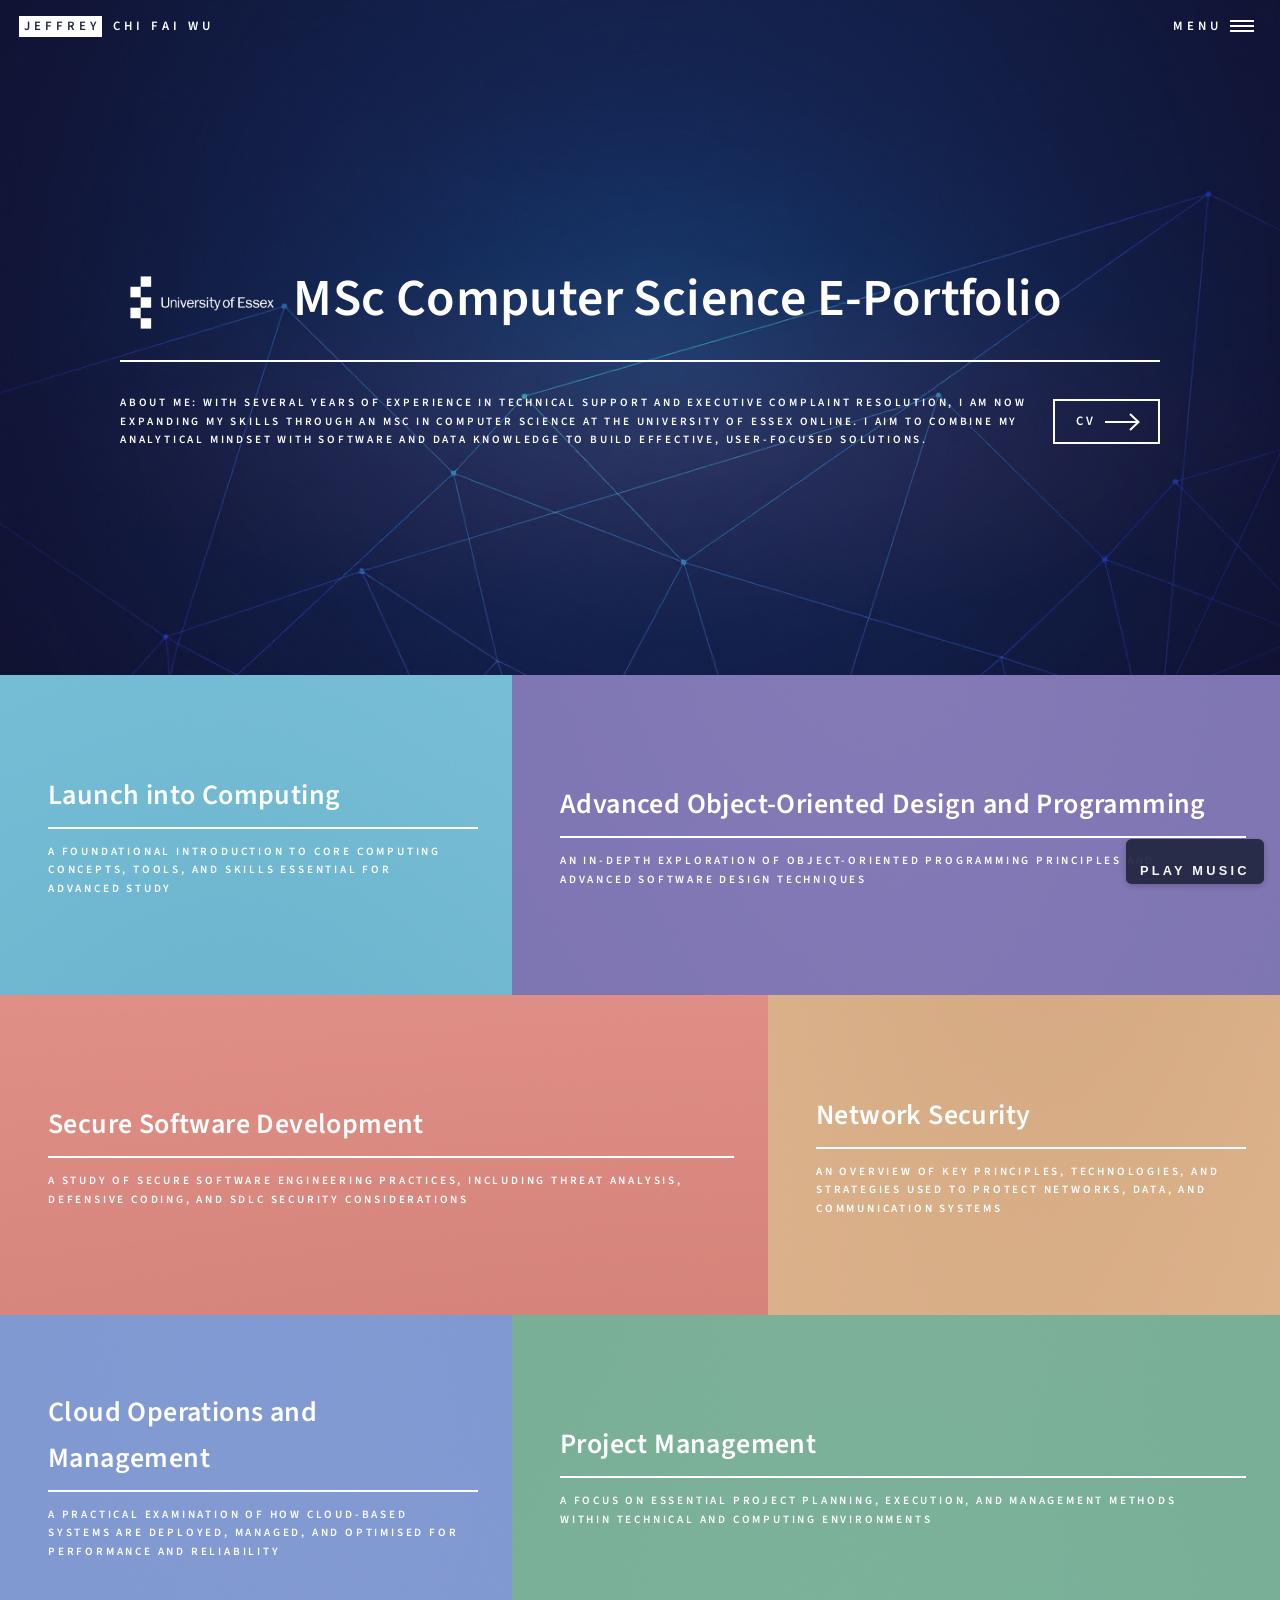
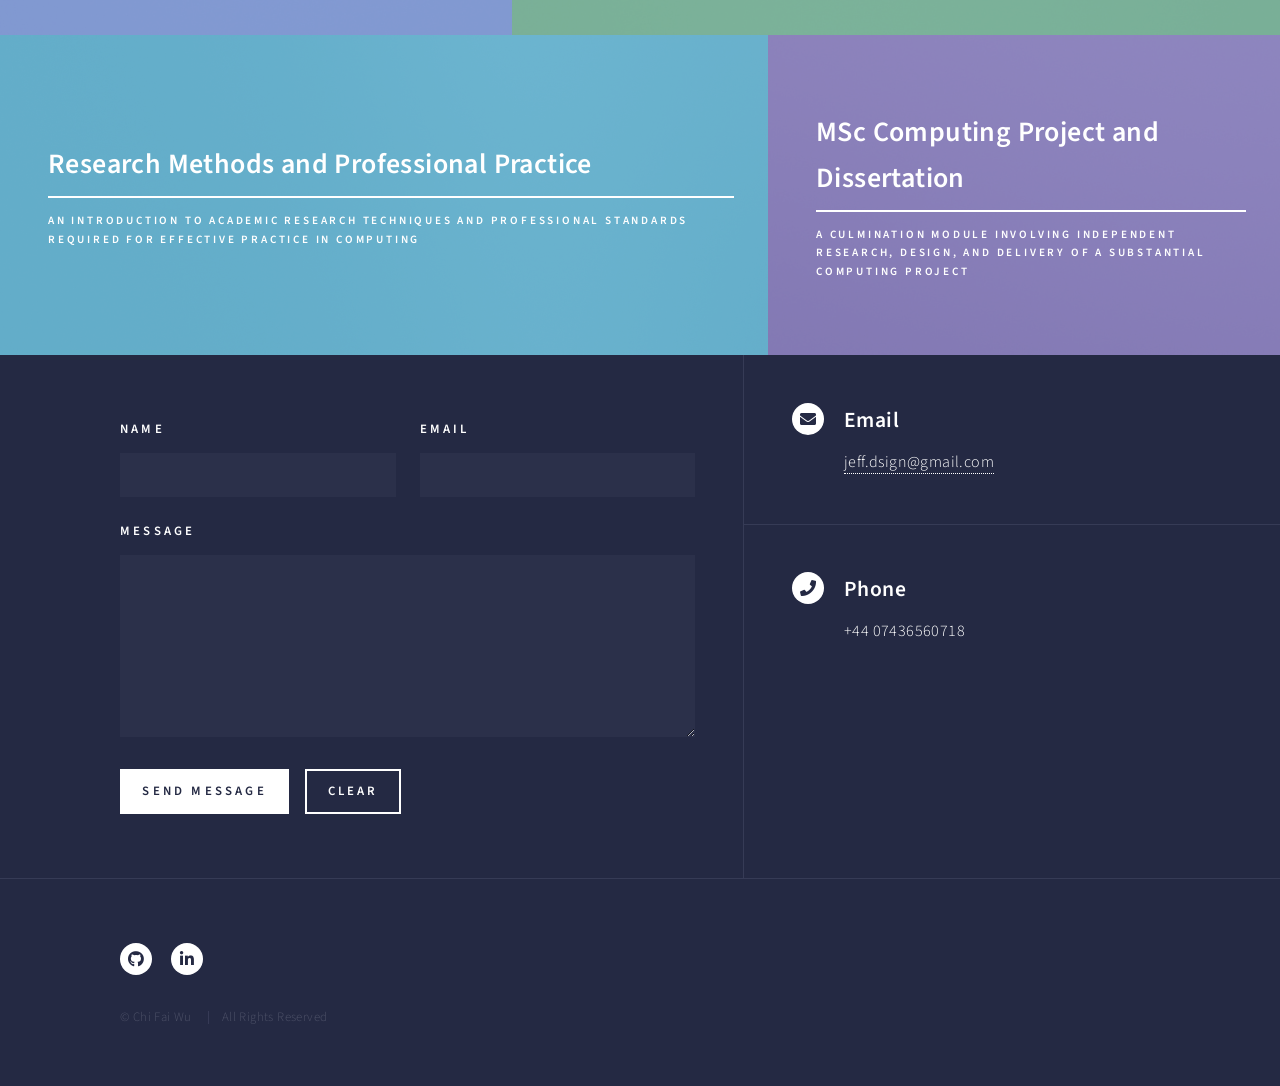
<file: index.html>
<!DOCTYPE HTML>
<!--
	Forty by HTML5 UP
	html5up.net | @ajlkn
	Free for personal and commercial use under the CCA 3.0 license (html5up.net/license)
-->
<html>

<head>
	<title>Chi Fai Wu (Jeffrey)</title>
	<meta charset="utf-8" />
	<meta name="viewport" content="width=device-width, initial-scale=1, user-scalable=no" />
	<link rel="stylesheet" href="assets/css/main.css" />
	<noscript>
		<link rel="stylesheet" href="assets/css/noscript.css" />
	</noscript>
</head>

<body class="is-preload">

	<!-- Wrapper -->
	<div id="wrapper">

		<!-- Header -->
		<header id="header" class="alt">
			<a href="index.html" class="logo"><strong>Jeffrey</strong> <span>Chi Fai Wu</span></a>
			<nav>
				<a href="#menu">Menu</a>
			</nav>
		</header>

		<!-- Menu -->
		<nav id="menu">
			<ul class="links">
				<li><a href="index.html">Home</a></li>
				<li><a href="oop_landing.html">OOP Units</a></li>
				<li><a href="cloud_landing.html">Cloud Units</a></li>

			</ul>

		</nav>

		<!-- Banner -->
		<section id="banner" class="major">
			<div class="inner">
				<header class="major">
					<h1><img src="images/essex-logo.png" alt="University of Essex" class="essex-logo" />MSc Computer
						Science E-Portfolio</h1>
				</header>
				<div class="content">
					<p>About me: With several years of experience in technical support and executive complaint
						resolution, I am now expanding my skills through an MSc in Computer Science at the University of
						Essex Online. I aim to combine my analytical mindset with software and data knowledge to build
						effective, user-focused solutions.</p>
					<ul class="actions">
						<li><a href="https://www.linkedin.com/in/jeffrey-wu-profile" class="button next" target="_blank"
								rel="noopener noreferrer">CV</a></li>
					</ul>
				</div>
			</div>
		</section>

		<!-- Main -->
		<div id="main">

			<!-- One -->
			<section id="one" class="tiles">
				<article>
					<span class="image">
						<img src="images/pic01.jpg" alt="" />
					</span>
					<header class="major">
						<h3>Launch into Computing</h3>
						<p>A foundational introduction to core computing concepts, tools, and skills essential for
							advanced study</p>
					</header>
				</article>
				<article>
					<span class="image">
						<img src="images/pic02.jpg" alt="" />
					</span>
					<header class="major">
						<h3><a href="oop_landing.html" class="link">Advanced Object-Oriented Design and Programming</a>
						</h3>
						<p>An in-depth exploration of object-oriented programming principles and advanced software
							design techniques</p>
					</header>
				</article>
				<article>
					<span class="image">
						<img src="images/pic03.jpg" alt="" />
					</span>
					<header class="major">
						<h3>Secure Software Development</h3>
						<p>A study of secure software engineering practices, including threat analysis, defensive
							coding, and SDLC security considerations</p>
					</header>
				</article>
				<article>
					<span class="image">
						<img src="images/pic04.jpg" alt="" />
					</span>
					<header class="major">
						<h3>Network Security</h3>
						<p>An overview of key principles, technologies, and strategies used to protect networks, data,
							and communication systems</p>
					</header>
				</article>
				<article>
					<span class="image">
						<img src="images/pic05.jpg" alt="" />
					</span>
					<header class="major">
						<h3><a href="cloud_landing.html" class="link">Cloud Operations and Management</a>
						</h3>
						<p>A practical examination of how cloud-based systems are deployed, managed, and optimised for
							performance and reliability</p>
					</header>
				</article>
				<article>
					<span class="image">
						<img src="images/pic06.jpg" alt="" />
					</span>
					<header class="major">
						<h3>Project Management</h3>
						<p>A focus on essential project planning, execution, and management methods within technical and
							computing environments</p>
					</header>
				</article>
				<article>
					<span class="image">
						<img src="images/pic07.jpg" alt="" />
					</span>
					<header class="major">
						<h3>Research Methods and Professional Practice</h3>
						<p>An introduction to academic research techniques and professional standards required for
							effective practice in computing</p>
					</header>
				</article>
				<article>
					<span class="image">
						<img src="images/pic08.jpg" alt="" />
					</span>
					<header class="major">
						<h3>MSc Computing Project and Dissertation</h3>
						<p>A culmination module involving independent research, design, and delivery of a substantial
							computing project</p>
					</header>
				</article>
			</section>


		</div>

		<!-- Contact -->
		<section id="contact">
			<div class="inner">
				<section>
					<form method="post" action="#">
						<div class="fields">
							<div class="field half">
								<label for="name">Name</label>
								<input type="text" name="name" id="name" />
							</div>
							<div class="field half">
								<label for="email">Email</label>
								<input type="text" name="email" id="email" />
							</div>
							<div class="field">
								<label for="message">Message</label>
								<textarea name="message" id="message" rows="6"></textarea>
							</div>
						</div>
						<ul class="actions">
							<li><input type="submit" value="Send Message" class="primary" /></li>
							<li><input type="reset" value="Clear" /></li>
						</ul>
					</form>
				</section>
				<section class="split">
					<section>
						<div class="contact-method">
							<span class="icon solid alt fa-envelope"></span>
							<h3>Email</h3>
							<a href="#">jeff.dsign@gmail.com</a>
						</div>
					</section>
					<section>
						<div class="contact-method">
							<span class="icon solid alt fa-phone"></span>
							<h3>Phone</h3>
							<span>+44 07436560718</span>
						</div>
					</section>

				</section>
			</div>
		</section>

		<!-- Footer -->
		<footer id="footer">
			<div class="inner">
				<ul class="icons">

					<li><a href="https://github.com/jeffreywu2025/" class="icon brands alt fa-github"><span
								class="label">GitHub</span></a></li>
					<li><a href="https://www.linkedin.com/in/jeffrey-wu-profile"
							class="icon brands alt fa-linkedin-in"><span class="label">LinkedIn</span></a></li>
				</ul>
				<ul class="copyright">
					<li>&copy; Chi Fai Wu</li>
					<li>All Rights Reserved </li>
				</ul>
			</div>
		</footer>

	</div>

	<!-- Scripts -->
	<script src="assets/js/jquery.min.js"></script>
	<script src="assets/js/jquery.scrolly.min.js"></script>
	<script src="assets/js/jquery.scrollex.min.js"></script>
	<script src="assets/js/browser.min.js"></script>
	<script src="assets/js/breakpoints.min.js"></script>
	<script src="assets/js/util.js"></script>
	<script src="assets/js/main.js"></script>

	<!-- Background audio: face-the-future.mp3 (in `audios/`) -->
	<audio id="bg-audio" src="audios/face-the-future.mp3" loop preload="none"></audio>

	<!-- Small floating play/pause control for background audio -->
	<button id="audio-toggle" aria-pressed="false" title="Play / Pause background music"
		style="position:fixed;right:1rem;bottom:1rem;z-index:9999;background:#242943;color:#fff;border:0;padding:0.6rem 0.9rem;border-radius:0.35rem;box-shadow:0 2px 6px rgba(0,0,0,0.2);opacity:0.95;">Play
		music</button>

	<script>
		(function () {
			var audio = document.getElementById('bg-audio');
			var btn = document.getElementById('audio-toggle');

			// Default lower volume
			try { audio.volume = 0.15; } catch (e) { }

			function updateButton() {
				if (!audio) return;
				btn.textContent = audio.paused ? 'Play music' : 'Pause music';
				btn.setAttribute('aria-pressed', (!audio.paused).toString());
			}

			btn.addEventListener('click', function (e) {
				e.preventDefault();
				if (audio.paused) {
					audio.play().then(updateButton).catch(function () { updateButton(); });
				} else {
					audio.pause();
					updateButton();
				}
			});

			// Try to autoplay; browsers may block this if user hasn't interacted.
			audio.play().then(updateButton).catch(function () {
				// Autoplay blocked — keep button so user can start playback manually.
				updateButton();
			});
		})();
	</script>

</body>

</html>
</file>
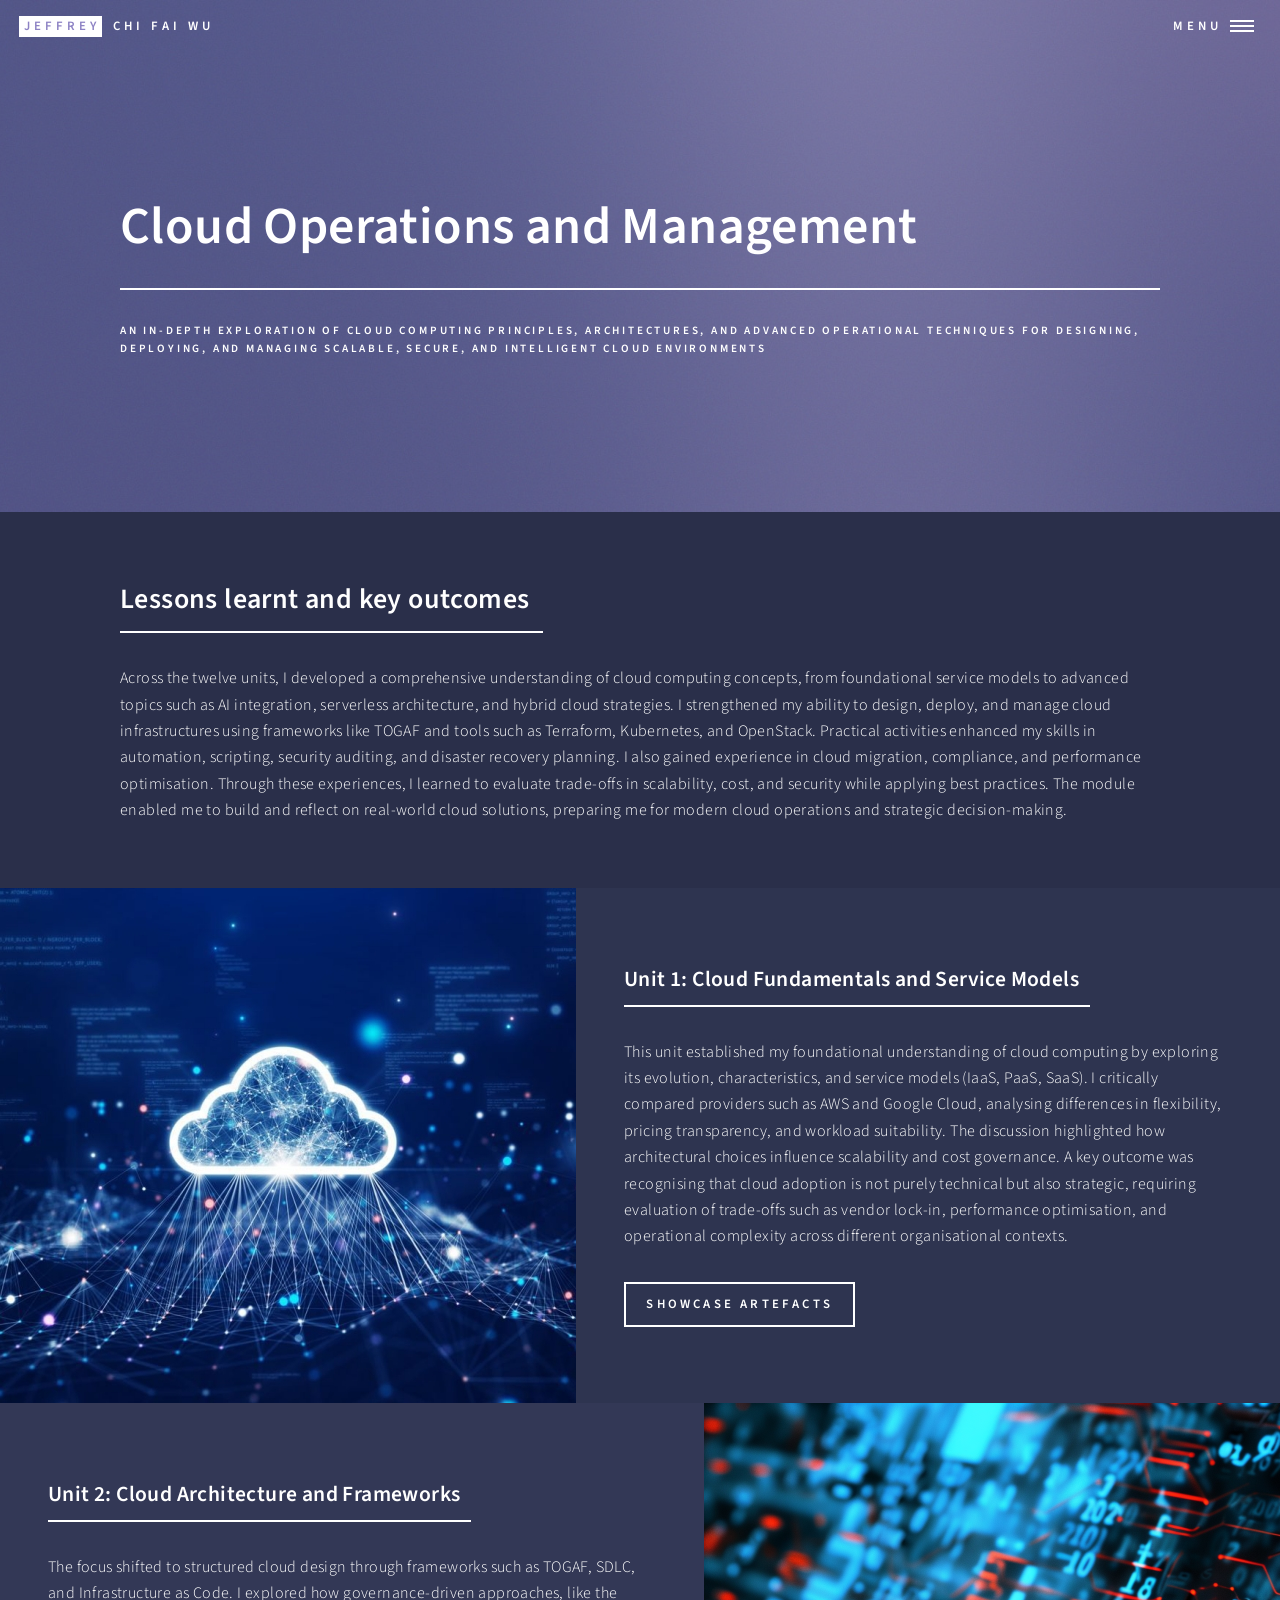
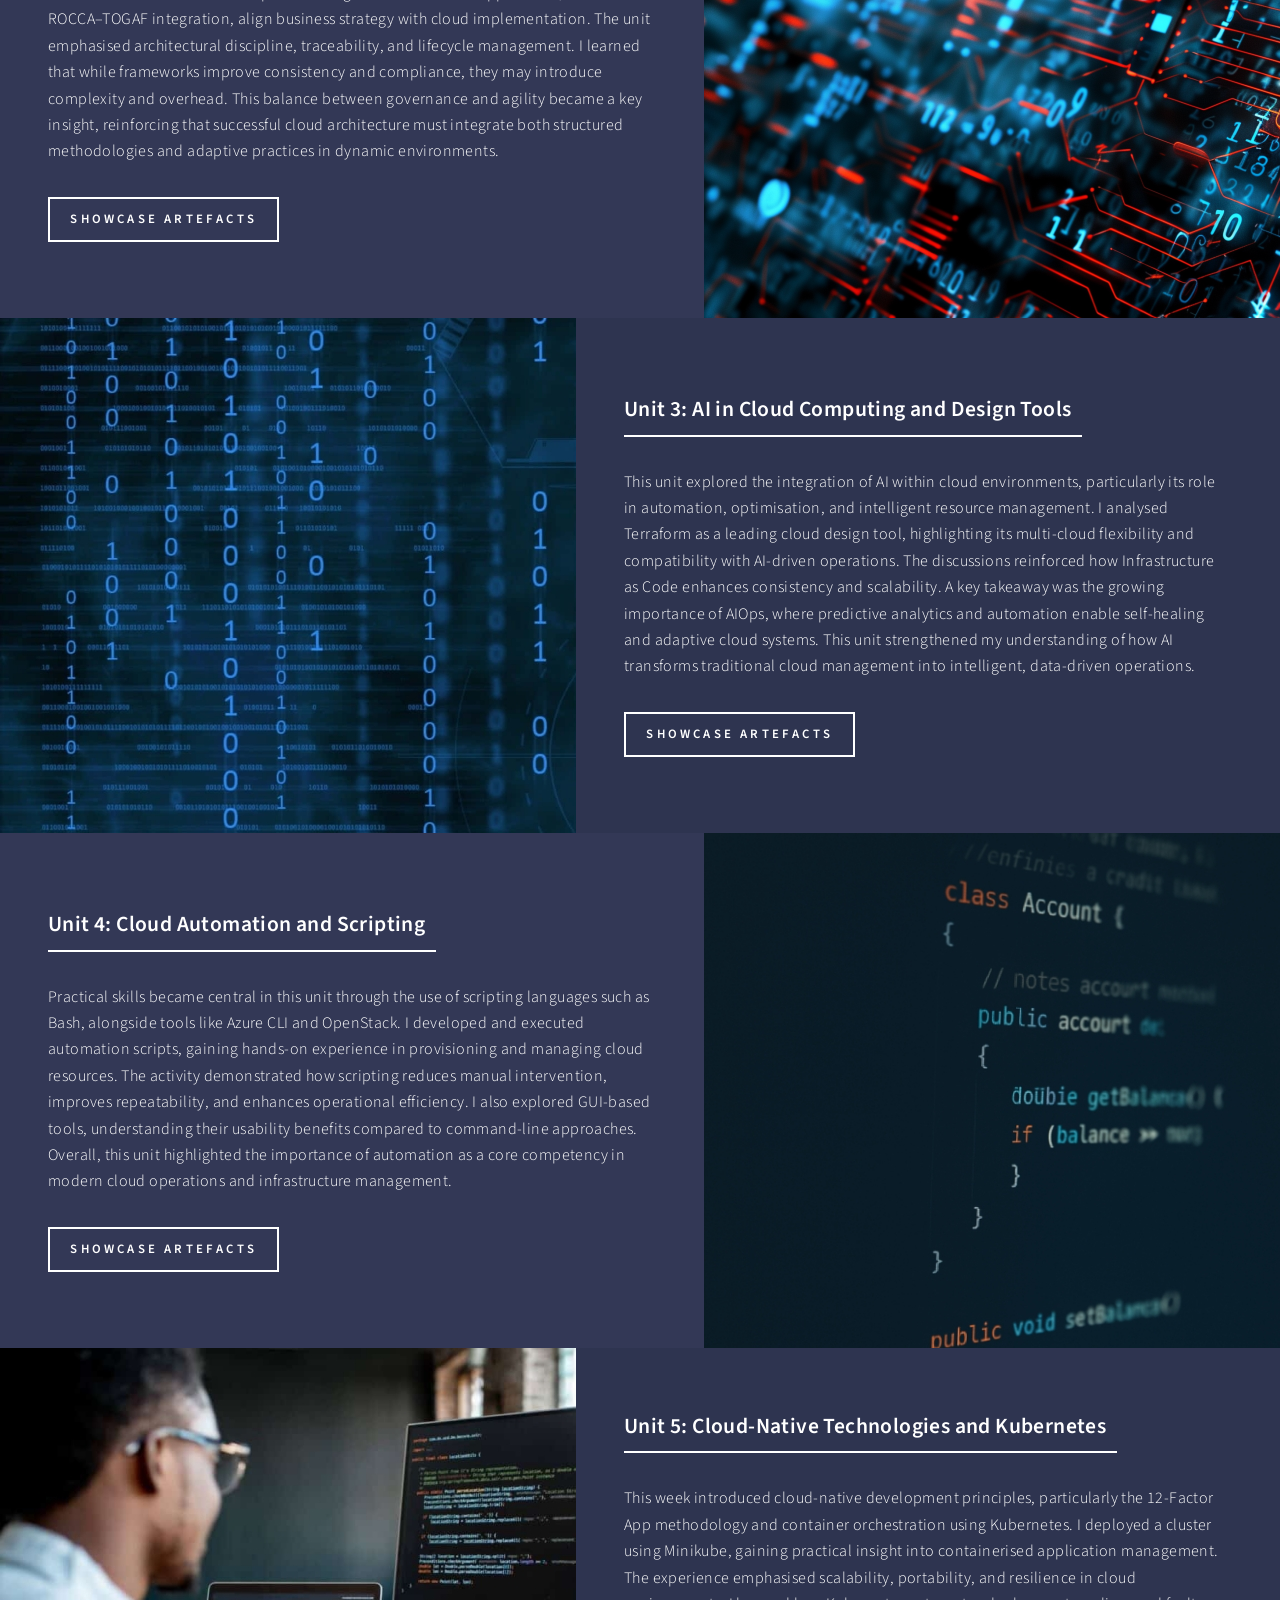
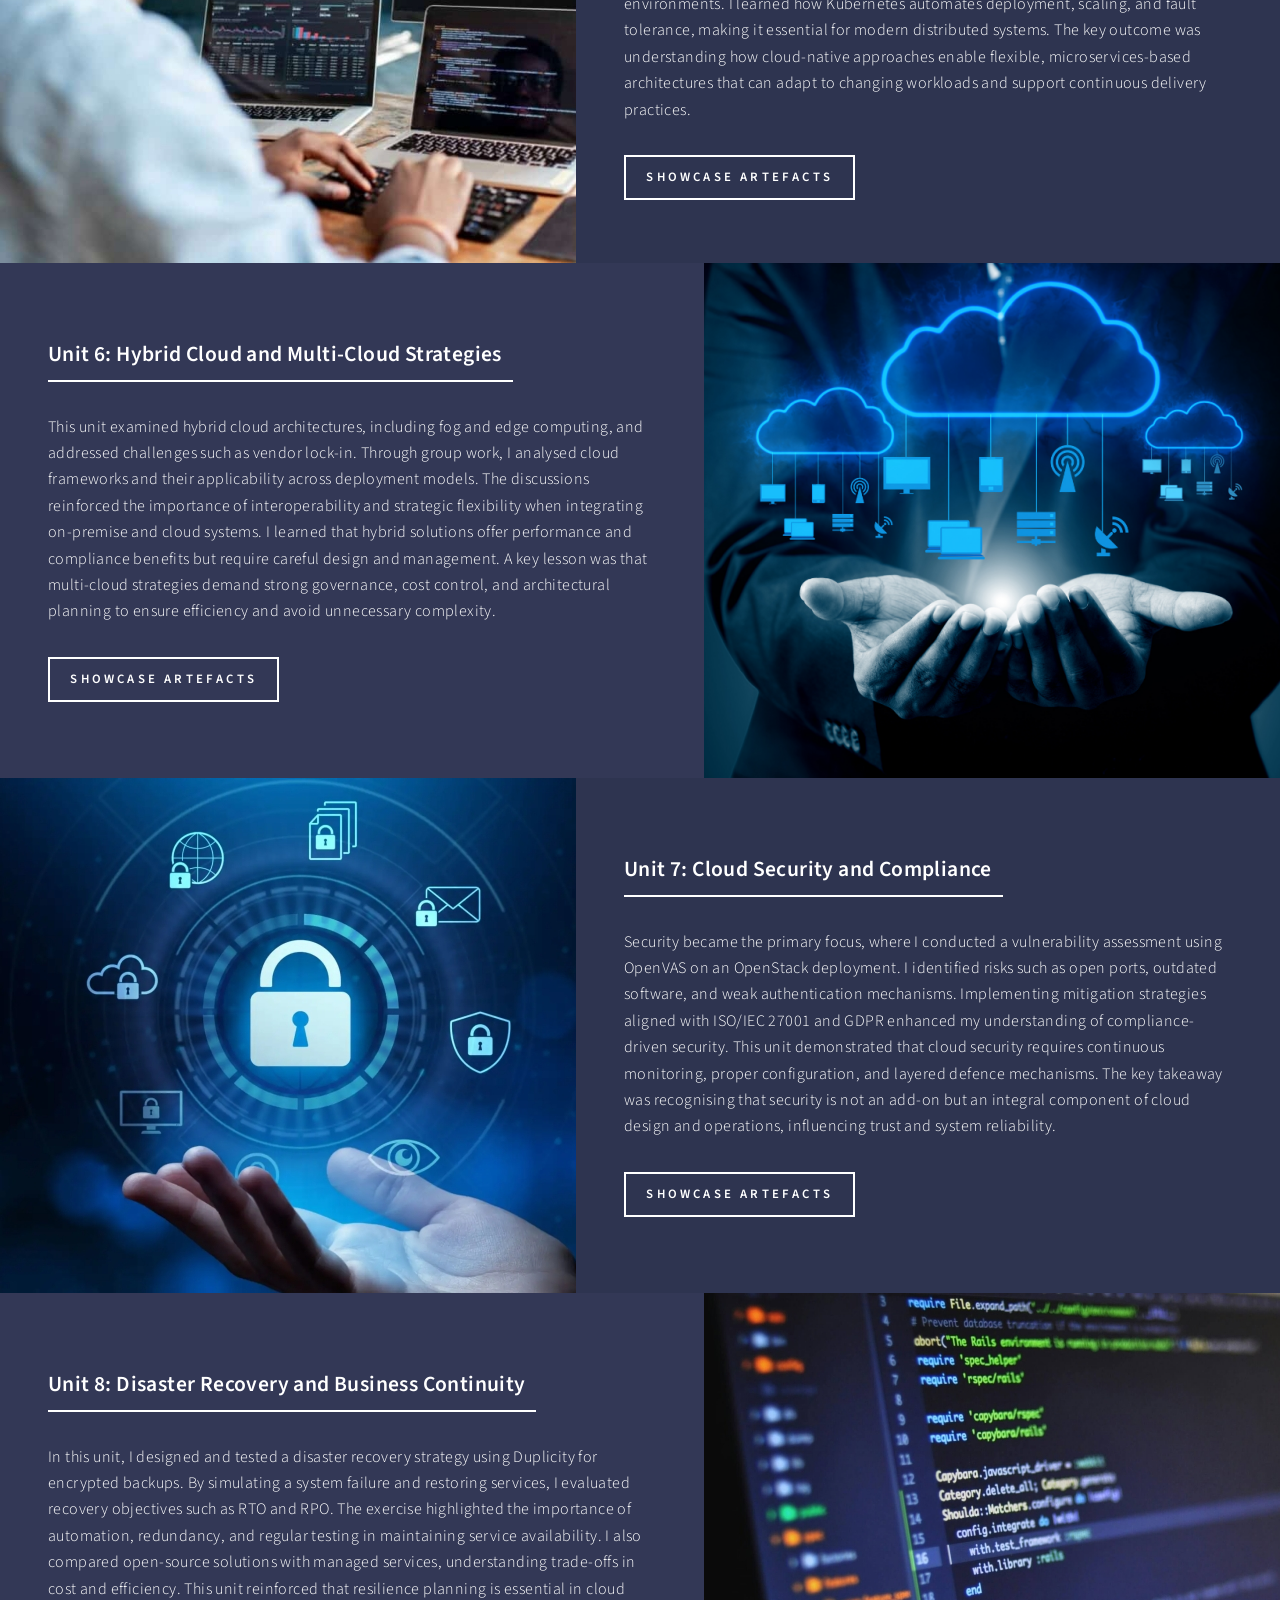
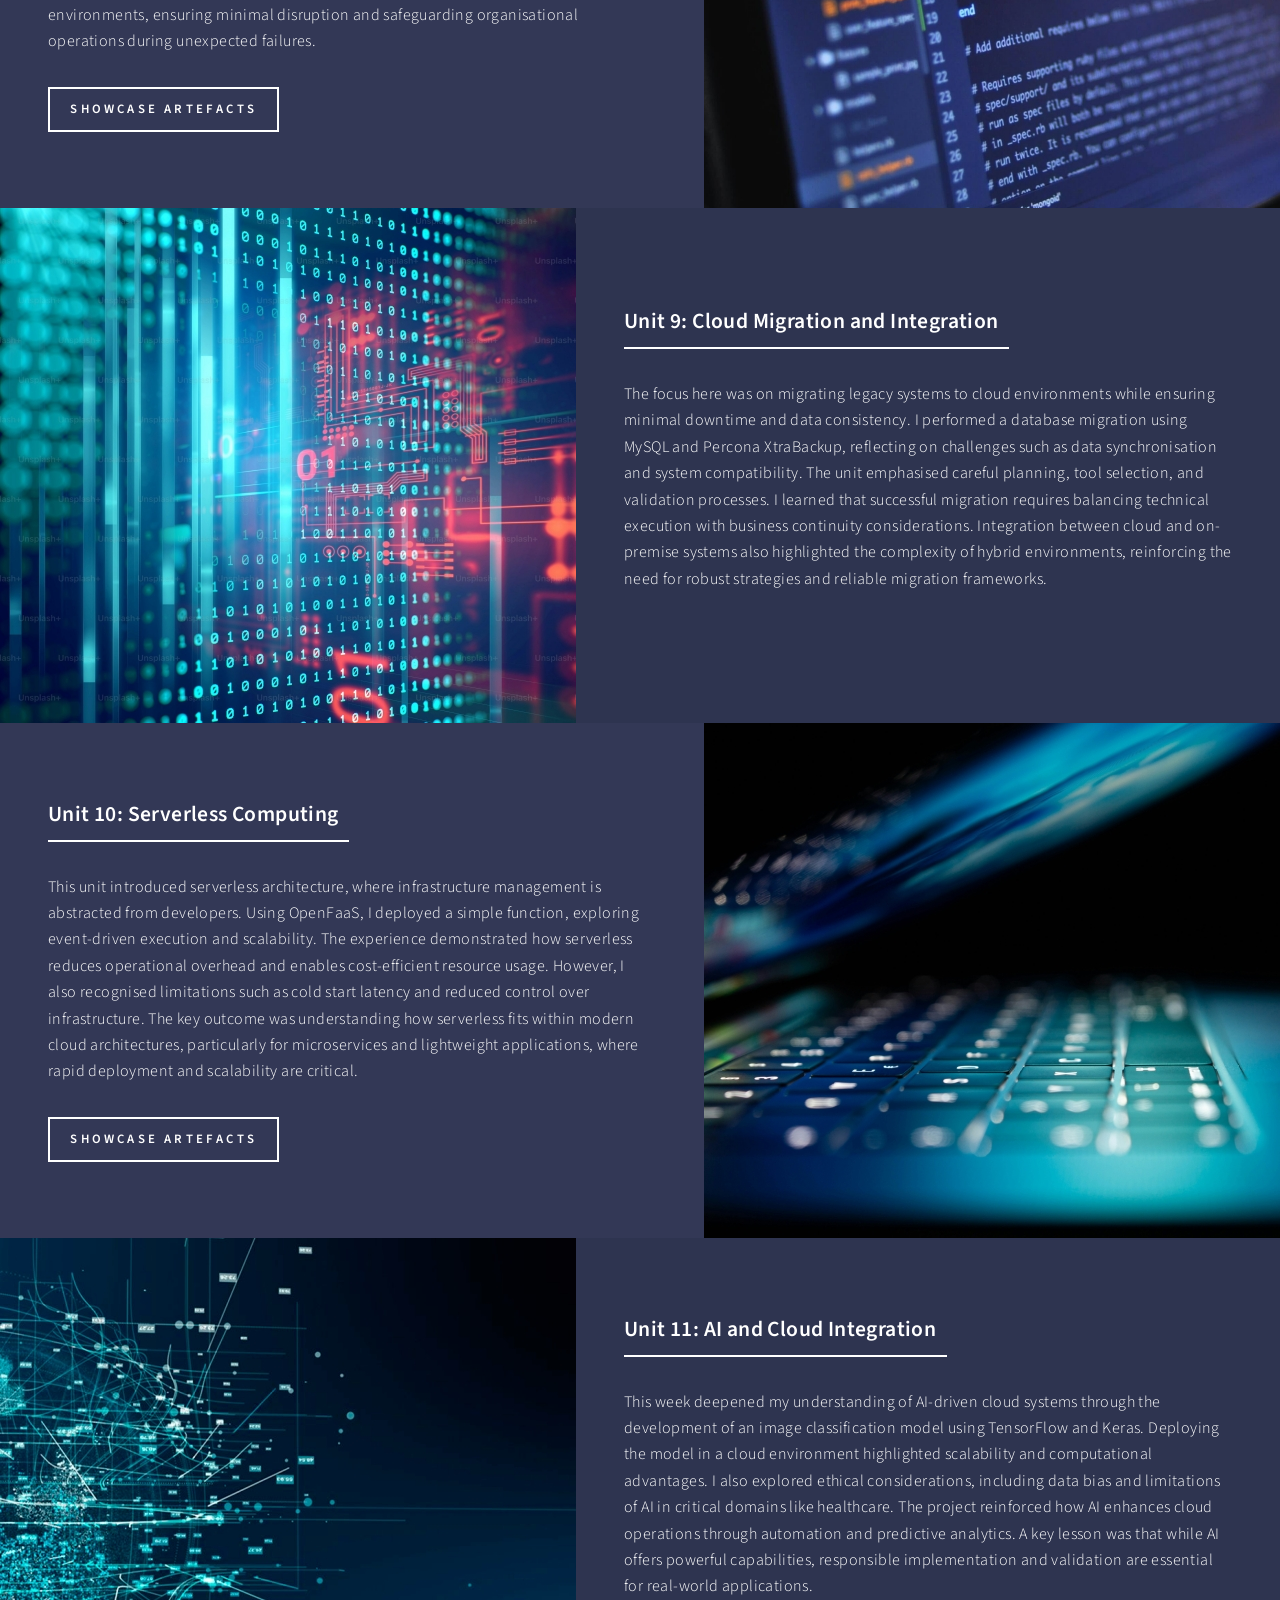
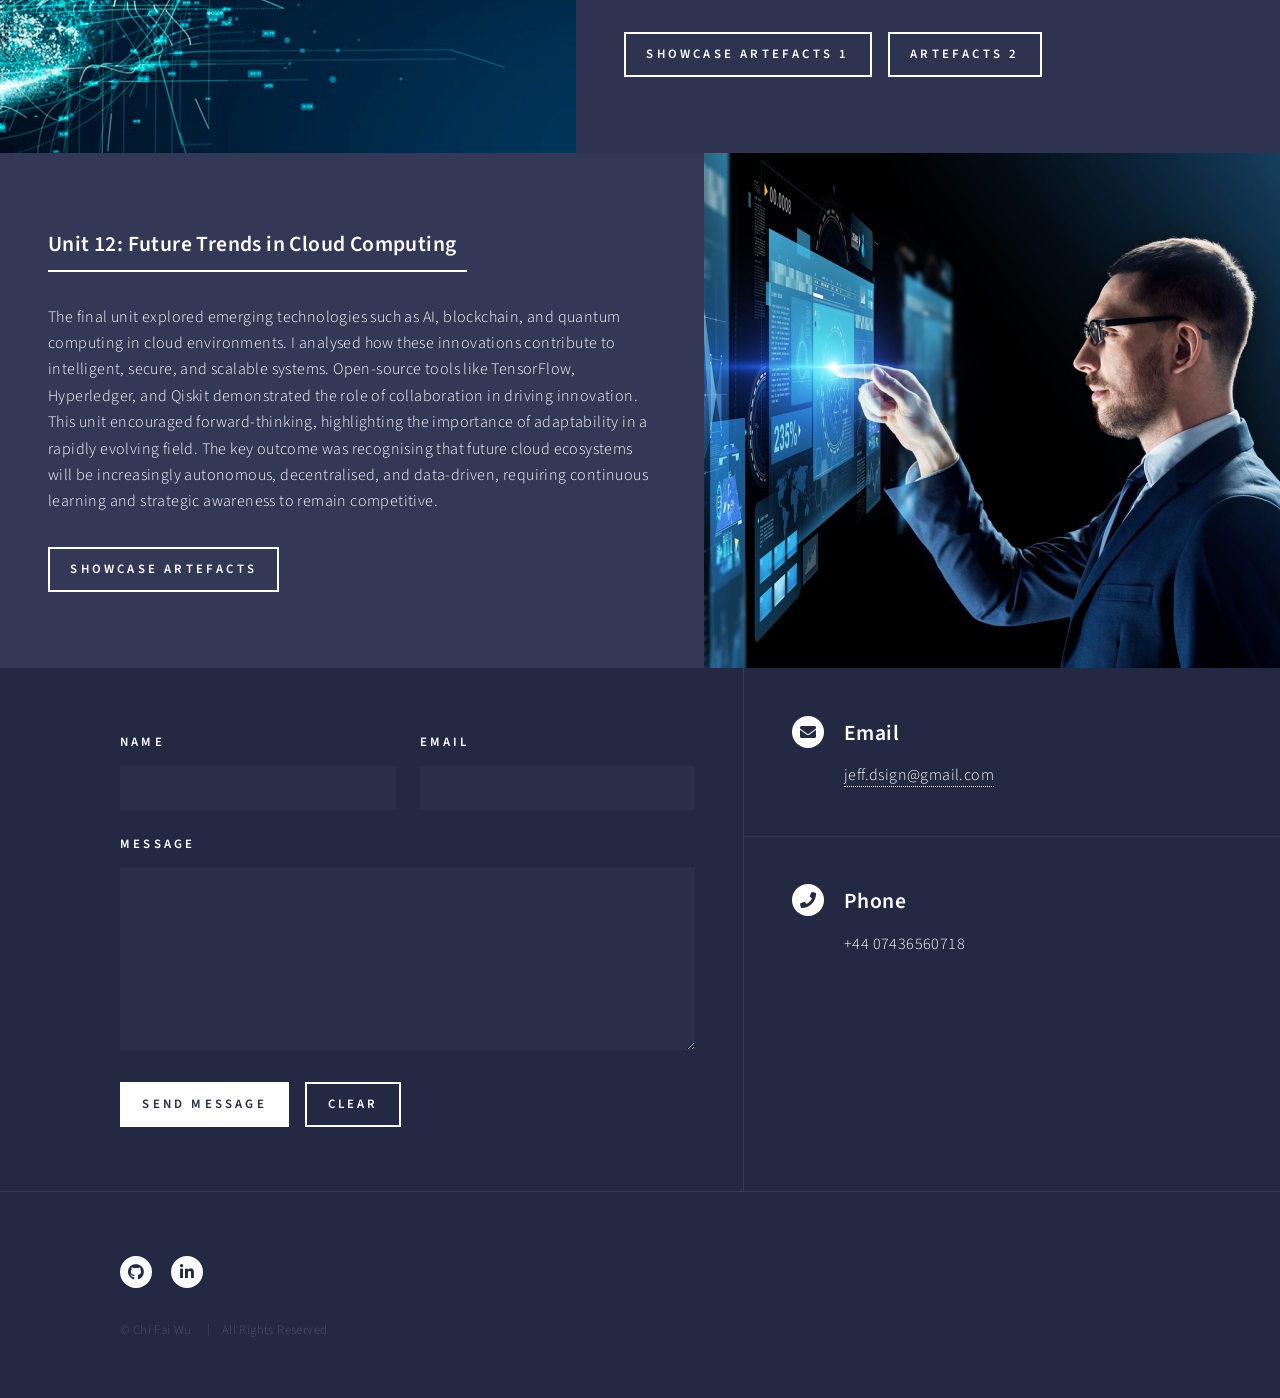
<file: cloud_landing.html>
<!DOCTYPE HTML>
<!--
	Forty by HTML5 UP
	html5up.net | @ajlkn
	Free for personal and commercial use under the CCA 3.0 license (html5up.net/license)
-->
<html>

<head>
	<title>Chi Fai Wu (Jeffrey)</title>
	<meta charset="utf-8" />
	<meta name="viewport" content="width=device-width, initial-scale=1, user-scalable=no" />
	<link rel="stylesheet" href="assets/css/main.css" />
	<noscript>
		<link rel="stylesheet" href="assets/css/noscript.css" />
	</noscript>
</head>

<body class="is-preload">

	<!-- Wrapper -->
	<div id="wrapper">

		<!-- Header -->
		<!-- Note: The "styleN" class below should match that of the banner element. -->
		<header id="header" class="alt style2">
			<a href="index.html" class="logo"><strong>Jeffrey</strong> <span>Chi Fai Wu</span></a>
			<nav>
				<a href="#menu">Menu</a>
			</nav>
		</header>

		<!-- Menu -->
		<nav id="menu">
			<ul class="links">
				<li><a href="index.html">Home</a></li>
				<li><a href="oop_landing.html">OOP Units</a></li>
				<li><a href="cloud_landing.html">Cloud Units</a></li>

			</ul>

		</nav>

		<!-- Banner -->
		<!-- Note: The "styleN" class below should match that of the header element. -->
		<section id="banner" class="style2">
			<div class="inner">
				<span class="image">
					<img src="images/pic07.jpg" alt="" />
				</span>
				<header class="major">
					<h1>Cloud Operations and Management</h1>
				</header>
				<div class="content">
					<p>An in-depth exploration of cloud computing principles, architectures, and advanced operational
						techniques for designing, deploying, and managing scalable, secure, and intelligent cloud
						environments</p>
				</div>
			</div>
		</section>

		<!-- Main -->
		<div id="main">

			<!-- One -->
			<section id="one">
				<div class="inner">
					<header class="major">
						<h2>Lessons learnt and key outcomes</h2>
					</header>
					<p>Across the twelve units, I developed a comprehensive understanding of cloud computing concepts,
						from foundational service models to advanced topics such as AI integration, serverless
						architecture, and hybrid cloud strategies. I strengthened my ability to design, deploy, and
						manage cloud infrastructures using frameworks like TOGAF and tools such as Terraform,
						Kubernetes, and OpenStack. Practical activities enhanced my skills in automation, scripting,
						security auditing, and disaster recovery planning. I also gained experience in cloud migration,
						compliance, and performance optimisation. Through these experiences, I learned to evaluate
						trade-offs in scalability, cost, and security while applying best practices. The module enabled
						me to build and reflect on real-world cloud solutions, preparing me for modern cloud operations
						and strategic decision-making.</p>
				</div>
			</section>

			<!-- Two -->
			<section id="two" class="spotlights">
				<section>

					<img src="images/cloud/pic03.jpg" alt="" data-position="center center" />

					<div class="content">
						<div class="inner">
							<header class="major">
								<h3>Unit 1: Cloud Fundamentals and Service Models</h3>
							</header>
							<p>This unit established my foundational understanding of cloud computing by exploring its
								evolution, characteristics, and service models (IaaS, PaaS, SaaS). I critically compared
								providers such as AWS and Google Cloud, analysing differences in flexibility, pricing
								transparency, and workload suitability. The discussion highlighted how architectural
								choices influence scalability and cost governance. A key outcome was recognising that
								cloud adoption is not purely technical but also strategic, requiring evaluation of
								trade-offs such as vendor lock-in, performance optimisation, and operational complexity
								across different organisational contexts.</p>
							<ul class="actions">
								<li><a href="https://github.com/jeffreywu2025/cloud/blob/main/src/unit_1/online_discussion.md"
										target="_blank" class="button">Showcase Artefacts</a></li>
							</ul>
						</div>
					</div>
				</section>
				<section>

					<img src="images/oop/pic02.png" alt="" data-position="top center" />

					<div class="content">
						<div class="inner">
							<header class="major">
								<h3>Unit 2: Cloud Architecture and Frameworks</h3>
							</header>
							<p>The focus shifted to structured cloud design through frameworks such as TOGAF, SDLC, and
								Infrastructure as Code. I explored how governance-driven approaches, like the
								ROCCA–TOGAF integration, align business strategy with cloud implementation. The unit
								emphasised architectural discipline, traceability, and lifecycle management. I learned
								that while frameworks improve consistency and compliance, they may introduce complexity
								and overhead. This balance between governance and agility became a key insight,
								reinforcing that successful cloud architecture must integrate both structured
								methodologies and adaptive practices in dynamic environments.</p>
							<ul class="actions">
								<li><a href="https://github.com/jeffreywu2025/cloud/blob/main/src/unit_2/online_discussion.md"
										target="_blank" class="button">Showcase Artefacts</a></li>
							</ul>
						</div>
					</div>
				</section>
				<section>

					<img src="images/oop/pic03.jpg" alt="" data-position="25% 25%" />

					<div class="content">
						<div class="inner">
							<header class="major">
								<h3>Unit 3: AI in Cloud Computing and Design Tools</h3>
							</header>
							<p>This unit explored the integration of AI within cloud environments, particularly its role
								in automation, optimisation, and intelligent resource management. I analysed Terraform
								as a leading cloud design tool, highlighting its multi-cloud flexibility and
								compatibility with AI-driven operations. The discussions reinforced how Infrastructure
								as Code enhances consistency and scalability. A key takeaway was the growing importance
								of AIOps, where predictive analytics and automation enable self-healing and adaptive
								cloud systems. This unit strengthened my understanding of how AI transforms traditional
								cloud management into intelligent, data-driven operations.</p>
							<ul class="actions">
								<li><a href="https://github.com/jeffreywu2025/cloud/blob/main/src/unit_3/online_discussion.md"
										target="_blank" class="button">Showcase Artefacts</a></li>
							</ul>
						</div>
					</div>
				</section>

				<section>

					<img src="images/oop/pic04.jpg" alt="" data-position="top center" />

					<div class="content">
						<div class="inner">
							<header class="major">
								<h3>Unit 4: Cloud Automation and Scripting</h3>
							</header>
							<p>Practical skills became central in this unit through the use of scripting languages such
								as Bash, alongside tools like Azure CLI and OpenStack. I developed and executed
								automation scripts, gaining hands-on experience in provisioning and managing cloud
								resources. The activity demonstrated how scripting reduces manual intervention, improves
								repeatability, and enhances operational efficiency. I also explored GUI-based tools,
								understanding their usability benefits compared to command-line approaches. Overall,
								this unit highlighted the importance of automation as a core competency in modern cloud
								operations and infrastructure management.</p>
							<ul class="actions">
								<li><a href="https://github.com/jeffreywu2025/cloud/blob/main/src/unit_4/report.md"
										target="_blank" class="button">Showcase Artefacts</a></li>
							</ul>
						</div>
					</div>
				</section>

				<section>

					<img src="images/oop/pic05.jpg" alt="" data-position="25% 25%" />

					<div class="content">
						<div class="inner">
							<header class="major">
								<h3>Unit 5: Cloud-Native Technologies and Kubernetes</h3>
							</header>
							<p>This week introduced cloud-native development principles, particularly the 12-Factor App
								methodology and container orchestration using Kubernetes. I deployed a cluster using
								Minikube, gaining practical insight into containerised application management. The
								experience emphasised scalability, portability, and resilience in cloud environments. I
								learned how Kubernetes automates deployment, scaling, and fault tolerance, making it
								essential for modern distributed systems. The key outcome was understanding how
								cloud-native approaches enable flexible, microservices-based architectures that can
								adapt to changing workloads and support continuous delivery practices.
							</p>
							<ul class="actions">
								<li><a href="https://github.com/jeffreywu2025/cloud/blob/main/src/unit_5/discussion/report.md"
										target="_blank" class="button">Showcase Artefacts</a></li>
							</ul>
						</div>
					</div>
				</section>

				<section>

					<img src="images/cloud/pic06.png" alt="" data-position="top center" />

					<div class="content">
						<div class="inner">
							<header class="major">
								<h3>Unit 6: Hybrid Cloud and Multi-Cloud Strategies</h3>
							</header>
							<p>This unit examined hybrid cloud architectures, including fog and edge computing, and
								addressed challenges such as vendor lock-in. Through group work, I analysed cloud
								frameworks and their applicability across deployment models. The discussions reinforced
								the importance of interoperability and strategic flexibility when integrating on-premise
								and cloud systems. I learned that hybrid solutions offer performance and compliance
								benefits but require careful design and management. A key lesson was that multi-cloud
								strategies demand strong governance, cost control, and architectural planning to ensure
								efficiency and avoid unnecessary complexity.</p>
							<ul class="actions">
								<li><a href="https://github.com/jeffreywu2025/cloud/blob/main/src/unit_6/group_report.md"
										target="_blank" class="button">Showcase Artefacts</a></li>
							</ul>
						</div>
					</div>
				</section>
				<section>

					<img src="images/oop/pic12.jpeg" alt="" data-position="25% 25%" />

					<div class="content">
						<div class="inner">
							<header class="major">
								<h3>Unit 7: Cloud Security and Compliance</h3>
							</header>
							<p>Security became the primary focus, where I conducted a vulnerability assessment using
								OpenVAS on an OpenStack deployment. I identified risks such as open ports, outdated
								software, and weak authentication mechanisms. Implementing mitigation strategies aligned
								with ISO/IEC 27001 and GDPR enhanced my understanding of compliance-driven security.
								This unit demonstrated that cloud security requires continuous monitoring, proper
								configuration, and layered defence mechanisms. The key takeaway was recognising that
								security is not an add-on but an integral component of cloud design and operations,
								influencing trust and system reliability.</p>
							<ul class="actions">
								<li><a href="https://github.com/jeffreywu2025/cloud/blob/main/src/unit_7/online_discussion.md"
										target="_blank" class="button">Showcase Artefacts</a></li>
							</ul>
						</div>
					</div>
				</section>

				<section>

					<img src="images/oop/pic09.jpg" alt="" data-position="top center" />

					<div class="content">
						<div class="inner">
							<header class="major">
								<h3>Unit 8: Disaster Recovery and Business Continuity</h3>
							</header>
							<p>In this unit, I designed and tested a disaster recovery strategy using Duplicity for
								encrypted backups. By simulating a system failure and restoring services, I evaluated
								recovery objectives such as RTO and RPO. The exercise highlighted the importance of
								automation, redundancy, and regular testing in maintaining service availability. I also
								compared open-source solutions with managed services, understanding trade-offs in cost
								and efficiency. This unit reinforced that resilience planning is essential in cloud
								environments, ensuring minimal disruption and safeguarding organisational operations
								during unexpected failures.</p>
							<ul class="actions">
								<li><a href="https://github.com/jeffreywu2025/cloud/blob/main/src/unit_8/online_discussion.md"
										target="_blank" class="button">Showcase Artefacts</a></li>
							</ul>
						</div>
					</div>
				</section>
				<section>

					<img src="images/oop/pic10.jpeg" alt="" data-position="25% 25%" />

					<div class="content">
						<div class="inner">
							<header class="major">
								<h3>Unit 9: Cloud Migration and Integration</h3>
							</header>
							<p>The focus here was on migrating legacy systems to cloud environments while ensuring
								minimal downtime and data consistency. I performed a database migration using MySQL and
								Percona XtraBackup, reflecting on challenges such as data synchronisation and system
								compatibility. The unit emphasised careful planning, tool selection, and validation
								processes. I learned that successful migration requires balancing technical execution
								with business continuity considerations. Integration between cloud and on-premise
								systems also highlighted the complexity of hybrid environments, reinforcing the need for
								robust strategies and reliable migration frameworks.</p>
							<ul class="actions">

							</ul>
						</div>
					</div>
				</section>

				<section>

					<img src="images/oop/pic15.jpg" alt="" data-position="top center" />

					<div class="content">
						<div class="inner">
							<header class="major">
								<h3>Unit 10: Serverless Computing</h3>
							</header>
							<p>This unit introduced serverless architecture, where infrastructure management is
								abstracted from developers. Using OpenFaaS, I deployed a simple function, exploring
								event-driven execution and scalability. The experience demonstrated how serverless
								reduces operational overhead and enables cost-efficient resource usage. However, I also
								recognised limitations such as cold start latency and reduced control over
								infrastructure. The key outcome was understanding how serverless fits within modern
								cloud architectures, particularly for microservices and lightweight applications, where
								rapid deployment and scalability are critical.</p>
							<ul class="actions">
								<li><a href="https://github.com/jeffreywu2025/cloud/blob/main/src/unit10/online_discussion.md"
										target="_blank" class="button">Showcase Artefacts</a></li>
							</ul>
						</div>
					</div>
				</section>
				<section>

					<img src="images/oop/pic08.jpg" alt="" data-position="25% 25%" />

					<div class="content">
						<div class="inner">
							<header class="major">
								<h3>Unit 11: AI and Cloud Integration</h3>
							</header>
							<p>This week deepened my understanding of AI-driven cloud systems through the development of
								an image classification model using TensorFlow and Keras. Deploying the model in a cloud
								environment highlighted scalability and computational advantages. I also explored
								ethical considerations, including data bias and limitations of AI in critical domains
								like healthcare. The project reinforced how AI enhances cloud operations through
								automation and predictive analytics. A key lesson was that while AI offers powerful
								capabilities, responsible implementation and validation are essential for real-world
								applications.</p>
							<ul class="actions">
								<li><a href="https://github.com/jeffreywu2025/cloud/blob/main/src/unit_11/activity/activity.md"
										target="_blank" class="button">Showcase Artefacts 1</a></li>
								<li><a href="https://github.com/jeffreywu2025/cloud/blob/main/src/unit_11/activity/activity2.md"
										target="_blank" class="button">Artefacts 2</a></li>
							</ul>
						</div>
					</div>
				</section>

				<section>

					<img src="images/cloud/pic02.jpg" alt="" data-position="center center" />

					<div class="content">
						<div class="inner">
							<header class="major">
								<h3>Unit 12: Future Trends in Cloud Computing</h3>
							</header>
							<p>The final unit explored emerging technologies such as AI, blockchain, and quantum
								computing in cloud environments. I analysed how these innovations contribute to
								intelligent, secure, and scalable systems. Open-source tools like TensorFlow,
								Hyperledger, and Qiskit demonstrated the role of collaboration in driving innovation.
								This unit encouraged forward-thinking, highlighting the importance of adaptability in a
								rapidly evolving field. The key outcome was recognising that future cloud ecosystems
								will be increasingly autonomous, decentralised, and data-driven, requiring continuous
								learning and strategic awareness to remain competitive.
							</p>
							<ul class="actions">
								<li><a href="https://github.com/jeffreywu2025/cloud/blob/main/src/unit_12/online_discussion.md"
										target="_blank" class="button">Showcase Artefacts</a></li>
							</ul>
						</div>
					</div>
				</section>
			</section>

		</div>

		<!-- Contact -->
		<section id="contact">
			<div class="inner">
				<section>
					<form method="post" action="#">
						<div class="fields">
							<div class="field half">
								<label for="name">Name</label>
								<input type="text" name="name" id="name" />
							</div>
							<div class="field half">
								<label for="email">Email</label>
								<input type="text" name="email" id="email" />
							</div>
							<div class="field">
								<label for="message">Message</label>
								<textarea name="message" id="message" rows="6"></textarea>
							</div>
						</div>
						<ul class="actions">
							<li><input type="submit" value="Send Message" class="primary" /></li>
							<li><input type="reset" value="Clear" /></li>
						</ul>
					</form>
				</section>
				<section class="split">
					<section>
						<div class="contact-method">
							<span class="icon solid alt fa-envelope"></span>
							<h3>Email</h3>
							<a href="#">jeff.dsign@gmail.com</a>
						</div>
					</section>
					<section>
						<div class="contact-method">
							<span class="icon solid alt fa-phone"></span>
							<h3>Phone</h3>
							<span>+44 07436560718</span>
						</div>
					</section>

				</section>
			</div>
		</section>

		<!-- Footer -->
		<footer id="footer">
			<div class="inner">
				<ul class="icons">

					<li><a href="https://github.com/jeffreywu2025/" class="icon brands alt fa-github"><span
								class="label">GitHub</span></a></li>
					<li><a href="https://www.linkedin.com/in/jeffrey-wu-profile"
							class="icon brands alt fa-linkedin-in"><span class="label">LinkedIn</span></a></li>
				</ul>
				<ul class="copyright">
					<li>&copy; Chi Fai Wu</li>
					<li>All Rights Reserved </li>
				</ul>
			</div>
		</footer>

	</div>

	<!-- Scripts -->
	<script src="assets/js/jquery.min.js"></script>
	<script src="assets/js/jquery.scrolly.min.js"></script>
	<script src="assets/js/jquery.scrollex.min.js"></script>
	<script src="assets/js/browser.min.js"></script>
	<script src="assets/js/breakpoints.min.js"></script>
	<script src="assets/js/util.js"></script>
	<script src="assets/js/main.js"></script>

</body>

</html>
</file>
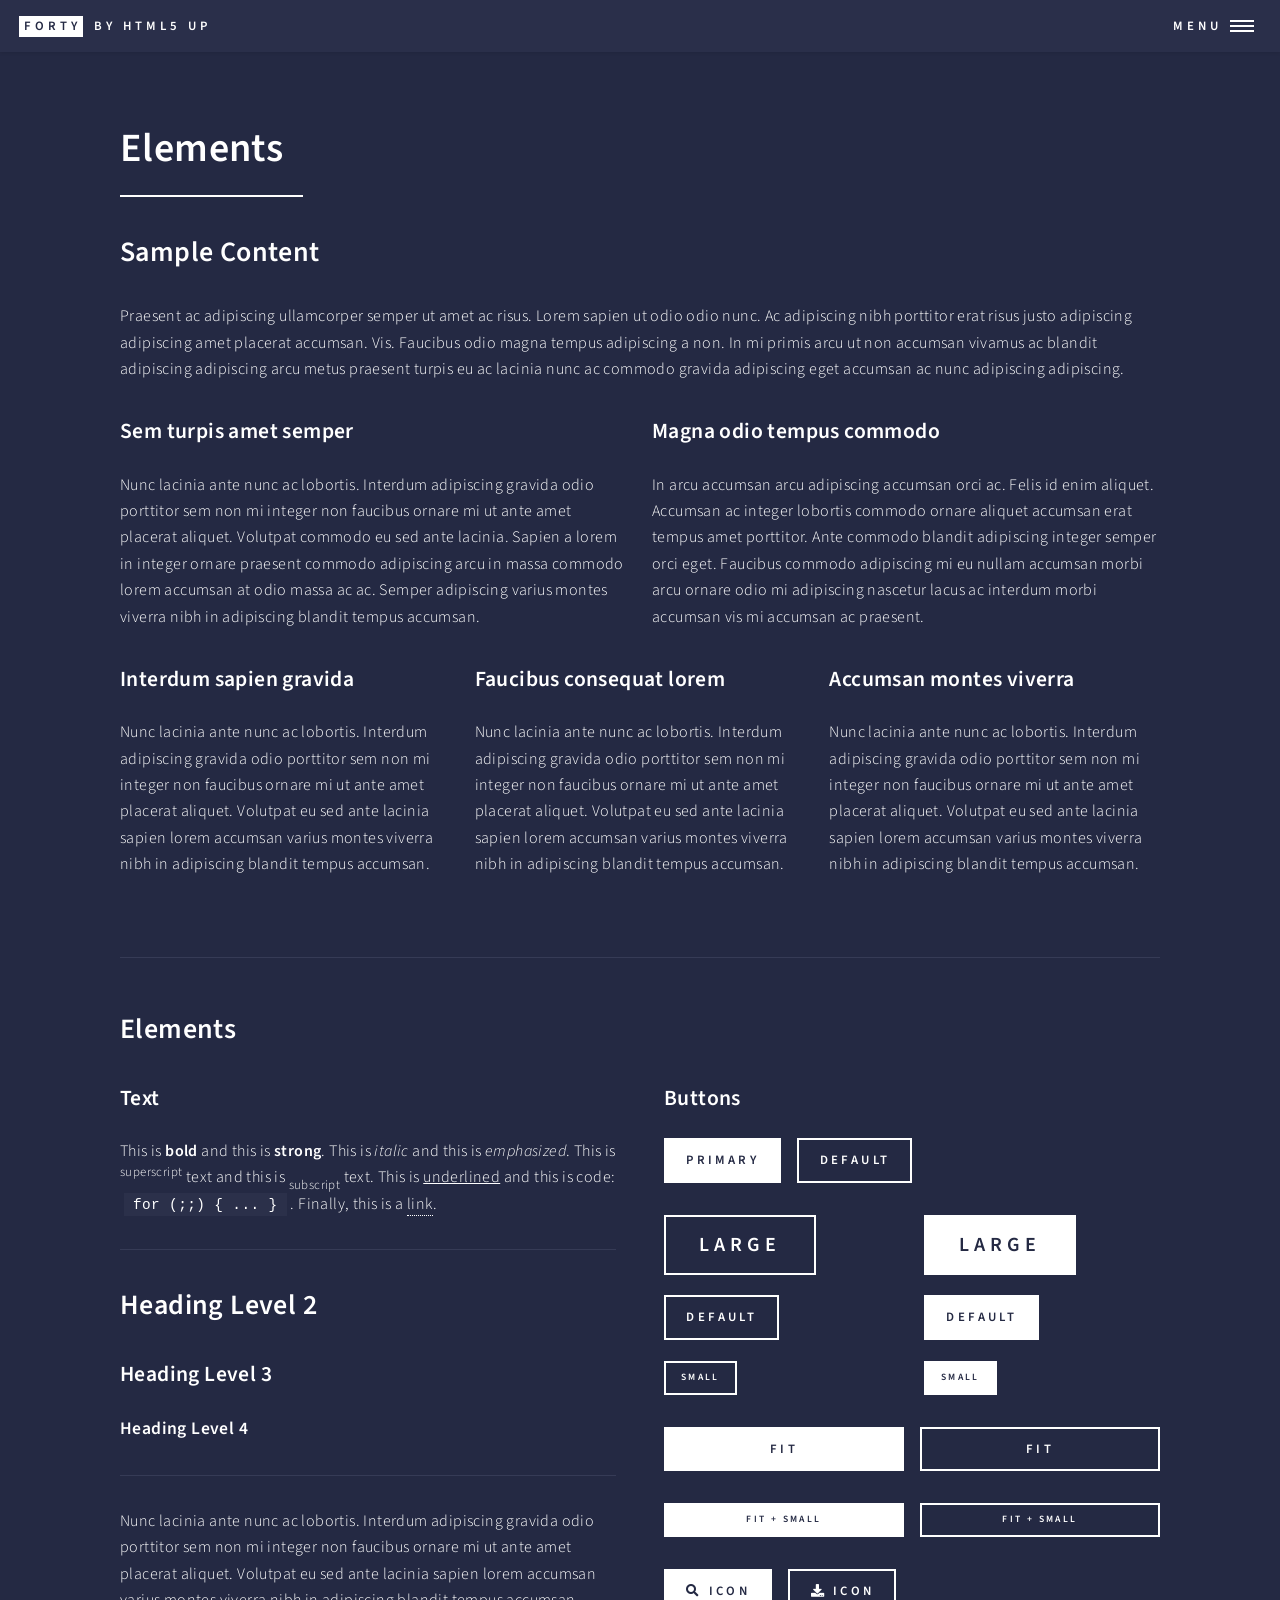
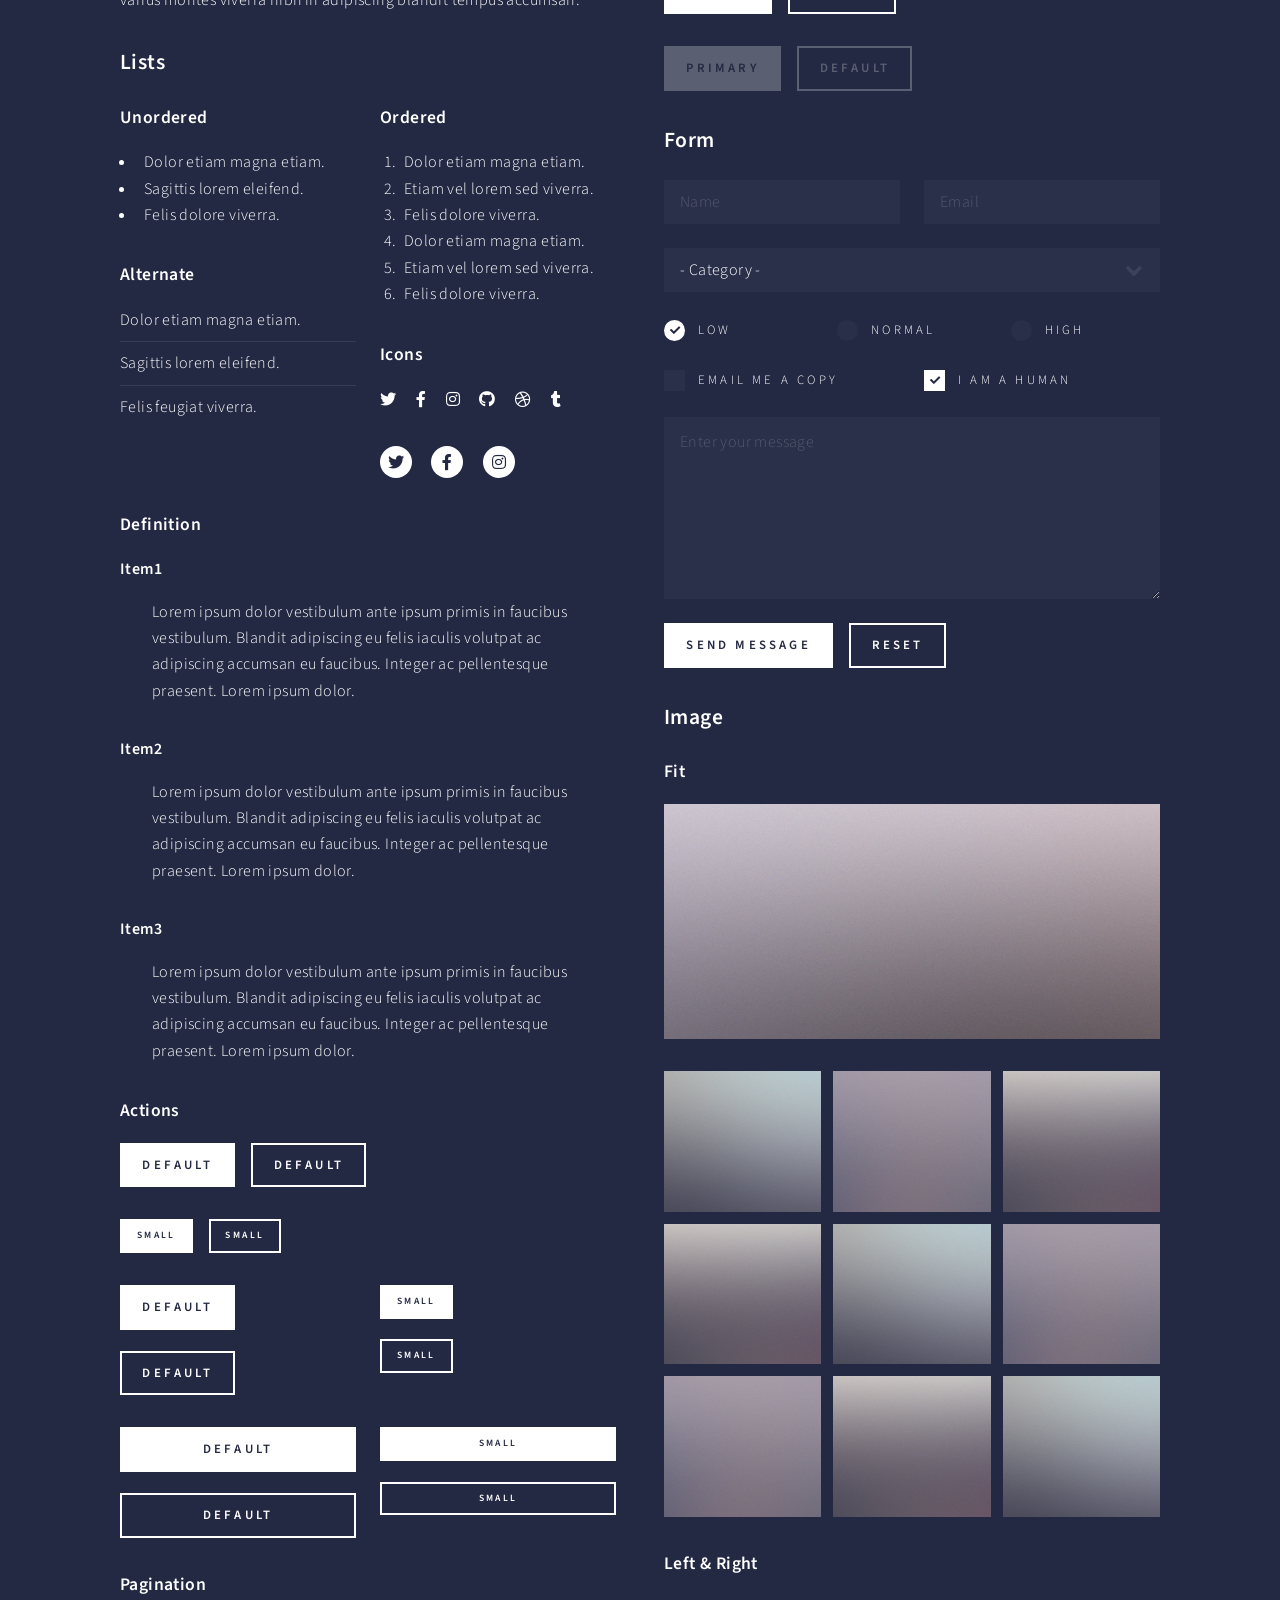
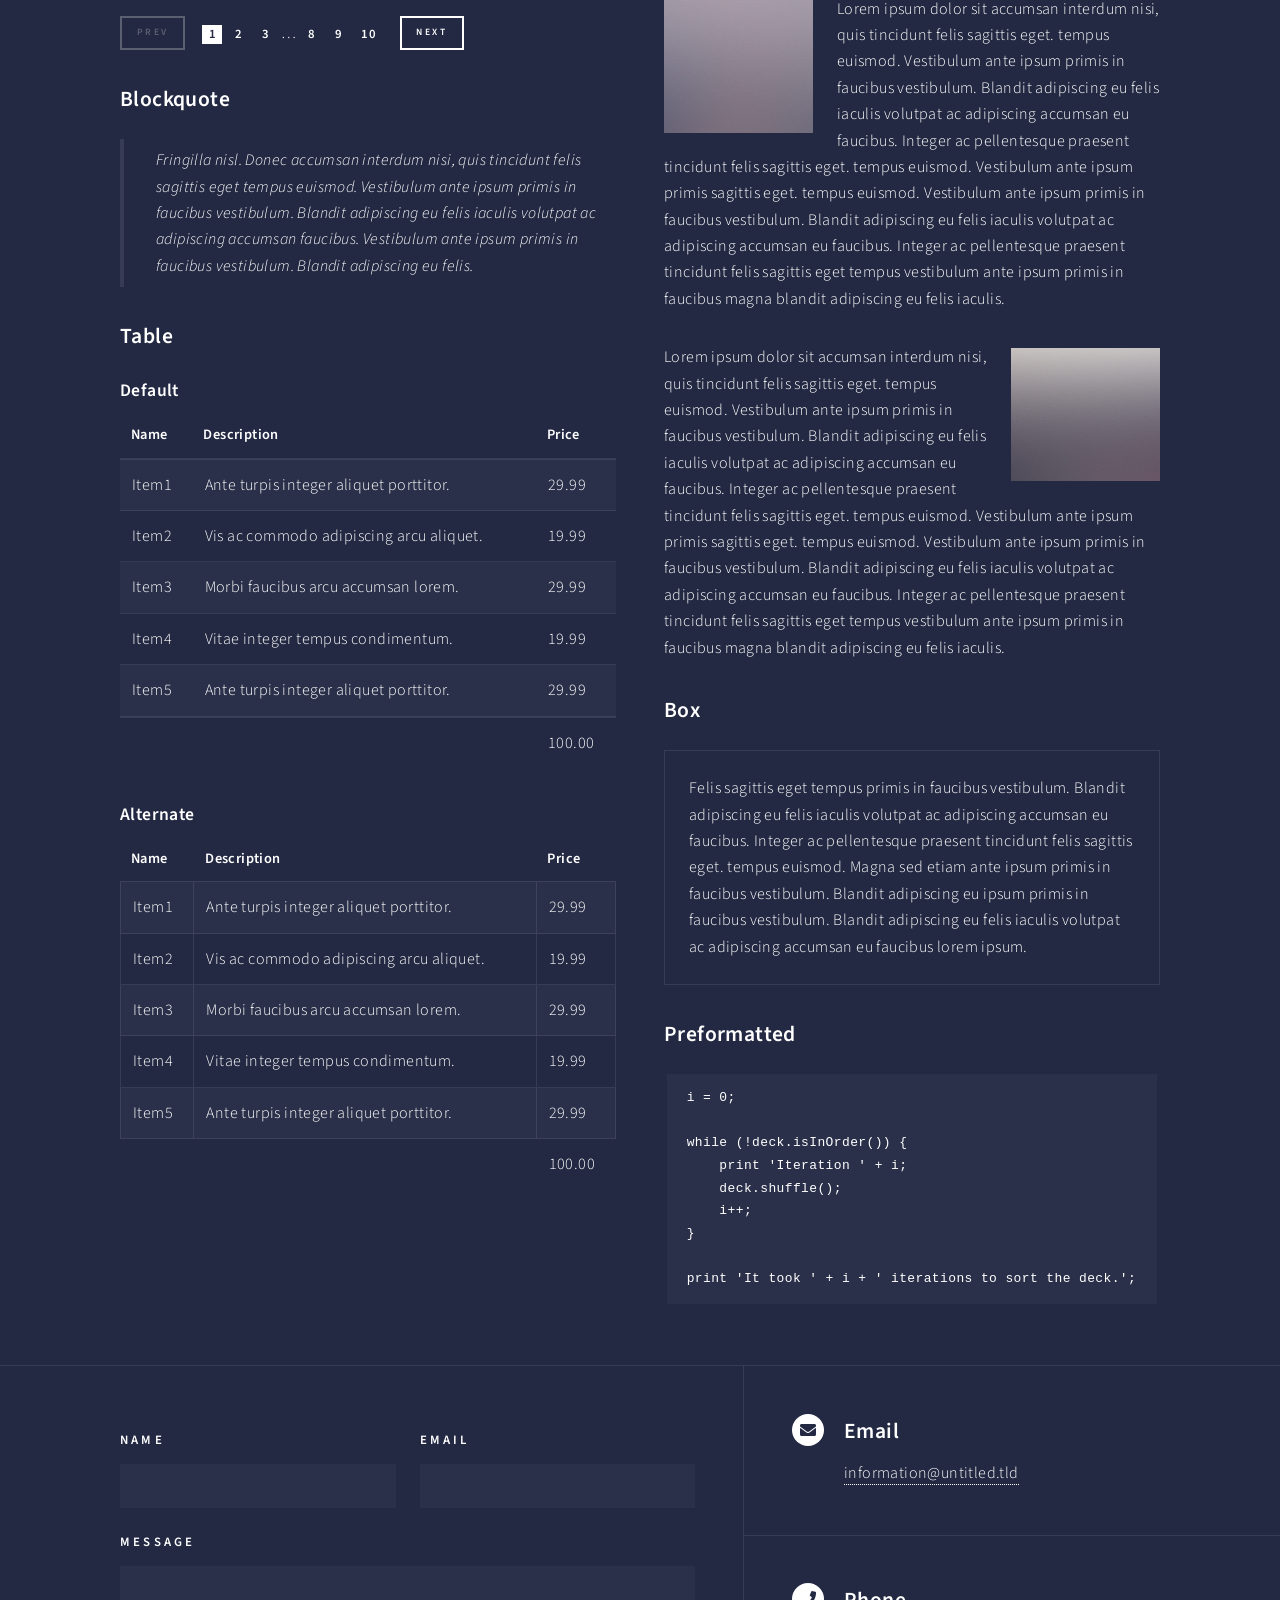
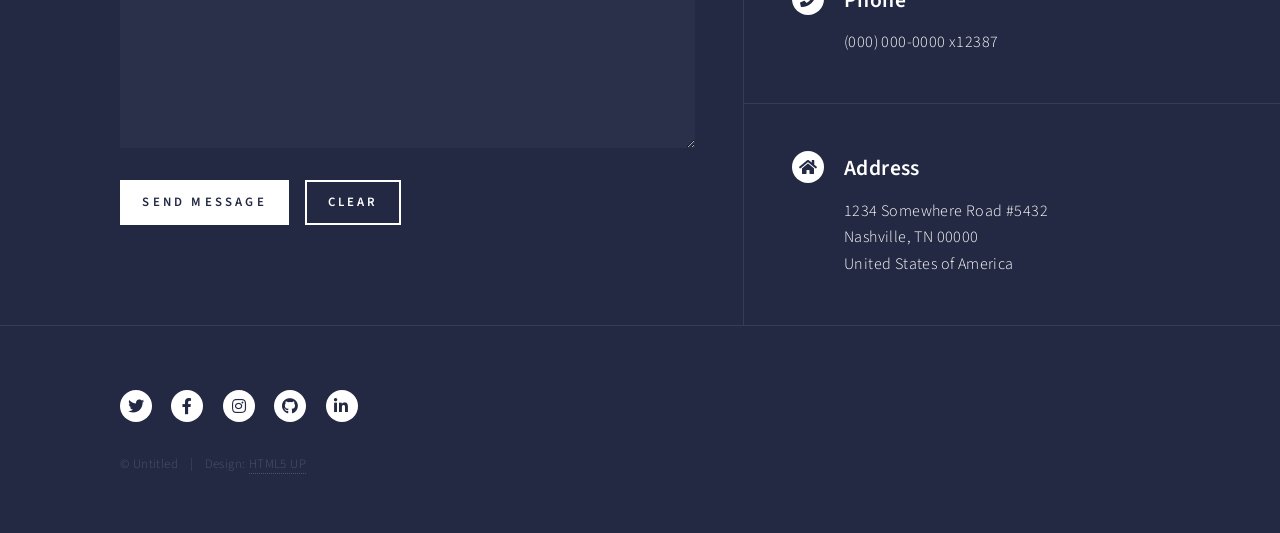
<file: elements.html>
<!DOCTYPE HTML>
<!--
	Forty by HTML5 UP
	html5up.net | @ajlkn
	Free for personal and commercial use under the CCA 3.0 license (html5up.net/license)
-->
<html>
	<head>
		<title>Elements - Forty by HTML5 UP</title>
		<meta charset="utf-8" />
		<meta name="viewport" content="width=device-width, initial-scale=1, user-scalable=no" />
		<link rel="stylesheet" href="assets/css/main.css" />
		<noscript><link rel="stylesheet" href="assets/css/noscript.css" /></noscript>
	</head>
	<body class="is-preload">

		<!-- Wrapper -->
			<div id="wrapper">

				<!-- Header -->
					<header id="header">
						<a href="index.html" class="logo"><strong>Forty</strong> <span>by HTML5 UP</span></a>
						<nav>
							<a href="#menu">Menu</a>
						</nav>
					</header>

				<!-- Menu -->
					<nav id="menu">
						<ul class="links">
							<li><a href="index.html">Home</a></li>
							<li><a href="landing.html">Landing</a></li>
							<li><a href="generic.html">Generic</a></li>
							<li><a href="elements.html">Elements</a></li>
						</ul>
						<ul class="actions stacked">
							<li><a href="#" class="button primary fit">Get Started</a></li>
							<li><a href="#" class="button fit">Log In</a></li>
						</ul>
					</nav>

				<!-- Main -->
					<div id="main" class="alt">

						<!-- One -->
							<section id="one">
								<div class="inner">
									<header class="major">
										<h1>Elements</h1>
									</header>

									<!-- Content -->
										<h2 id="content">Sample Content</h2>
										<p>Praesent ac adipiscing ullamcorper semper ut amet ac risus. Lorem sapien ut odio odio nunc. Ac adipiscing nibh porttitor erat risus justo adipiscing adipiscing amet placerat accumsan. Vis. Faucibus odio magna tempus adipiscing a non. In mi primis arcu ut non accumsan vivamus ac blandit adipiscing adipiscing arcu metus praesent turpis eu ac lacinia nunc ac commodo gravida adipiscing eget accumsan ac nunc adipiscing adipiscing.</p>
										<div class="row">
											<div class="col-6 col-12-small">
												<h3>Sem turpis amet semper</h3>
												<p>Nunc lacinia ante nunc ac lobortis. Interdum adipiscing gravida odio porttitor sem non mi integer non faucibus ornare mi ut ante amet placerat aliquet. Volutpat commodo eu sed ante lacinia. Sapien a lorem in integer ornare praesent commodo adipiscing arcu in massa commodo lorem accumsan at odio massa ac ac. Semper adipiscing varius montes viverra nibh in adipiscing blandit tempus accumsan.</p>
											</div>
											<div class="col-6 col-12-small">
												<h3>Magna odio tempus commodo</h3>
												<p>In arcu accumsan arcu adipiscing accumsan orci ac. Felis id enim aliquet. Accumsan ac integer lobortis commodo ornare aliquet accumsan erat tempus amet porttitor. Ante commodo blandit adipiscing integer semper orci eget. Faucibus commodo adipiscing mi eu nullam accumsan morbi arcu ornare odio mi adipiscing nascetur lacus ac interdum morbi accumsan vis mi accumsan ac praesent.</p>
											</div>
											<!-- Break -->
											<div class="col-4 col-12-medium">
												<h3>Interdum sapien gravida</h3>
												<p>Nunc lacinia ante nunc ac lobortis. Interdum adipiscing gravida odio porttitor sem non mi integer non faucibus ornare mi ut ante amet placerat aliquet. Volutpat eu sed ante lacinia sapien lorem accumsan varius montes viverra nibh in adipiscing blandit tempus accumsan.</p>
											</div>
											<div class="col-4 col-12-medium">
												<h3>Faucibus consequat lorem</h3>
												<p>Nunc lacinia ante nunc ac lobortis. Interdum adipiscing gravida odio porttitor sem non mi integer non faucibus ornare mi ut ante amet placerat aliquet. Volutpat eu sed ante lacinia sapien lorem accumsan varius montes viverra nibh in adipiscing blandit tempus accumsan.</p>
											</div>
											<div class="col-4 col-12-medium">
												<h3>Accumsan montes viverra</h3>
												<p>Nunc lacinia ante nunc ac lobortis. Interdum adipiscing gravida odio porttitor sem non mi integer non faucibus ornare mi ut ante amet placerat aliquet. Volutpat eu sed ante lacinia sapien lorem accumsan varius montes viverra nibh in adipiscing blandit tempus accumsan.</p>
											</div>
										</div>

									<hr class="major" />

									<!-- Elements -->
										<h2 id="elements">Elements</h2>
										<div class="row gtr-200">
											<div class="col-6 col-12-medium">

												<!-- Text stuff -->
													<h3>Text</h3>
													<p>This is <b>bold</b> and this is <strong>strong</strong>. This is <i>italic</i> and this is <em>emphasized</em>.
													This is <sup>superscript</sup> text and this is <sub>subscript</sub> text.
													This is <u>underlined</u> and this is code: <code>for (;;) { ... }</code>.
													Finally, this is a <a href="#">link</a>.</p>
													<hr />
													<h2>Heading Level 2</h2>
													<h3>Heading Level 3</h3>
													<h4>Heading Level 4</h4>
													<hr />
													<p>Nunc lacinia ante nunc ac lobortis. Interdum adipiscing gravida odio porttitor sem non mi integer non faucibus ornare mi ut ante amet placerat aliquet. Volutpat eu sed ante lacinia sapien lorem accumsan varius montes viverra nibh in adipiscing blandit tempus accumsan.</p>

												<!-- Lists -->
													<h3>Lists</h3>
													<div class="row">
														<div class="col-6 col-12-small">

															<h4>Unordered</h4>
															<ul>
																<li>Dolor etiam magna etiam.</li>
																<li>Sagittis lorem eleifend.</li>
																<li>Felis dolore viverra.</li>
															</ul>

															<h4>Alternate</h4>
															<ul class="alt">
																<li>Dolor etiam magna etiam.</li>
																<li>Sagittis lorem eleifend.</li>
																<li>Felis feugiat viverra.</li>
															</ul>

														</div>
														<div class="col-6 col-12-small">

															<h4>Ordered</h4>
															<ol>
																<li>Dolor etiam magna etiam.</li>
																<li>Etiam vel lorem sed viverra.</li>
																<li>Felis dolore viverra.</li>
																<li>Dolor etiam magna etiam.</li>
																<li>Etiam vel lorem sed viverra.</li>
																<li>Felis dolore viverra.</li>
															</ol>

															<h4>Icons</h4>
															<ul class="icons">
																<li><a href="#" class="icon brands fa-twitter"><span class="label">Twitter</span></a></li>
																<li><a href="#" class="icon brands fa-facebook-f"><span class="label">Facebook</span></a></li>
																<li><a href="#" class="icon brands fa-instagram"><span class="label">Instagram</span></a></li>
																<li><a href="#" class="icon brands fa-github"><span class="label">Github</span></a></li>
																<li><a href="#" class="icon brands fa-dribbble"><span class="label">Dribbble</span></a></li>
																<li><a href="#" class="icon brands fa-tumblr"><span class="label">Tumblr</span></a></li>
															</ul>
															<ul class="icons">
																<li><a href="#" class="icon brands alt fa-twitter"><span class="label">Twitter</span></a></li>
																<li><a href="#" class="icon brands alt fa-facebook-f"><span class="label">Facebook</span></a></li>
																<li><a href="#" class="icon brands alt fa-instagram"><span class="label">Instagram</span></a></li>
															</ul>

														</div>
													</div>
													<h4>Definition</h4>
													<dl>
														<dt>Item1</dt>
														<dd>
															<p>Lorem ipsum dolor vestibulum ante ipsum primis in faucibus vestibulum. Blandit adipiscing eu felis iaculis volutpat ac adipiscing accumsan eu faucibus. Integer ac pellentesque praesent. Lorem ipsum dolor.</p>
														</dd>
														<dt>Item2</dt>
														<dd>
															<p>Lorem ipsum dolor vestibulum ante ipsum primis in faucibus vestibulum. Blandit adipiscing eu felis iaculis volutpat ac adipiscing accumsan eu faucibus. Integer ac pellentesque praesent. Lorem ipsum dolor.</p>
														</dd>
														<dt>Item3</dt>
														<dd>
															<p>Lorem ipsum dolor vestibulum ante ipsum primis in faucibus vestibulum. Blandit adipiscing eu felis iaculis volutpat ac adipiscing accumsan eu faucibus. Integer ac pellentesque praesent. Lorem ipsum dolor.</p>
														</dd>
													</dl>

													<h4>Actions</h4>
													<ul class="actions">
														<li><a href="#" class="button primary">Default</a></li>
														<li><a href="#" class="button">Default</a></li>
													</ul>
													<ul class="actions small">
														<li><a href="#" class="button primary small">Small</a></li>
														<li><a href="#" class="button small">Small</a></li>
													</ul>
													<div class="row">
														<div class="col-6 col-12-small">
															<ul class="actions stacked">
																<li><a href="#" class="button primary">Default</a></li>
																<li><a href="#" class="button">Default</a></li>
															</ul>
														</div>
														<div class="col-6 col-12-small">
															<ul class="actions stacked">
																<li><a href="#" class="button primary small">Small</a></li>
																<li><a href="#" class="button small">Small</a></li>
															</ul>
														</div>
														<div class="col-6 col-12-small">
															<ul class="actions stacked">
																<li><a href="#" class="button primary fit">Default</a></li>
																<li><a href="#" class="button fit">Default</a></li>
															</ul>
														</div>
														<div class="col-6 col-12-small">
															<ul class="actions stacked">
																<li><a href="#" class="button primary small fit">Small</a></li>
																<li><a href="#" class="button small fit">Small</a></li>
															</ul>
														</div>
													</div>

													<h4>Pagination</h4>
													<ul class="pagination">
														<li><span class="button small disabled">Prev</span></li>
														<li><a href="#" class="page active">1</a></li>
														<li><a href="#" class="page">2</a></li>
														<li><a href="#" class="page">3</a></li>
														<li><span>&hellip;</span></li>
														<li><a href="#" class="page">8</a></li>
														<li><a href="#" class="page">9</a></li>
														<li><a href="#" class="page">10</a></li>
														<li><a href="#" class="button small">Next</a></li>
													</ul>

												<!-- Blockquote -->
													<h3>Blockquote</h3>
													<blockquote>Fringilla nisl. Donec accumsan interdum nisi, quis tincidunt felis sagittis eget tempus euismod. Vestibulum ante ipsum primis in faucibus vestibulum. Blandit adipiscing eu felis iaculis volutpat ac adipiscing accumsan faucibus. Vestibulum ante ipsum primis in faucibus vestibulum. Blandit adipiscing eu felis.</blockquote>

												<!-- Table -->
													<h3>Table</h3>

													<h4>Default</h4>
													<div class="table-wrapper">
														<table>
															<thead>
																<tr>
																	<th>Name</th>
																	<th>Description</th>
																	<th>Price</th>
																</tr>
															</thead>
															<tbody>
																<tr>
																	<td>Item1</td>
																	<td>Ante turpis integer aliquet porttitor.</td>
																	<td>29.99</td>
																</tr>
																<tr>
																	<td>Item2</td>
																	<td>Vis ac commodo adipiscing arcu aliquet.</td>
																	<td>19.99</td>
																</tr>
																<tr>
																	<td>Item3</td>
																	<td> Morbi faucibus arcu accumsan lorem.</td>
																	<td>29.99</td>
																</tr>
																<tr>
																	<td>Item4</td>
																	<td>Vitae integer tempus condimentum.</td>
																	<td>19.99</td>
																</tr>
																<tr>
																	<td>Item5</td>
																	<td>Ante turpis integer aliquet porttitor.</td>
																	<td>29.99</td>
																</tr>
															</tbody>
															<tfoot>
																<tr>
																	<td colspan="2"></td>
																	<td>100.00</td>
																</tr>
															</tfoot>
														</table>
													</div>

													<h4>Alternate</h4>
													<div class="table-wrapper">
														<table class="alt">
															<thead>
																<tr>
																	<th>Name</th>
																	<th>Description</th>
																	<th>Price</th>
																</tr>
															</thead>
															<tbody>
																<tr>
																	<td>Item1</td>
																	<td>Ante turpis integer aliquet porttitor.</td>
																	<td>29.99</td>
																</tr>
																<tr>
																	<td>Item2</td>
																	<td>Vis ac commodo adipiscing arcu aliquet.</td>
																	<td>19.99</td>
																</tr>
																<tr>
																	<td>Item3</td>
																	<td> Morbi faucibus arcu accumsan lorem.</td>
																	<td>29.99</td>
																</tr>
																<tr>
																	<td>Item4</td>
																	<td>Vitae integer tempus condimentum.</td>
																	<td>19.99</td>
																</tr>
																<tr>
																	<td>Item5</td>
																	<td>Ante turpis integer aliquet porttitor.</td>
																	<td>29.99</td>
																</tr>
															</tbody>
															<tfoot>
																<tr>
																	<td colspan="2"></td>
																	<td>100.00</td>
																</tr>
															</tfoot>
														</table>
													</div>

											</div>
											<div class="col-6 col-12-medium">

												<!-- Buttons -->
													<h3>Buttons</h3>
													<ul class="actions">
														<li><a href="#" class="button primary">Primary</a></li>
														<li><a href="#" class="button">Default</a></li>
													</ul>
													<div class="row">
														<div class="col-6 col-12-xsmall">
															<ul class="actions stacked">
																<li><a href="#" class="button large">Large</a></li>
																<li><a href="#" class="button">Default</a></li>
																<li><a href="#" class="button small">Small</a></li>
															</ul>
														</div>
														<div class="col-6 col-12-xsmall">
															<ul class="actions stacked">
																<li><a href="#" class="button primary large">Large</a></li>
																<li><a href="#" class="button primary">Default</a></li>
																<li><a href="#" class="button primary small">Small</a></li>
															</ul>
														</div>
													</div>
													<ul class="actions fit">
														<li><a href="#" class="button primary fit">Fit</a></li>
														<li><a href="#" class="button fit">Fit</a></li>
													</ul>
													<ul class="actions fit small">
														<li><a href="#" class="button primary fit small">Fit + Small</a></li>
														<li><a href="#" class="button fit small">Fit + Small</a></li>
													</ul>
													<ul class="actions">
														<li><a href="#" class="button primary icon solid fa-search">Icon</a></li>
														<li><a href="#" class="button icon solid fa-download">Icon</a></li>
													</ul>
													<ul class="actions">
														<li><span class="button primary disabled">Primary</span></li>
														<li><span class="button disabled">Default</span></li>
													</ul>

												<!-- Form -->
													<h3>Form</h3>

													<form method="post" action="#">
														<div class="row gtr-uniform">
															<div class="col-6 col-12-xsmall">
																<input type="text" name="demo-name" id="demo-name" value="" placeholder="Name" />
															</div>
															<div class="col-6 col-12-xsmall">
																<input type="email" name="demo-email" id="demo-email" value="" placeholder="Email" />
															</div>
															<!-- Break -->
															<div class="col-12">
																<select name="demo-category" id="demo-category">
																	<option value="">- Category -</option>
																	<option value="1">Manufacturing</option>
																	<option value="1">Shipping</option>
																	<option value="1">Administration</option>
																	<option value="1">Human Resources</option>
																</select>
															</div>
															<!-- Break -->
															<div class="col-4 col-12-small">
																<input type="radio" id="demo-priority-low" name="demo-priority" checked>
																<label for="demo-priority-low">Low</label>
															</div>
															<div class="col-4 col-12-small">
																<input type="radio" id="demo-priority-normal" name="demo-priority">
																<label for="demo-priority-normal">Normal</label>
															</div>
															<div class="col-4 col-12-small">
																<input type="radio" id="demo-priority-high" name="demo-priority">
																<label for="demo-priority-high">High</label>
															</div>
															<!-- Break -->
															<div class="col-6 col-12-small">
																<input type="checkbox" id="demo-copy" name="demo-copy">
																<label for="demo-copy">Email me a copy</label>
															</div>
															<div class="col-6 col-12-small">
																<input type="checkbox" id="demo-human" name="demo-human" checked>
																<label for="demo-human">I am a human</label>
															</div>
															<!-- Break -->
															<div class="col-12">
																<textarea name="demo-message" id="demo-message" placeholder="Enter your message" rows="6"></textarea>
															</div>
															<!-- Break -->
															<div class="col-12">
																<ul class="actions">
																	<li><input type="submit" value="Send Message" class="primary" /></li>
																	<li><input type="reset" value="Reset" /></li>
																</ul>
															</div>
														</div>
													</form>

												<!-- Image -->
													<h3>Image</h3>

													<h4>Fit</h4>
													<span class="image fit"><img src="images/pic03.jpg" alt="" /></span>
													<div class="box alt">
														<div class="row gtr-50 gtr-uniform">
															<div class="col-4"><span class="image fit"><img src="images/pic08.jpg" alt="" /></span></div>
															<div class="col-4"><span class="image fit"><img src="images/pic09.jpg" alt="" /></span></div>
															<div class="col-4"><span class="image fit"><img src="images/pic10.jpg" alt="" /></span></div>
															<!-- Break -->
															<div class="col-4"><span class="image fit"><img src="images/pic10.jpg" alt="" /></span></div>
															<div class="col-4"><span class="image fit"><img src="images/pic08.jpg" alt="" /></span></div>
															<div class="col-4"><span class="image fit"><img src="images/pic09.jpg" alt="" /></span></div>
															<!-- Break -->
															<div class="col-4"><span class="image fit"><img src="images/pic09.jpg" alt="" /></span></div>
															<div class="col-4"><span class="image fit"><img src="images/pic10.jpg" alt="" /></span></div>
															<div class="col-4"><span class="image fit"><img src="images/pic08.jpg" alt="" /></span></div>
														</div>
													</div>

													<h4>Left &amp; Right</h4>
													<p><span class="image left"><img src="images/pic09.jpg" alt="" /></span>Lorem ipsum dolor sit accumsan interdum nisi, quis tincidunt felis sagittis eget. tempus euismod. Vestibulum ante ipsum primis in faucibus vestibulum. Blandit adipiscing eu felis iaculis volutpat ac adipiscing accumsan eu faucibus. Integer ac pellentesque praesent tincidunt felis sagittis eget. tempus euismod. Vestibulum ante ipsum primis sagittis eget. tempus euismod. Vestibulum ante ipsum primis in faucibus vestibulum. Blandit adipiscing eu felis iaculis volutpat ac adipiscing accumsan eu faucibus. Integer ac pellentesque praesent tincidunt felis sagittis eget tempus vestibulum ante ipsum primis in faucibus magna blandit adipiscing eu felis iaculis.</p>
													<p><span class="image right"><img src="images/pic10.jpg" alt="" /></span>Lorem ipsum dolor sit accumsan interdum nisi, quis tincidunt felis sagittis eget. tempus euismod. Vestibulum ante ipsum primis in faucibus vestibulum. Blandit adipiscing eu felis iaculis volutpat ac adipiscing accumsan eu faucibus. Integer ac pellentesque praesent tincidunt felis sagittis eget. tempus euismod. Vestibulum ante ipsum primis sagittis eget. tempus euismod. Vestibulum ante ipsum primis in faucibus vestibulum. Blandit adipiscing eu felis iaculis volutpat ac adipiscing accumsan eu faucibus. Integer ac pellentesque praesent tincidunt felis sagittis eget tempus vestibulum ante ipsum primis in faucibus magna blandit adipiscing eu felis iaculis.</p>

												<!-- Box -->
													<h3>Box</h3>
													<div class="box">
														<p>Felis sagittis eget tempus primis in faucibus vestibulum. Blandit adipiscing eu felis iaculis volutpat ac adipiscing accumsan eu faucibus. Integer ac pellentesque praesent tincidunt felis sagittis eget. tempus euismod. Magna sed etiam ante ipsum primis in faucibus vestibulum. Blandit adipiscing eu ipsum primis in faucibus vestibulum. Blandit adipiscing eu felis iaculis volutpat ac adipiscing accumsan eu faucibus lorem ipsum.</p>
													</div>

												<!-- Preformatted Code -->
													<h3>Preformatted</h3>
													<pre><code>i = 0;

while (!deck.isInOrder()) {
    print 'Iteration ' + i;
    deck.shuffle();
    i++;
}

print 'It took ' + i + ' iterations to sort the deck.';
</code></pre>

											</div>
										</div>

								</div>
							</section>

					</div>

				<!-- Contact -->
					<section id="contact">
						<div class="inner">
							<section>
								<form method="post" action="#">
									<div class="fields">
										<div class="field half">
											<label for="name">Name</label>
											<input type="text" name="name" id="name" />
										</div>
										<div class="field half">
											<label for="email">Email</label>
											<input type="text" name="email" id="email" />
										</div>
										<div class="field">
											<label for="message">Message</label>
											<textarea name="message" id="message" rows="6"></textarea>
										</div>
									</div>
									<ul class="actions">
										<li><input type="submit" value="Send Message" class="primary" /></li>
										<li><input type="reset" value="Clear" /></li>
									</ul>
								</form>
							</section>
							<section class="split">
								<section>
									<div class="contact-method">
										<span class="icon solid alt fa-envelope"></span>
										<h3>Email</h3>
										<a href="#">information@untitled.tld</a>
									</div>
								</section>
								<section>
									<div class="contact-method">
										<span class="icon solid alt fa-phone"></span>
										<h3>Phone</h3>
										<span>(000) 000-0000 x12387</span>
									</div>
								</section>
								<section>
									<div class="contact-method">
										<span class="icon solid alt fa-home"></span>
										<h3>Address</h3>
										<span>1234 Somewhere Road #5432<br />
										Nashville, TN 00000<br />
										United States of America</span>
									</div>
								</section>
							</section>
						</div>
					</section>

				<!-- Footer -->
					<footer id="footer">
						<div class="inner">
							<ul class="icons">
								<li><a href="#" class="icon brands alt fa-twitter"><span class="label">Twitter</span></a></li>
								<li><a href="#" class="icon brands alt fa-facebook-f"><span class="label">Facebook</span></a></li>
								<li><a href="#" class="icon brands alt fa-instagram"><span class="label">Instagram</span></a></li>
								<li><a href="#" class="icon brands alt fa-github"><span class="label">GitHub</span></a></li>
								<li><a href="#" class="icon brands alt fa-linkedin-in"><span class="label">LinkedIn</span></a></li>
							</ul>
							<ul class="copyright">
								<li>&copy; Untitled</li><li>Design: <a href="https://html5up.net">HTML5 UP</a></li>
							</ul>
						</div>
					</footer>

			</div>

		<!-- Scripts -->
			<script src="assets/js/jquery.min.js"></script>
			<script src="assets/js/jquery.scrolly.min.js"></script>
			<script src="assets/js/jquery.scrollex.min.js"></script>
			<script src="assets/js/browser.min.js"></script>
			<script src="assets/js/breakpoints.min.js"></script>
			<script src="assets/js/util.js"></script>
			<script src="assets/js/main.js"></script>

	</body>
</html>
</file>
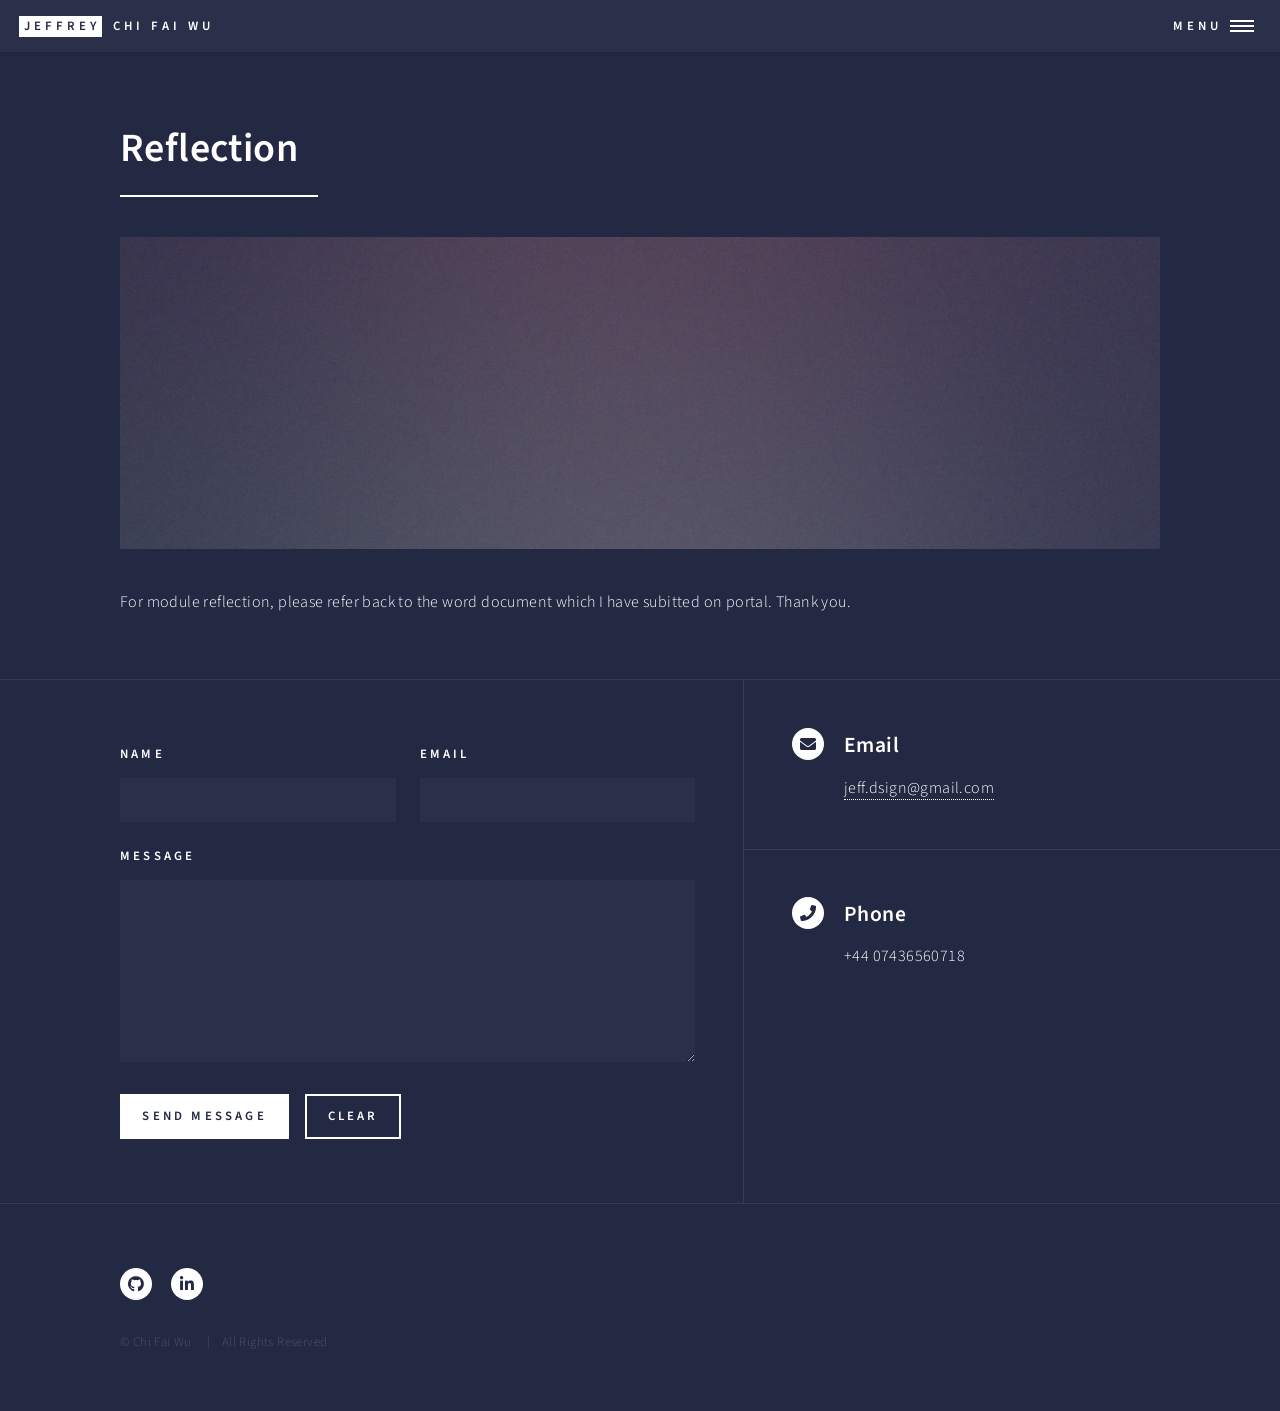
<file: generic.html>
<!DOCTYPE HTML>
<!--
	Forty by HTML5 UP
	html5up.net | @ajlkn
	Free for personal and commercial use under the CCA 3.0 license (html5up.net/license)
-->
<html>

<head>
	<title>Reflection</title>
	<meta charset="utf-8" />
	<meta name="viewport" content="width=device-width, initial-scale=1, user-scalable=no" />
	<link rel="stylesheet" href="assets/css/main.css" />
	<noscript>
		<link rel="stylesheet" href="assets/css/noscript.css" />
	</noscript>
</head>

<body class="is-preload">

	<!-- Wrapper -->
	<div id="wrapper">

		<!-- Header -->
		<header id="header">
			<a href="index.html" class="logo"><strong>Jeffrey</strong> <span>Chi Fai Wu</span></a>
			<nav>
				<a href="#menu">Menu</a>
			</nav>
		</header>

		<!-- Menu -->
		<nav id="menu">
			<ul class="links">
				<li><a href="index.html">Home</a></li>
				<li><a href="oop_landing.html">OOP Units</a></li>
				<li><a href="generic.html">Reflection - OOP</a></li>

			</ul>

		</nav>

		<!-- Main -->
		<div id="main" class="alt">

			<!-- One -->
			<section id="one">
				<div class="inner">
					<header class="major">
						<h1>Reflection</h1>
					</header>
					<span class="image main"><img src="images/pic11.jpg" alt="" /></span>
					<p>For module reflection, please refer back to the word document which I have subitted on portal.
						Thank you.</p>

				</div>
			</section>

		</div>

		<!-- Contact -->
		<section id="contact">
			<div class="inner">
				<section>
					<form method="post" action="#">
						<div class="fields">
							<div class="field half">
								<label for="name">Name</label>
								<input type="text" name="name" id="name" />
							</div>
							<div class="field half">
								<label for="email">Email</label>
								<input type="text" name="email" id="email" />
							</div>
							<div class="field">
								<label for="message">Message</label>
								<textarea name="message" id="message" rows="6"></textarea>
							</div>
						</div>
						<ul class="actions">
							<li><input type="submit" value="Send Message" class="primary" /></li>
							<li><input type="reset" value="Clear" /></li>
						</ul>
					</form>
				</section>
				<section class="split">
					<section>
						<div class="contact-method">
							<span class="icon solid alt fa-envelope"></span>
							<h3>Email</h3>
							<a href="#">jeff.dsign@gmail.com</a>
						</div>
					</section>
					<section>
						<div class="contact-method">
							<span class="icon solid alt fa-phone"></span>
							<h3>Phone</h3>
							<span>+44 07436560718</span>
						</div>
					</section>

				</section>
			</div>
		</section>

		<!-- Footer -->
		<footer id="footer">
			<div class="inner">
				<ul class="icons">

					<li><a href="https://github.com/jeffreywu2025/" class="icon brands alt fa-github"><span
								class="label">GitHub</span></a></li>
					<li><a href="https://www.linkedin.com/in/jeffrey-wu-profile"
							class="icon brands alt fa-linkedin-in"><span class="label">LinkedIn</span></a></li>
				</ul>
				<ul class="copyright">
					<li>&copy; Chi Fai Wu</li>
					<li>All Rights Reserved </li>
				</ul>
			</div>
		</footer>

	</div>

	<!-- Scripts -->
	<script src="assets/js/jquery.min.js"></script>
	<script src="assets/js/jquery.scrolly.min.js"></script>
	<script src="assets/js/jquery.scrollex.min.js"></script>
	<script src="assets/js/browser.min.js"></script>
	<script src="assets/js/breakpoints.min.js"></script>
	<script src="assets/js/util.js"></script>
	<script src="assets/js/main.js"></script>

</body>

</html>
</file>
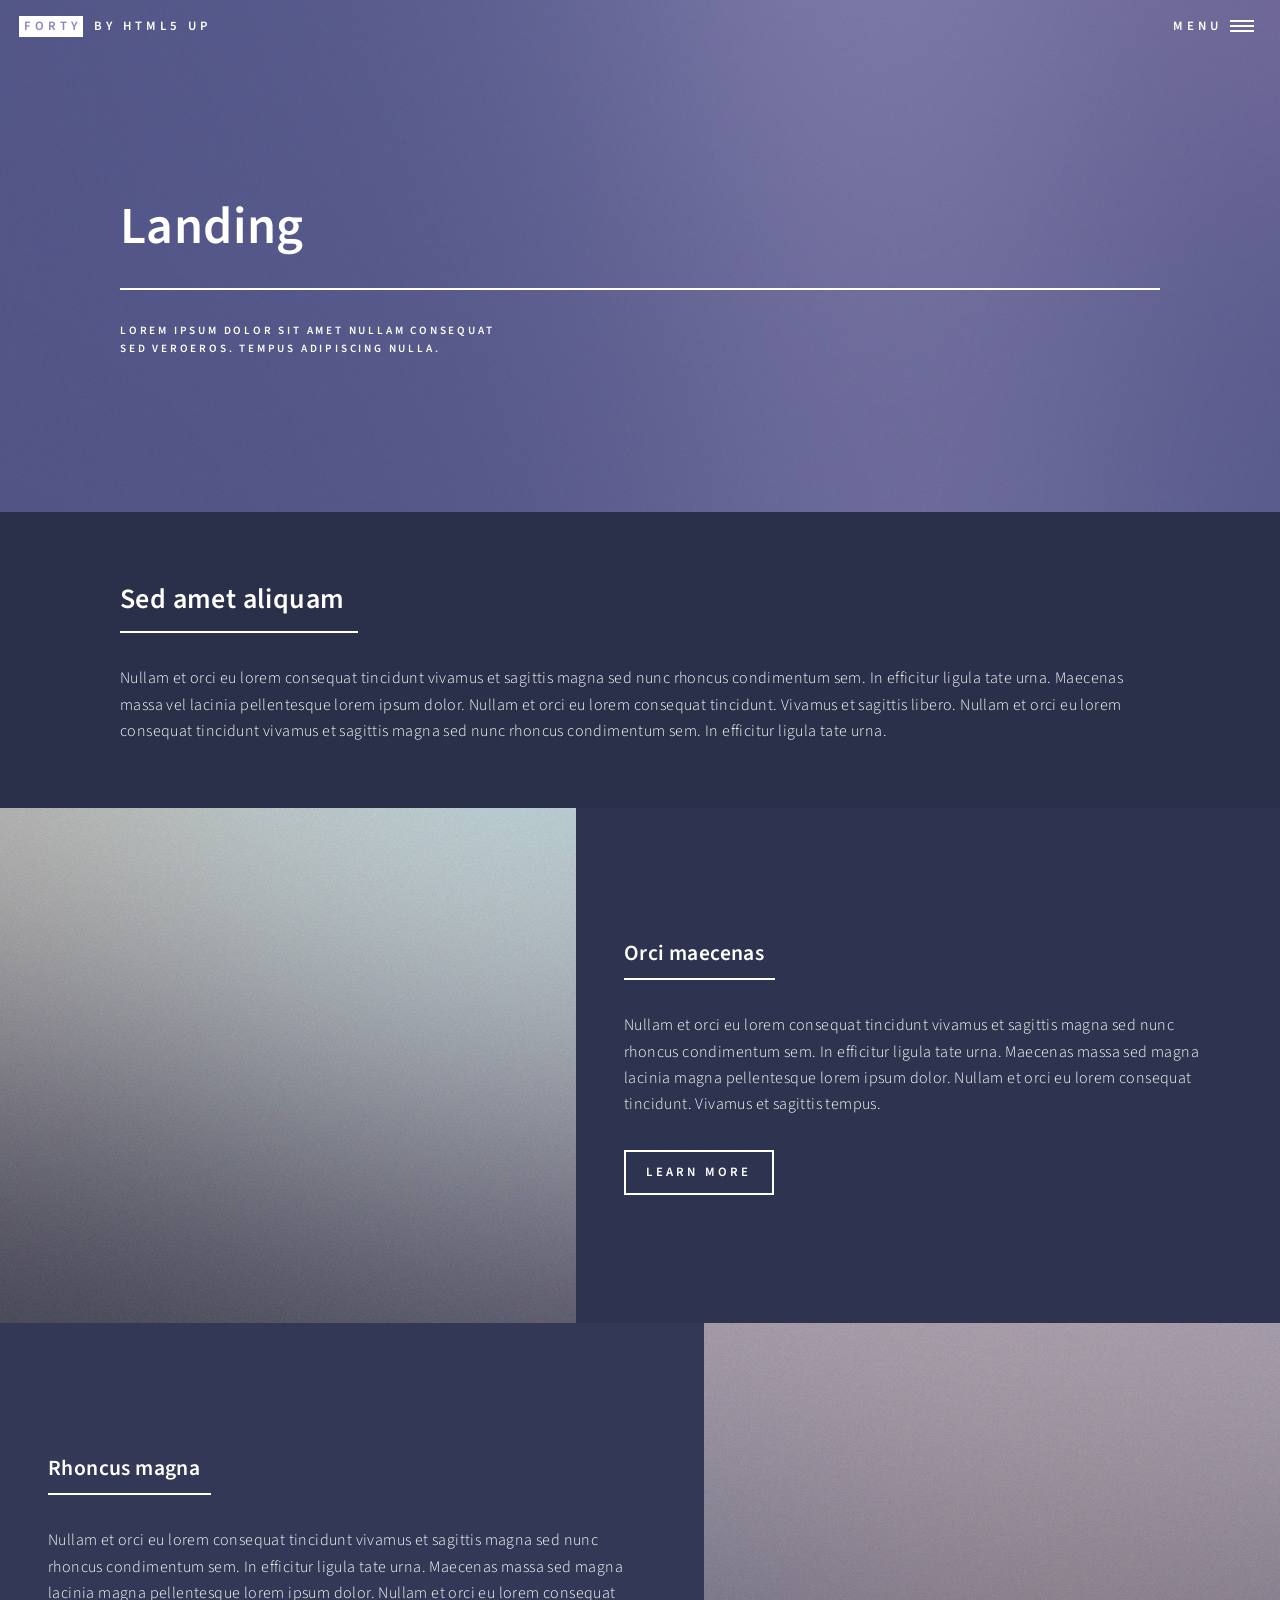
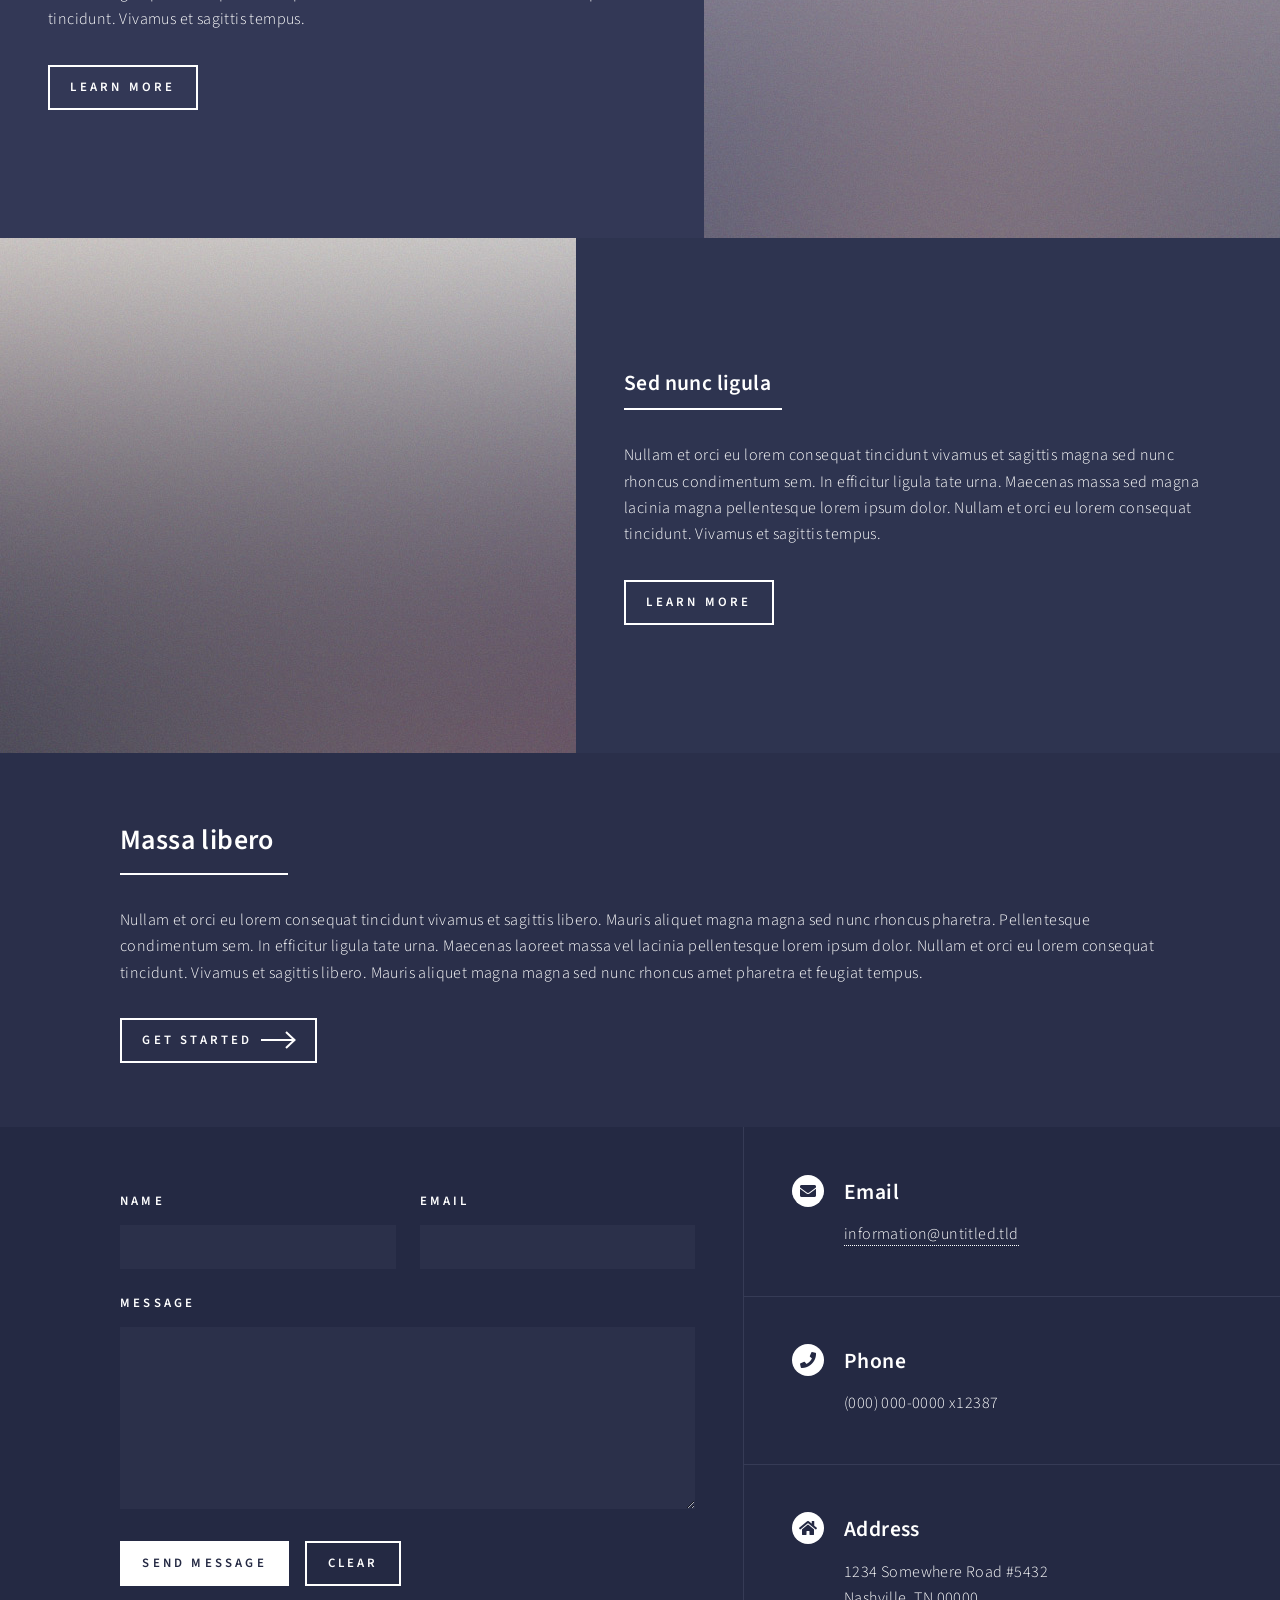
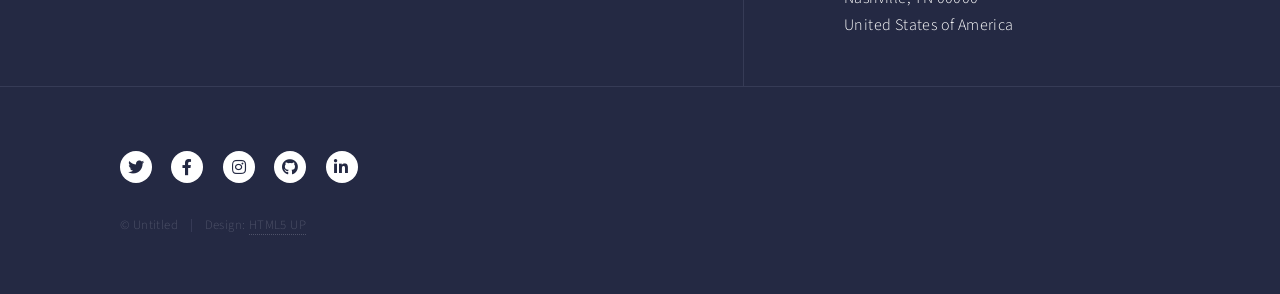
<file: landing.html>
<!DOCTYPE HTML>
<!--
	Forty by HTML5 UP
	html5up.net | @ajlkn
	Free for personal and commercial use under the CCA 3.0 license (html5up.net/license)
-->
<html>
	<head>
		<title>Landing - Forty by HTML5 UP</title>
		<meta charset="utf-8" />
		<meta name="viewport" content="width=device-width, initial-scale=1, user-scalable=no" />
		<link rel="stylesheet" href="assets/css/main.css" />
		<noscript><link rel="stylesheet" href="assets/css/noscript.css" /></noscript>
	</head>
	<body class="is-preload">

		<!-- Wrapper -->
			<div id="wrapper">

				<!-- Header -->
				<!-- Note: The "styleN" class below should match that of the banner element. -->
					<header id="header" class="alt style2">
						<a href="index.html" class="logo"><strong>Forty</strong> <span>by HTML5 UP</span></a>
						<nav>
							<a href="#menu">Menu</a>
						</nav>
					</header>

				<!-- Menu -->
					<nav id="menu">
						<ul class="links">
							<li><a href="index.html">Home</a></li>
							<li><a href="landing.html">Landing</a></li>
							<li><a href="generic.html">Generic</a></li>
							<li><a href="elements.html">Elements</a></li>
						</ul>
						<ul class="actions stacked">
							<li><a href="#" class="button primary fit">Get Started</a></li>
							<li><a href="#" class="button fit">Log In</a></li>
						</ul>
					</nav>

				<!-- Banner -->
				<!-- Note: The "styleN" class below should match that of the header element. -->
					<section id="banner" class="style2">
						<div class="inner">
							<span class="image">
								<img src="images/pic07.jpg" alt="" />
							</span>
							<header class="major">
								<h1>Landing</h1>
							</header>
							<div class="content">
								<p>Lorem ipsum dolor sit amet nullam consequat<br />
								sed veroeros. tempus adipiscing nulla.</p>
							</div>
						</div>
					</section>

				<!-- Main -->
					<div id="main">

						<!-- One -->
							<section id="one">
								<div class="inner">
									<header class="major">
										<h2>Sed amet aliquam</h2>
									</header>
									<p>Nullam et orci eu lorem consequat tincidunt vivamus et sagittis magna sed nunc rhoncus condimentum sem. In efficitur ligula tate urna. Maecenas massa vel lacinia pellentesque lorem ipsum dolor. Nullam et orci eu lorem consequat tincidunt. Vivamus et sagittis libero. Nullam et orci eu lorem consequat tincidunt vivamus et sagittis magna sed nunc rhoncus condimentum sem. In efficitur ligula tate urna.</p>
								</div>
							</section>

						<!-- Two -->
							<section id="two" class="spotlights">
								<section>
									<a href="generic.html" class="image">
										<img src="images/pic08.jpg" alt="" data-position="center center" />
									</a>
									<div class="content">
										<div class="inner">
											<header class="major">
												<h3>Orci maecenas</h3>
											</header>
											<p>Nullam et orci eu lorem consequat tincidunt vivamus et sagittis magna sed nunc rhoncus condimentum sem. In efficitur ligula tate urna. Maecenas massa sed magna lacinia magna pellentesque lorem ipsum dolor. Nullam et orci eu lorem consequat tincidunt. Vivamus et sagittis tempus.</p>
											<ul class="actions">
												<li><a href="generic.html" class="button">Learn more</a></li>
											</ul>
										</div>
									</div>
								</section>
								<section>
									<a href="generic.html" class="image">
										<img src="images/pic09.jpg" alt="" data-position="top center" />
									</a>
									<div class="content">
										<div class="inner">
											<header class="major">
												<h3>Rhoncus magna</h3>
											</header>
											<p>Nullam et orci eu lorem consequat tincidunt vivamus et sagittis magna sed nunc rhoncus condimentum sem. In efficitur ligula tate urna. Maecenas massa sed magna lacinia magna pellentesque lorem ipsum dolor. Nullam et orci eu lorem consequat tincidunt. Vivamus et sagittis tempus.</p>
											<ul class="actions">
												<li><a href="generic.html" class="button">Learn more</a></li>
											</ul>
										</div>
									</div>
								</section>
								<section>
									<a href="generic.html" class="image">
										<img src="images/pic10.jpg" alt="" data-position="25% 25%" />
									</a>
									<div class="content">
										<div class="inner">
											<header class="major">
												<h3>Sed nunc ligula</h3>
											</header>
											<p>Nullam et orci eu lorem consequat tincidunt vivamus et sagittis magna sed nunc rhoncus condimentum sem. In efficitur ligula tate urna. Maecenas massa sed magna lacinia magna pellentesque lorem ipsum dolor. Nullam et orci eu lorem consequat tincidunt. Vivamus et sagittis tempus.</p>
											<ul class="actions">
												<li><a href="generic.html" class="button">Learn more</a></li>
											</ul>
										</div>
									</div>
								</section>
							</section>

						<!-- Three -->
							<section id="three">
								<div class="inner">
									<header class="major">
										<h2>Massa libero</h2>
									</header>
									<p>Nullam et orci eu lorem consequat tincidunt vivamus et sagittis libero. Mauris aliquet magna magna sed nunc rhoncus pharetra. Pellentesque condimentum sem. In efficitur ligula tate urna. Maecenas laoreet massa vel lacinia pellentesque lorem ipsum dolor. Nullam et orci eu lorem consequat tincidunt. Vivamus et sagittis libero. Mauris aliquet magna magna sed nunc rhoncus amet pharetra et feugiat tempus.</p>
									<ul class="actions">
										<li><a href="generic.html" class="button next">Get Started</a></li>
									</ul>
								</div>
							</section>

					</div>

				<!-- Contact -->
					<section id="contact">
						<div class="inner">
							<section>
								<form method="post" action="#">
									<div class="fields">
										<div class="field half">
											<label for="name">Name</label>
											<input type="text" name="name" id="name" />
										</div>
										<div class="field half">
											<label for="email">Email</label>
											<input type="text" name="email" id="email" />
										</div>
										<div class="field">
											<label for="message">Message</label>
											<textarea name="message" id="message" rows="6"></textarea>
										</div>
									</div>
									<ul class="actions">
										<li><input type="submit" value="Send Message" class="primary" /></li>
										<li><input type="reset" value="Clear" /></li>
									</ul>
								</form>
							</section>
							<section class="split">
								<section>
									<div class="contact-method">
										<span class="icon solid alt fa-envelope"></span>
										<h3>Email</h3>
										<a href="#">information@untitled.tld</a>
									</div>
								</section>
								<section>
									<div class="contact-method">
										<span class="icon solid alt fa-phone"></span>
										<h3>Phone</h3>
										<span>(000) 000-0000 x12387</span>
									</div>
								</section>
								<section>
									<div class="contact-method">
										<span class="icon solid alt fa-home"></span>
										<h3>Address</h3>
										<span>1234 Somewhere Road #5432<br />
										Nashville, TN 00000<br />
										United States of America</span>
									</div>
								</section>
							</section>
						</div>
					</section>

				<!-- Footer -->
					<footer id="footer">
						<div class="inner">
							<ul class="icons">
								<li><a href="#" class="icon brands alt fa-twitter"><span class="label">Twitter</span></a></li>
								<li><a href="#" class="icon brands alt fa-facebook-f"><span class="label">Facebook</span></a></li>
								<li><a href="#" class="icon brands alt fa-instagram"><span class="label">Instagram</span></a></li>
								<li><a href="#" class="icon brands alt fa-github"><span class="label">GitHub</span></a></li>
								<li><a href="#" class="icon brands alt fa-linkedin-in"><span class="label">LinkedIn</span></a></li>
							</ul>
							<ul class="copyright">
								<li>&copy; Untitled</li><li>Design: <a href="https://html5up.net">HTML5 UP</a></li>
							</ul>
						</div>
					</footer>

			</div>

		<!-- Scripts -->
			<script src="assets/js/jquery.min.js"></script>
			<script src="assets/js/jquery.scrolly.min.js"></script>
			<script src="assets/js/jquery.scrollex.min.js"></script>
			<script src="assets/js/browser.min.js"></script>
			<script src="assets/js/breakpoints.min.js"></script>
			<script src="assets/js/util.js"></script>
			<script src="assets/js/main.js"></script>

	</body>
</html>
</file>
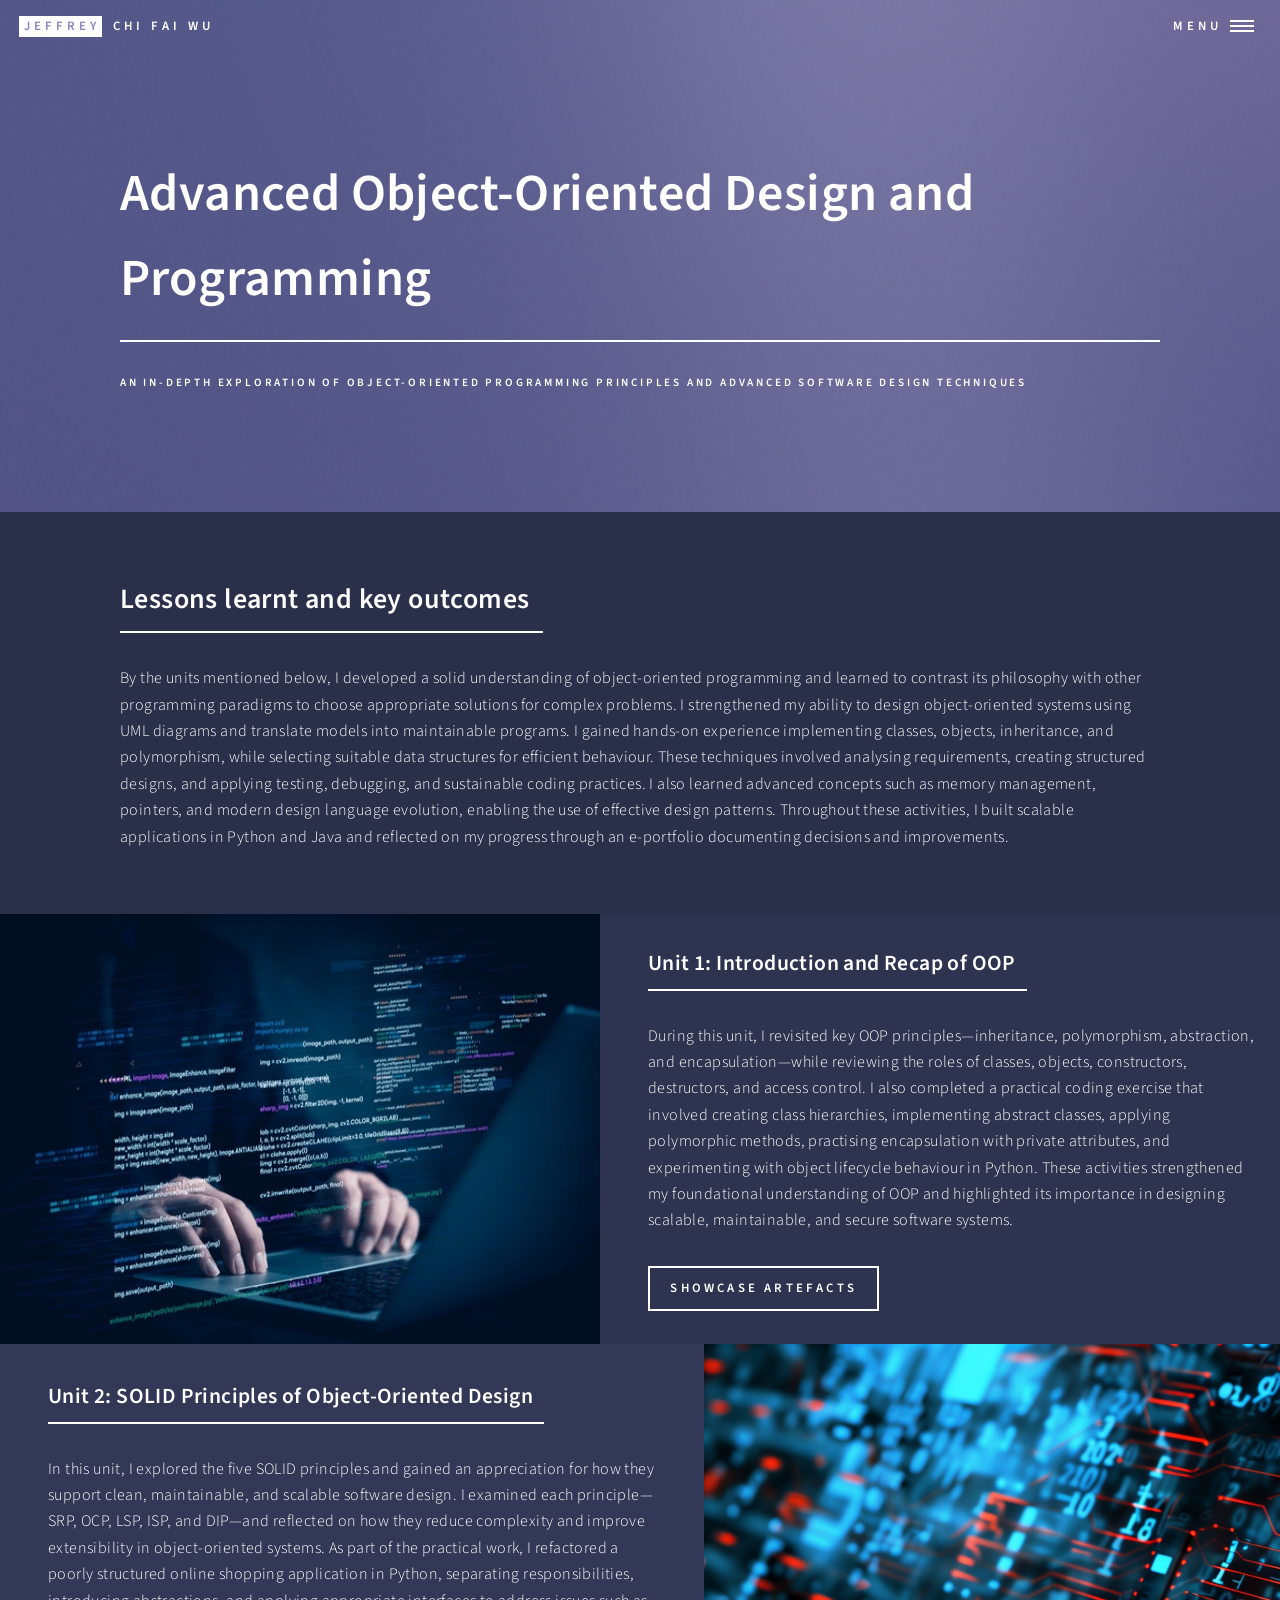
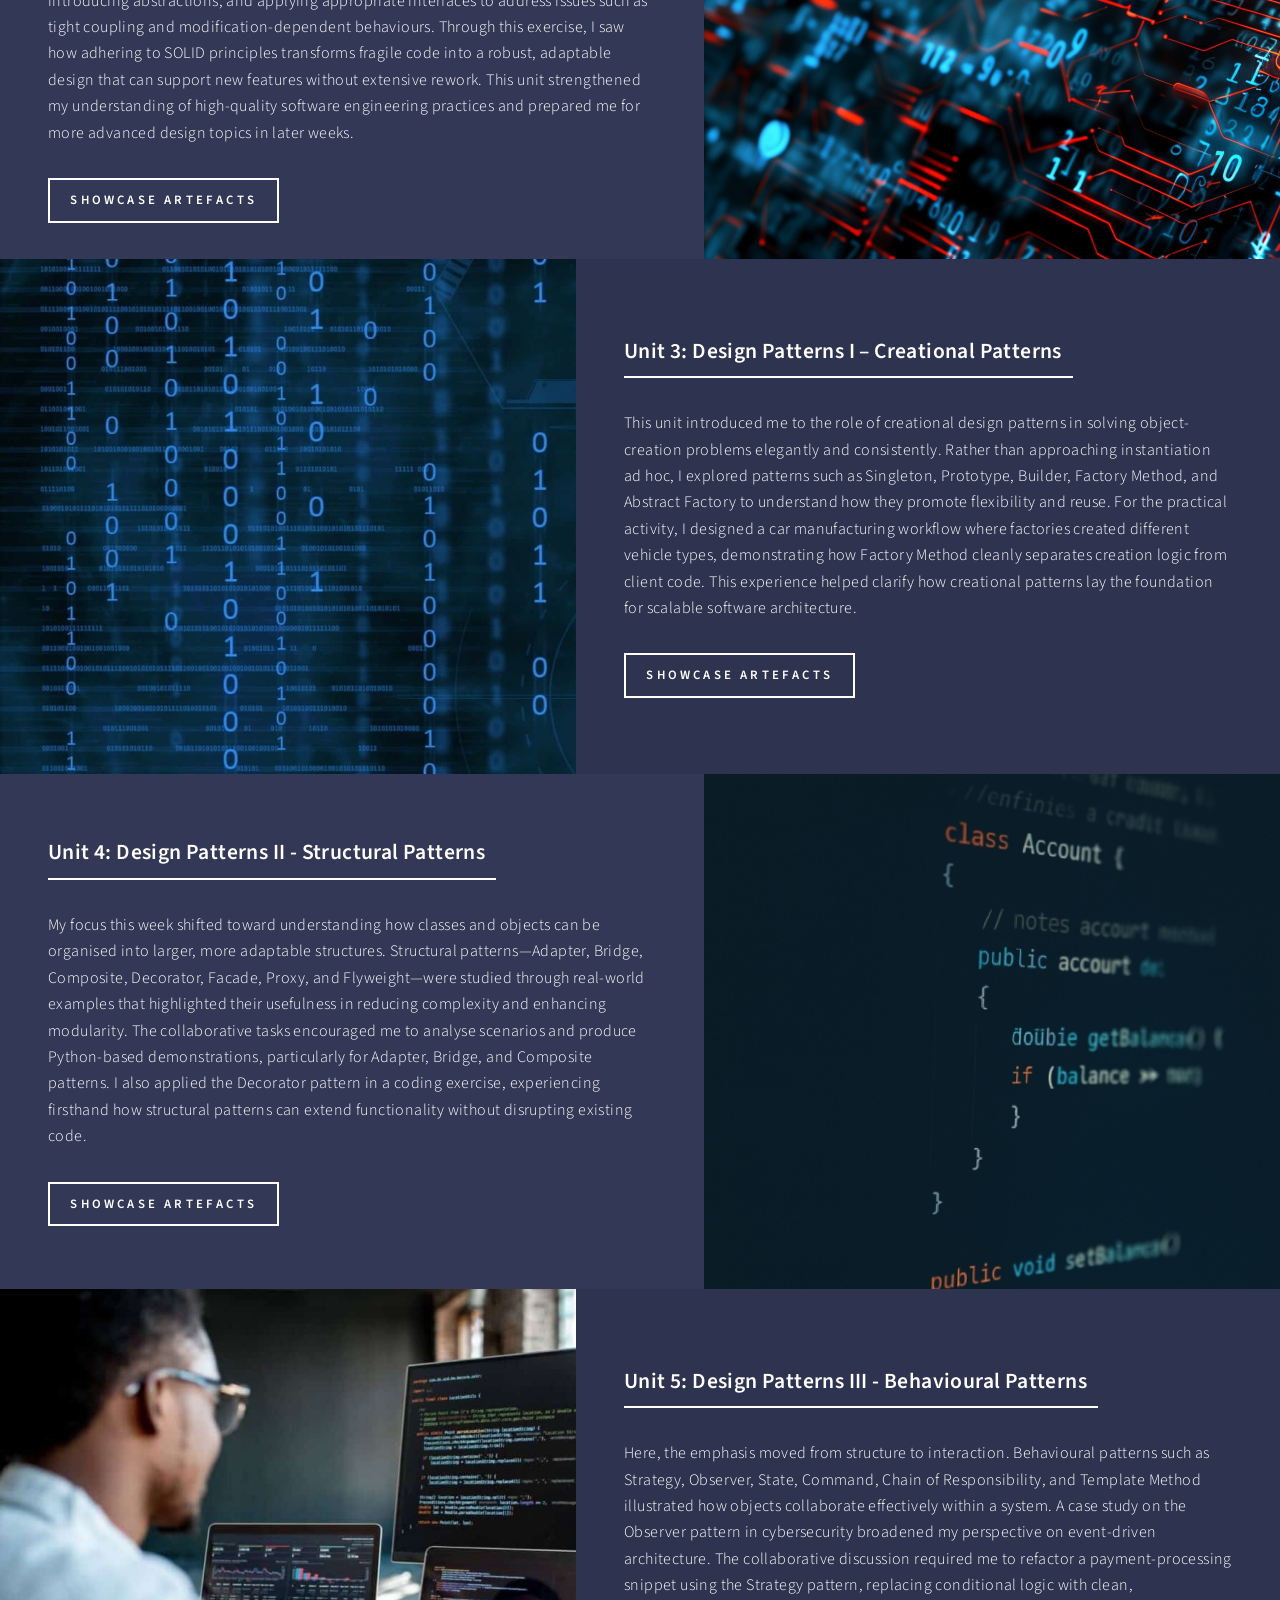
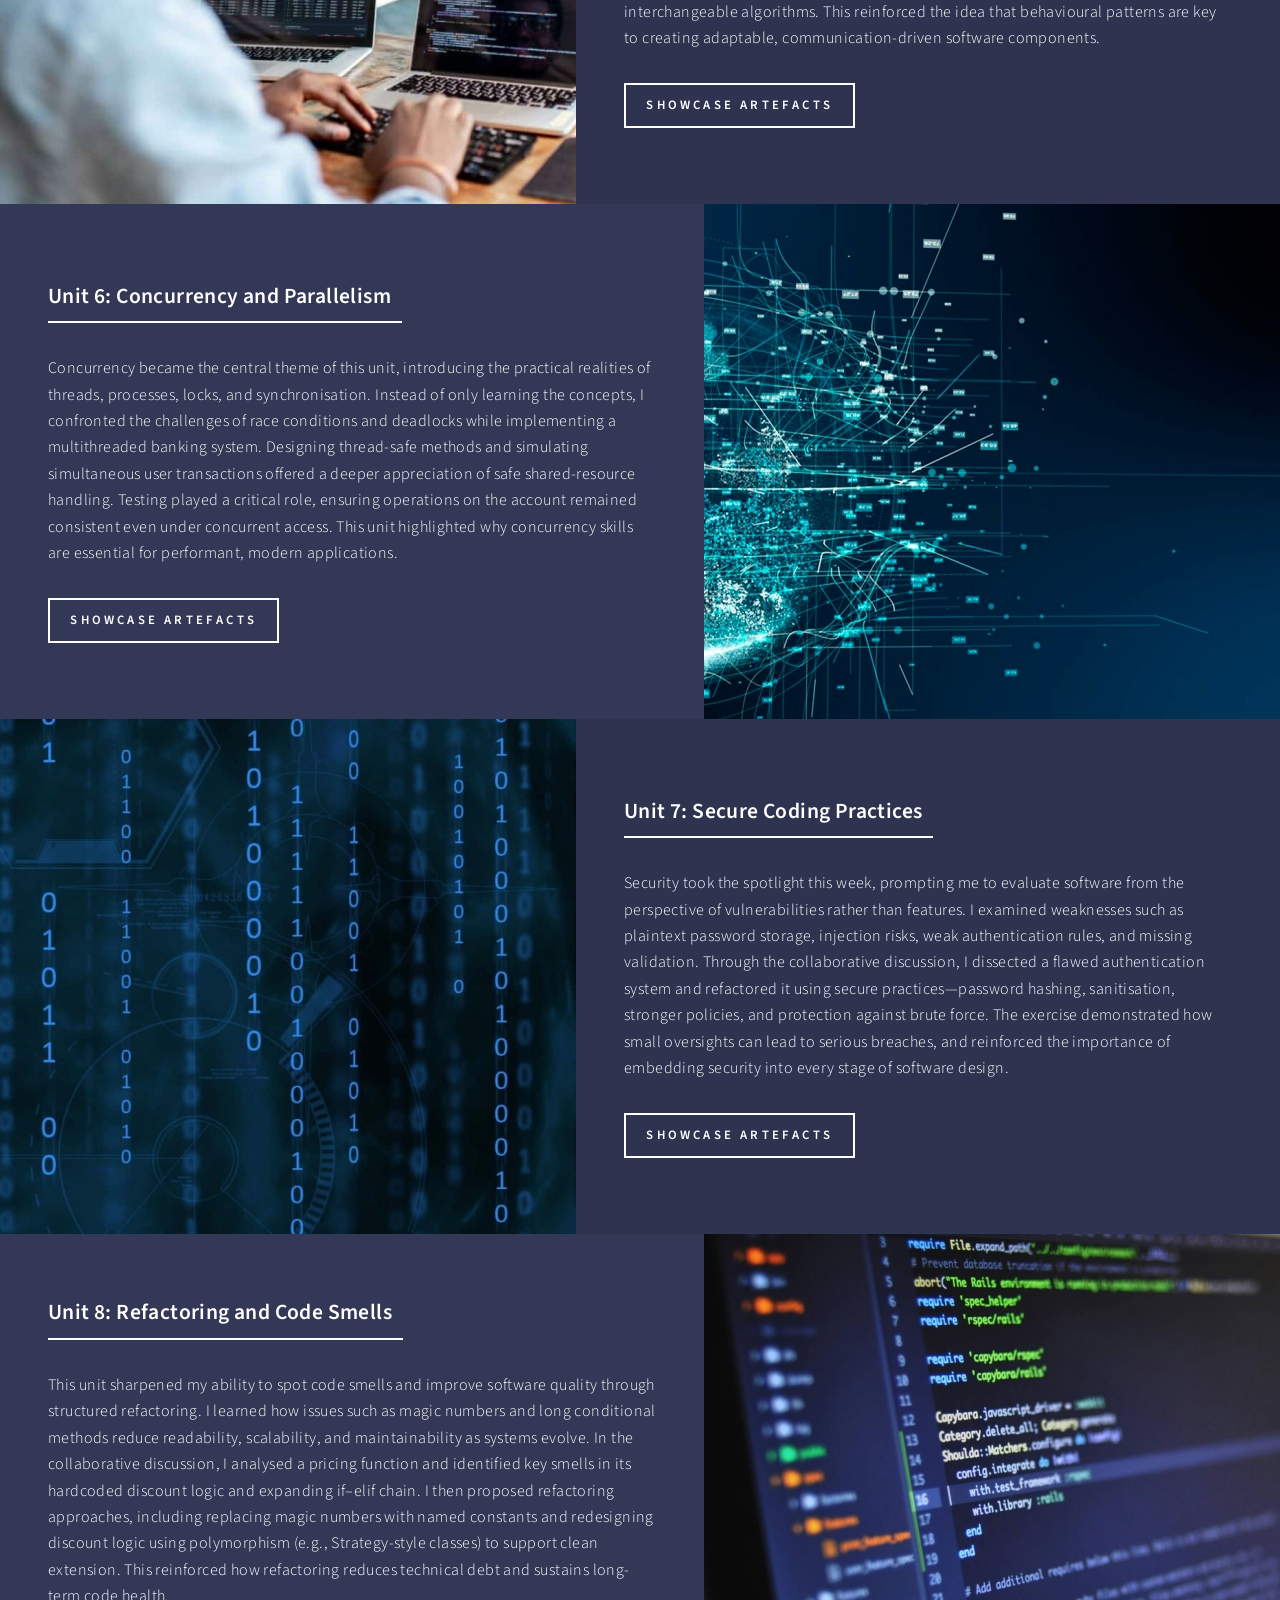
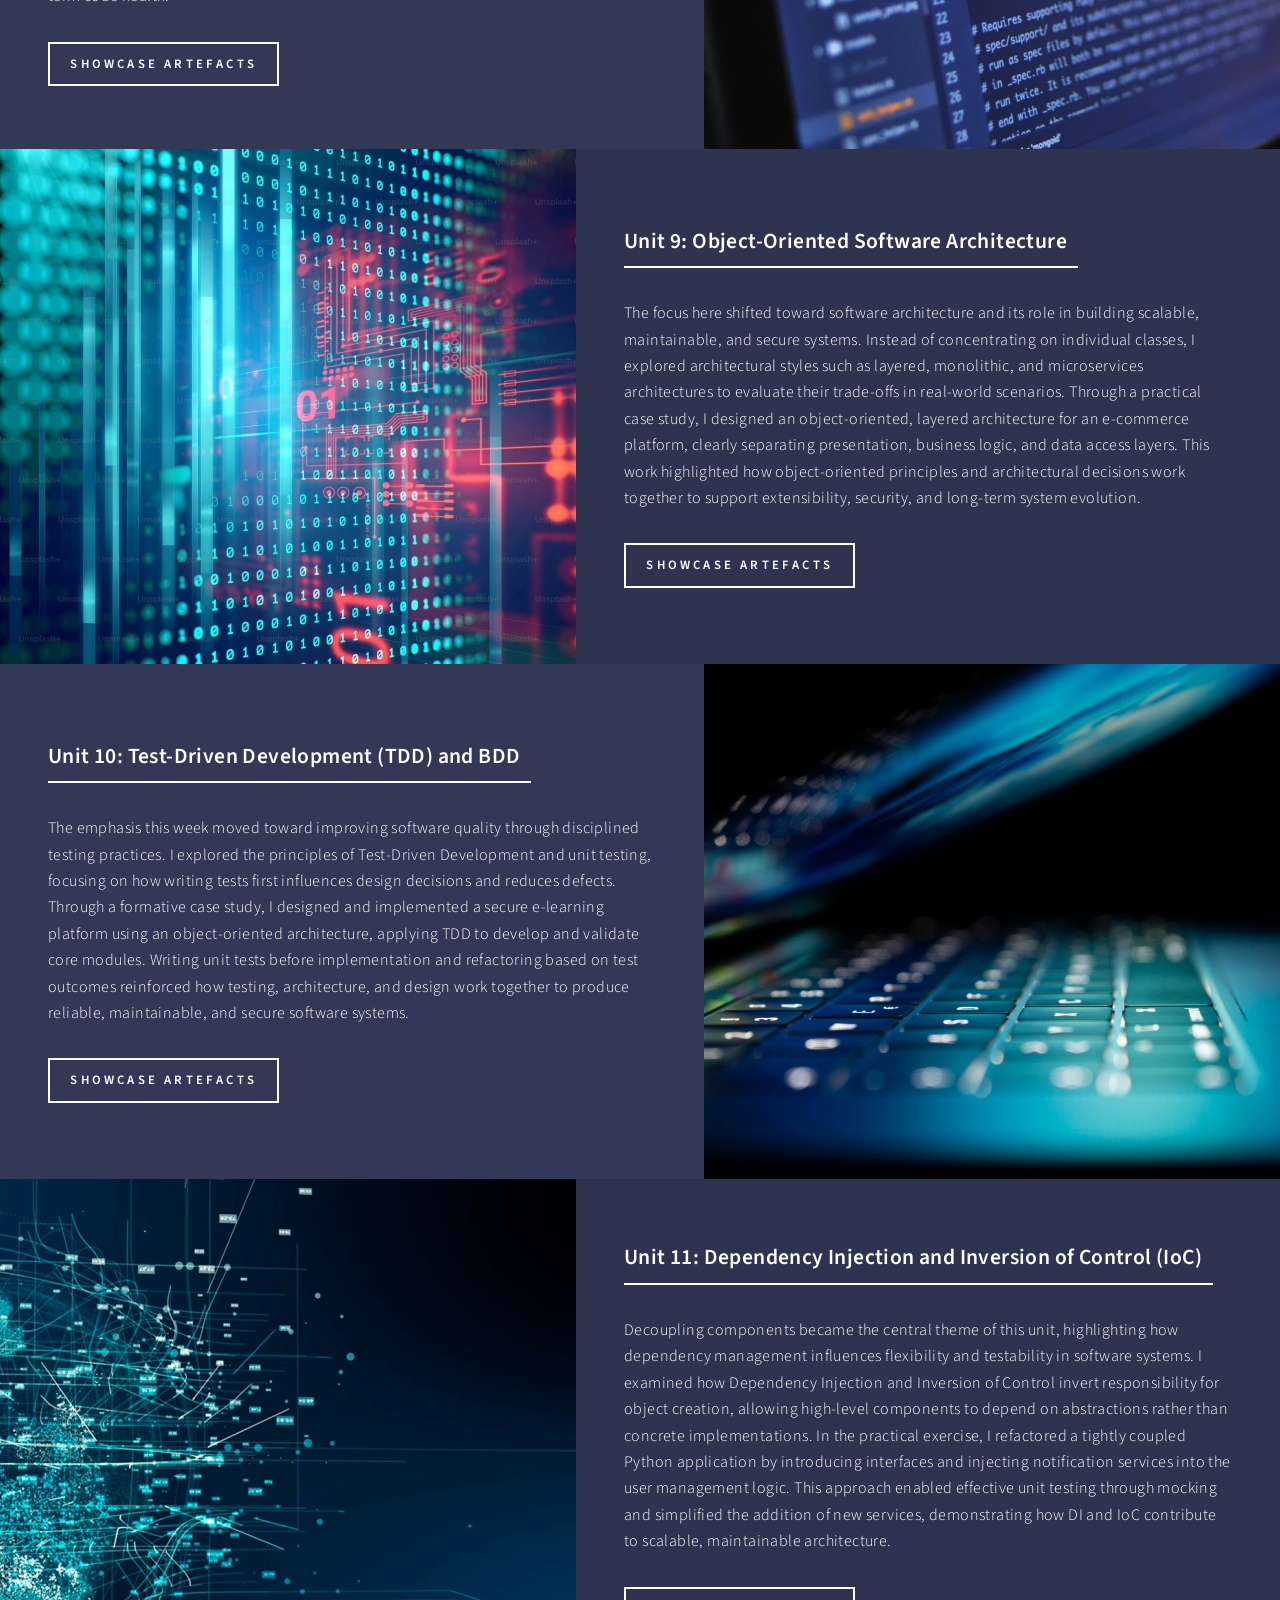
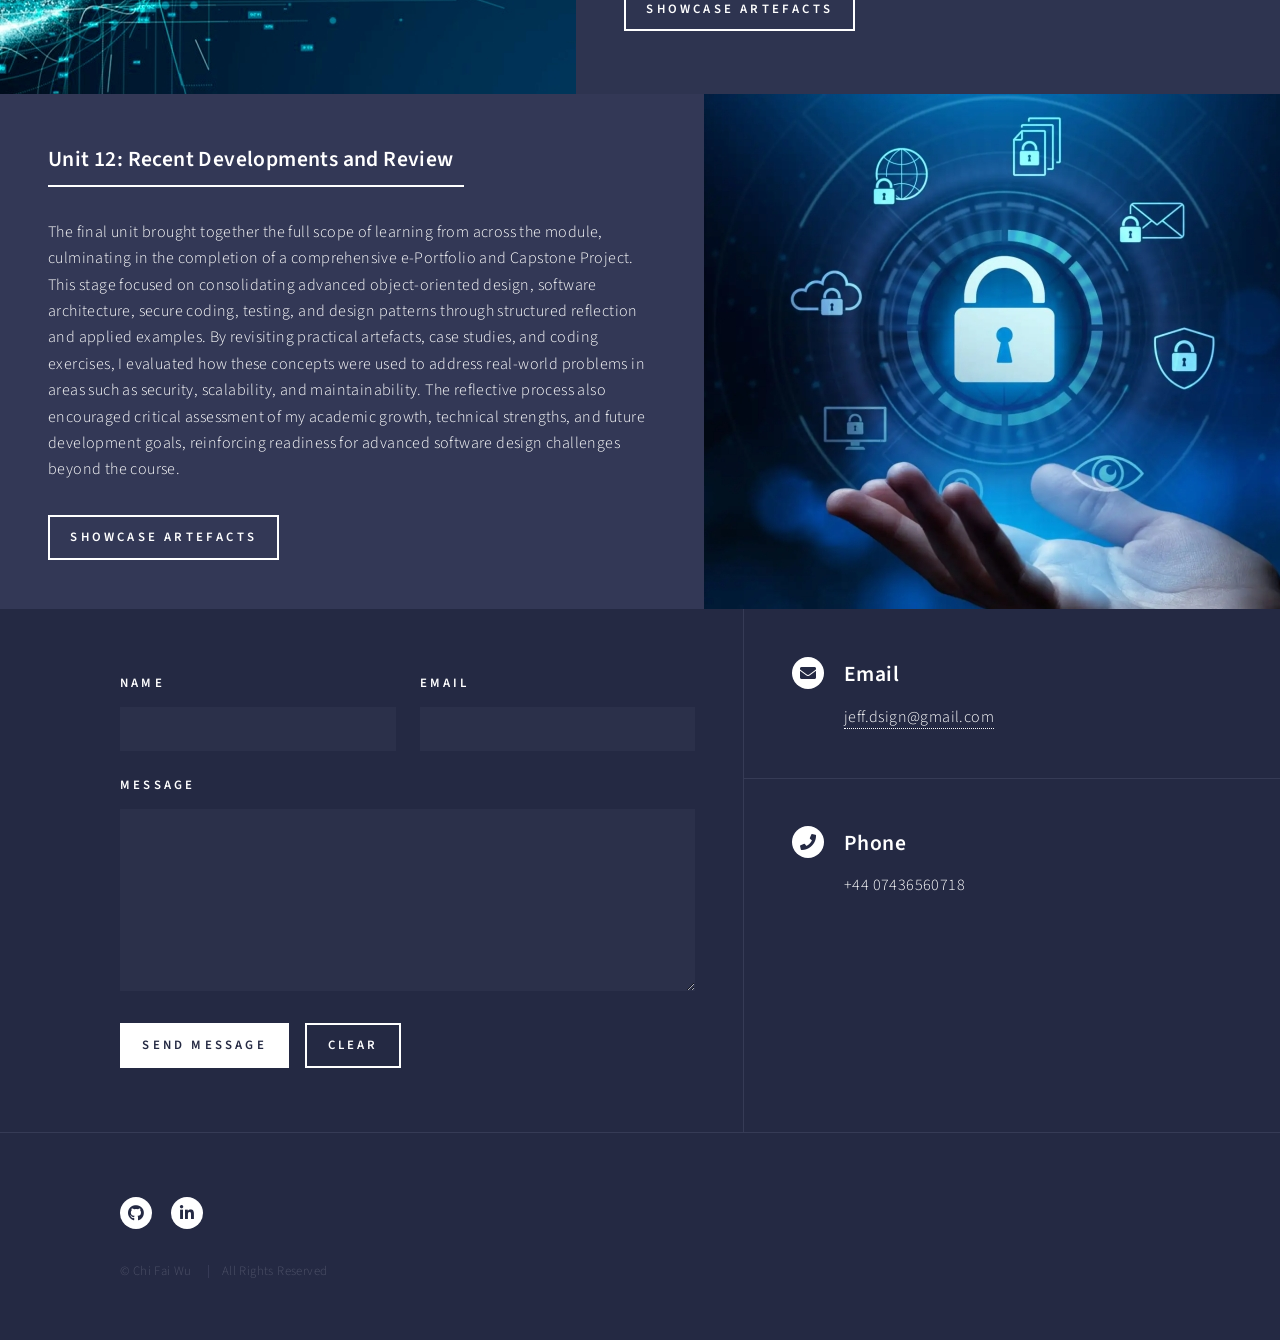
<file: oop_landing.html>
<!DOCTYPE HTML>
<!--
	Forty by HTML5 UP
	html5up.net | @ajlkn
	Free for personal and commercial use under the CCA 3.0 license (html5up.net/license)
-->
<html>

<head>
	<title>Chi Fai Wu (Jeffrey)</title>
	<meta charset="utf-8" />
	<meta name="viewport" content="width=device-width, initial-scale=1, user-scalable=no" />
	<link rel="stylesheet" href="assets/css/main.css" />
	<noscript>
		<link rel="stylesheet" href="assets/css/noscript.css" />
	</noscript>
</head>

<body class="is-preload">

	<!-- Wrapper -->
	<div id="wrapper">

		<!-- Header -->
		<!-- Note: The "styleN" class below should match that of the banner element. -->
		<header id="header" class="alt style2">
			<a href="index.html" class="logo"><strong>Jeffrey</strong> <span>Chi Fai Wu</span></a>
			<nav>
				<a href="#menu">Menu</a>
			</nav>
		</header>

		<!-- Menu -->
		<nav id="menu">
			<ul class="links">
				<li><a href="index.html">Home</a></li>
				<li><a href="oop_landing.html">OOP Units</a></li>
				<li><a href="cloud_landing.html">Cloud Units</a></li>


			</ul>

		</nav>

		<!-- Banner -->
		<!-- Note: The "styleN" class below should match that of the header element. -->
		<section id="banner" class="style2">
			<div class="inner">
				<span class="image">
					<img src="images/pic07.jpg" alt="" />
				</span>
				<header class="major">
					<h1>Advanced Object-Oriented Design and Programming</h1>
				</header>
				<div class="content">
					<p>An in-depth exploration of object-oriented programming principles and advanced software
						design techniques</p>
				</div>
			</div>
		</section>

		<!-- Main -->
		<div id="main">

			<!-- One -->
			<section id="one">
				<div class="inner">
					<header class="major">
						<h2>Lessons learnt and key outcomes</h2>
					</header>
					<p>By the units mentioned below, I developed a solid understanding of object-oriented programming
						and learned to contrast its philosophy with other programming paradigms to choose appropriate
						solutions for complex problems. I strengthened my ability to design object-oriented systems
						using UML diagrams and translate models into maintainable programs. I gained hands-on experience
						implementing classes, objects, inheritance, and polymorphism, while selecting suitable data
						structures for efficient behaviour. These techniques involved analysing requirements, creating
						structured designs, and applying testing, debugging, and sustainable coding practices. I also
						learned advanced concepts such as memory management, pointers, and modern design language
						evolution, enabling the use of effective design patterns. Throughout these activities, I built
						scalable applications in Python and Java and reflected on my progress through an e-portfolio
						documenting decisions and improvements.</p>
				</div>
			</section>

			<!-- Two -->
			<section id="two" class="spotlights">
				<section>

					<img src="images/oop/pic01.jpg" alt="" data-position="center center" />

					<div class="content">
						<div class="inner">
							<header class="major">
								<h3>Unit 1: Introduction and Recap of OOP</h3>
							</header>
							<p>During this unit, I revisited key OOP principles—inheritance, polymorphism, abstraction,
								and encapsulation—while reviewing the roles of classes, objects, constructors,
								destructors, and access control. I also completed a practical coding exercise that
								involved creating class hierarchies, implementing abstract classes, applying polymorphic
								methods, practising encapsulation with private attributes, and experimenting with object
								lifecycle behaviour in Python. These activities strengthened my foundational
								understanding of OOP and highlighted its importance in designing scalable, maintainable,
								and secure software systems.</p>
							<ul class="actions">
								<li><a href="https://github.com/jeffreywu2025/oop/blob/main/src/unit_1/coding_exercise.py"
										target="_blank" class="button">Showcase Artefacts</a></li>
							</ul>
						</div>
					</div>
				</section>
				<section>

					<img src="images/oop/pic02.png" alt="" data-position="top center" />

					<div class="content">
						<div class="inner">
							<header class="major">
								<h3>Unit 2: SOLID Principles of Object-Oriented Design</h3>
							</header>
							<p>In this unit, I explored the five SOLID principles and gained an appreciation for how
								they support clean, maintainable, and scalable software design. I examined each
								principle—SRP, OCP, LSP, ISP, and DIP—and reflected on how they reduce complexity and
								improve extensibility in object-oriented systems. As part of the practical work, I
								refactored a poorly structured online shopping application in Python, separating
								responsibilities, introducing abstractions, and applying appropriate interfaces to
								address issues such as tight coupling and modification-dependent behaviours. Through
								this exercise, I saw how adhering to SOLID principles transforms fragile code into a
								robust, adaptable design that can support new features without extensive rework. This
								unit strengthened my understanding of high-quality software engineering practices and
								prepared me for more advanced design topics in later weeks.</p>
							<ul class="actions">
								<li><a href="https://github.com/jeffreywu2025/oop/blob/main/src/unit_2/case_study.py"
										target="_blank" class="button">Showcase Artefacts</a></li>
							</ul>
						</div>
					</div>
				</section>
				<section>

					<img src="images/oop/pic03.jpg" alt="" data-position="25% 25%" />

					<div class="content">
						<div class="inner">
							<header class="major">
								<h3>Unit 3: Design Patterns I – Creational Patterns</h3>
							</header>
							<p>This unit introduced me to the role of creational design patterns in solving
								object-creation problems elegantly and consistently. Rather than approaching
								instantiation ad hoc, I explored patterns such as Singleton, Prototype, Builder, Factory
								Method, and Abstract Factory to understand how they promote flexibility and reuse. For
								the practical activity, I designed a car manufacturing workflow where factories created
								different vehicle types, demonstrating how Factory Method cleanly separates creation
								logic from client code. This experience helped clarify how creational patterns lay the
								foundation for scalable software architecture.</p>
							<ul class="actions">
								<li><a href="https://github.com/jeffreywu2025/oop/blob/main/src/unit_3/coding_exercise.md"
										target="_blank" class="button">Showcase Artefacts</a></li>
							</ul>
						</div>
					</div>
				</section>

				<section>

					<img src="images/oop/pic04.jpg" alt="" data-position="top center" />

					<div class="content">
						<div class="inner">
							<header class="major">
								<h3>Unit 4: Design Patterns II - Structural Patterns</h3>
							</header>
							<p>My focus this week shifted toward understanding how classes and objects can be organised
								into larger, more adaptable structures. Structural patterns—Adapter, Bridge, Composite,
								Decorator, Facade, Proxy, and Flyweight—were studied through real-world examples that
								highlighted their usefulness in reducing complexity and enhancing modularity. The
								collaborative tasks encouraged me to analyse scenarios and produce Python-based
								demonstrations, particularly for Adapter, Bridge, and Composite patterns. I also applied
								the Decorator pattern in a coding exercise, experiencing firsthand how structural
								patterns can extend functionality without disrupting existing code.</p>
							<ul class="actions">
								<li><a href="https://github.com/jeffreywu2025/oop/blob/main/src/unit_4/online_discussion.md"
										target="_blank" class="button">Showcase Artefacts</a></li>
							</ul>
						</div>
					</div>
				</section>
				<section>

					<img src="images/oop/pic05.jpg" alt="" data-position="25% 25%" />

					<div class="content">
						<div class="inner">
							<header class="major">
								<h3>Unit 5: Design Patterns III - Behavioural Patterns</h3>
							</header>
							<p>Here, the emphasis moved from structure to interaction. Behavioural patterns such as
								Strategy, Observer, State, Command, Chain of Responsibility, and Template Method
								illustrated how objects collaborate effectively within a system. A case study on the
								Observer pattern in cybersecurity broadened my perspective on event-driven architecture.
								The collaborative discussion required me to refactor a payment-processing snippet using
								the Strategy pattern, replacing conditional logic with clean, interchangeable
								algorithms. This reinforced the idea that behavioural patterns are key to creating
								adaptable, communication-driven software components.
							</p>
							<ul class="actions">
								<li><a href="https://github.com/jeffreywu2025/oop/blob/main/src/unit_5/online_discussion.md"
										target="_blank" class="button">Showcase Artefacts</a></li>
							</ul>
						</div>
					</div>
				</section>

				<section>

					<img src="images/oop/pic08.jpg" alt="" data-position="top center" />

					<div class="content">
						<div class="inner">
							<header class="major">
								<h3>Unit 6: Concurrency and Parallelism</h3>
							</header>
							<p>Concurrency became the central theme of this unit, introducing the practical realities of
								threads, processes, locks, and synchronisation. Instead of only learning the concepts, I
								confronted the challenges of race conditions and deadlocks while implementing a
								multithreaded banking system. Designing thread-safe methods and simulating simultaneous
								user transactions offered a deeper appreciation of safe shared-resource handling.
								Testing played a critical role, ensuring operations on the account remained consistent
								even under concurrent access. This unit highlighted why concurrency skills are essential
								for performant, modern applications.</p>
							<ul class="actions">
								<li><a href="https://github.com/jeffreywu2025/oop/blob/main/src/unit_6/individual_coding.md"
										target="_blank" class="button">Showcase Artefacts</a></li>
							</ul>
						</div>
					</div>
				</section>
				<section>

					<img src="images/oop/pic06.jpg" alt="" data-position="25% 25%" />

					<div class="content">
						<div class="inner">
							<header class="major">
								<h3>Unit 7: Secure Coding Practices</h3>
							</header>
							<p>Security took the spotlight this week, prompting me to evaluate software from the
								perspective of vulnerabilities rather than features. I examined weaknesses such as
								plaintext password storage, injection risks, weak authentication rules, and missing
								validation. Through the collaborative discussion, I dissected a flawed authentication
								system and refactored it using secure practices—password hashing, sanitisation, stronger
								policies, and protection against brute force. The exercise demonstrated how small
								oversights can lead to serious breaches, and reinforced the importance of embedding
								security into every stage of software design.</p>
							<ul class="actions">
								<li><a href="https://github.com/jeffreywu2025/oop/blob/main/src/unit_7/online_discussion.md"
										target="_blank" class="button">Showcase Artefacts</a></li>
							</ul>
						</div>
					</div>
				</section>

				<section>

					<img src="images/oop/pic09.jpg" alt="" data-position="top center" />

					<div class="content">
						<div class="inner">
							<header class="major">
								<h3>Unit 8: Refactoring and Code Smells</h3>
							</header>
							<p>This unit sharpened my ability to spot code smells and improve software quality through
								structured refactoring. I learned how issues such as magic numbers and long conditional
								methods reduce readability, scalability, and maintainability as systems evolve. In the
								collaborative discussion, I analysed a pricing function and identified key smells in its
								hardcoded discount logic and expanding if–elif chain. I then proposed refactoring
								approaches, including replacing magic numbers with named constants and redesigning
								discount logic using polymorphism (e.g., Strategy-style classes) to support clean
								extension. This reinforced how refactoring reduces technical debt and sustains long-term
								code health.</p>
							<ul class="actions">
								<li><a href="https://github.com/jeffreywu2025/oop/blob/main/src/unit_8/online_discussion.md"
										target="_blank" class="button">Showcase Artefacts</a></li>
							</ul>
						</div>
					</div>
				</section>
				<section>

					<img src="images/oop/pic10.jpeg" alt="" data-position="25% 25%" />

					<div class="content">
						<div class="inner">
							<header class="major">
								<h3>Unit 9: Object-Oriented Software Architecture</h3>
							</header>
							<p>The focus here shifted toward software architecture and its role in building scalable,
								maintainable, and secure systems. Instead of concentrating on individual classes, I
								explored architectural styles such as layered, monolithic, and microservices
								architectures to evaluate their trade-offs in real-world scenarios. Through a practical
								case study, I designed an object-oriented, layered architecture for an e-commerce
								platform, clearly separating presentation, business logic, and data access layers. This
								work highlighted how object-oriented principles and architectural decisions work
								together to support extensibility, security, and long-term system evolution.</p>
							<ul class="actions">
								<li><a href="https://github.com/jeffreywu2025/oop/blob/main/src/unit_9/intro.md"
										target="_blank" class="button">Showcase Artefacts</a></li>
							</ul>
						</div>
					</div>
				</section>

				<section>

					<img src="images/oop/pic15.jpg" alt="" data-position="top center" />

					<div class="content">
						<div class="inner">
							<header class="major">
								<h3>Unit 10: Test-Driven Development (TDD) and BDD</h3>
							</header>
							<p>The emphasis this week moved toward improving software quality through disciplined
								testing practices. I explored the principles of Test-Driven Development and unit
								testing, focusing on how writing tests first influences design decisions and reduces
								defects. Through a formative case study, I designed and implemented a secure e-learning
								platform using an object-oriented architecture, applying TDD to develop and validate
								core modules. Writing unit tests before implementation and refactoring based on test
								outcomes reinforced how testing, architecture, and design work together to produce
								reliable, maintainable, and secure software systems.</p>
							<ul class="actions">
								<li><a href="https://github.com/jeffreywu2025/oop/blob/main/src/unit_10/report/report.md"
										target="_blank" class="button">Showcase Artefacts</a></li>
							</ul>
						</div>
					</div>
				</section>
				<section>

					<img src="images/oop/pic08.jpg" alt="" data-position="25% 25%" />

					<div class="content">
						<div class="inner">
							<header class="major">
								<h3>Unit 11: Dependency Injection and Inversion of Control (IoC)</h3>
							</header>
							<p>Decoupling components became the central theme of this unit, highlighting how dependency
								management influences flexibility and testability in software systems. I examined how
								Dependency Injection and Inversion of Control invert responsibility for object creation,
								allowing high-level components to depend on abstractions rather than concrete
								implementations. In the practical exercise, I refactored a tightly coupled Python
								application by introducing interfaces and injecting notification services into the user
								management logic. This approach enabled effective unit testing through mocking and
								simplified the addition of new services, demonstrating how DI and IoC contribute to
								scalable, maintainable architecture.</p>
							<ul class="actions">
								<li><a href="https://github.com/jeffreywu2025/oop/blob/main/src/unit_11/description.md"
										target="_blank" class="button">Showcase Artefacts</a></li>
							</ul>
						</div>
					</div>
				</section>

				<section>

					<img src="images/oop/pic12.jpeg" alt="" data-position="center center" />

					<div class="content">
						<div class="inner">
							<header class="major">
								<h3>Unit 12: Recent Developments and Review</h3>
							</header>
							<p>The final unit brought together the full scope of learning from across the module,
								culminating in the completion of a comprehensive e-Portfolio and Capstone Project. This
								stage focused on consolidating advanced object-oriented design, software architecture,
								secure coding, testing, and design patterns through structured reflection and applied
								examples. By revisiting practical artefacts, case studies, and coding exercises, I
								evaluated how these concepts were used to address real-world problems in areas such as
								security, scalability, and maintainability. The reflective process also encouraged
								critical assessment of my academic growth, technical strengths, and future development
								goals, reinforcing readiness for advanced software design challenges beyond the course.
							</p>
							<ul class="actions">
								<li><a href="https://github.com/jeffreywu2025/oop/blob/main/src/unit_12/Capstone_project/description.md"
										target="_blank" class="button">Showcase Artefacts</a></li>
							</ul>
						</div>
					</div>
				</section>
			</section>

		</div>

		<!-- Contact -->
		<section id="contact">
			<div class="inner">
				<section>
					<form method="post" action="#">
						<div class="fields">
							<div class="field half">
								<label for="name">Name</label>
								<input type="text" name="name" id="name" />
							</div>
							<div class="field half">
								<label for="email">Email</label>
								<input type="text" name="email" id="email" />
							</div>
							<div class="field">
								<label for="message">Message</label>
								<textarea name="message" id="message" rows="6"></textarea>
							</div>
						</div>
						<ul class="actions">
							<li><input type="submit" value="Send Message" class="primary" /></li>
							<li><input type="reset" value="Clear" /></li>
						</ul>
					</form>
				</section>
				<section class="split">
					<section>
						<div class="contact-method">
							<span class="icon solid alt fa-envelope"></span>
							<h3>Email</h3>
							<a href="#">jeff.dsign@gmail.com</a>
						</div>
					</section>
					<section>
						<div class="contact-method">
							<span class="icon solid alt fa-phone"></span>
							<h3>Phone</h3>
							<span>+44 07436560718</span>
						</div>
					</section>

				</section>
			</div>
		</section>

		<!-- Footer -->
		<footer id="footer">
			<div class="inner">
				<ul class="icons">

					<li><a href="https://github.com/jeffreywu2025/" class="icon brands alt fa-github"><span
								class="label">GitHub</span></a></li>
					<li><a href="https://www.linkedin.com/in/jeffrey-wu-profile"
							class="icon brands alt fa-linkedin-in"><span class="label">LinkedIn</span></a></li>
				</ul>
				<ul class="copyright">
					<li>&copy; Chi Fai Wu</li>
					<li>All Rights Reserved </li>
				</ul>
			</div>
		</footer>

	</div>

	<!-- Scripts -->
	<script src="assets/js/jquery.min.js"></script>
	<script src="assets/js/jquery.scrolly.min.js"></script>
	<script src="assets/js/jquery.scrollex.min.js"></script>
	<script src="assets/js/browser.min.js"></script>
	<script src="assets/js/breakpoints.min.js"></script>
	<script src="assets/js/util.js"></script>
	<script src="assets/js/main.js"></script>

</body>

</html>
</file>
<file: assets/css/noscript.css>
/*
	Forty by HTML5 UP
	html5up.net | @ajlkn
	Free for personal and commercial use under the CCA 3.0 license (html5up.net/license)
*/

/* Banner */

	body.is-preload #banner:after {
		opacity: 0.85;
	}

	body.is-preload #banner > .inner {
		-moz-filter: none;
		-webkit-filter: none;
		-ms-filter: none;
		filter: none;
		-moz-transform: none;
		-webkit-transform: none;
		-ms-transform: none;
		transform: none;
		opacity: 1;
	}
</file>
<file: assets/css/main.css>
@import url(fontawesome-all.min.css);
@import url("https://fonts.googleapis.com/css?family=Source+Sans+Pro:300,300italic,600,600italic");

/*
	Forty by HTML5 UP
	html5up.net | @ajlkn
	Free for personal and commercial use under the CCA 3.0 license (html5up.net/license)
*/

html,
body,
div,
span,
applet,
object,
iframe,
h1,
h2,
h3,
h4,
h5,
h6,
p,
blockquote,
pre,
a,
abbr,
acronym,
address,
big,
cite,
code,
del,
dfn,
em,
img,
ins,
kbd,
q,
s,
samp,
small,
strike,
strong,
sub,
sup,
tt,
var,
b,
u,
i,
center,
dl,
dt,
dd,
ol,
ul,
li,
fieldset,
form,
label,
legend,
table,
caption,
tbody,
tfoot,
thead,
tr,
th,
td,
article,
aside,
canvas,
details,
embed,
figure,
figcaption,
footer,
header,
hgroup,
menu,
nav,
output,
ruby,
section,
summary,
time,
mark,
audio,
video {
	margin: 0;
	padding: 0;
	border: 0;
	font-size: 100%;
	font: inherit;
	vertical-align: baseline;
}

article,
aside,
details,
figcaption,
figure,
footer,
header,
hgroup,
menu,
nav,
section {
	display: block;
}

body {
	line-height: 1;
}

ol,
ul {
	list-style: none;
}

blockquote,
q {
	quotes: none;
}

blockquote:before,
blockquote:after,
q:before,
q:after {
	content: '';
	content: none;
}

table {
	border-collapse: collapse;
	border-spacing: 0;
}

body {
	-webkit-text-size-adjust: none;
}

mark {
	background-color: transparent;
	color: inherit;
}

input::-moz-focus-inner {
	border: 0;
	padding: 0;
}

input,
select,
textarea {
	-moz-appearance: none;
	-webkit-appearance: none;
	-ms-appearance: none;
	appearance: none;
}

/* Basic */

@-ms-viewport {
	width: device-width;
}

body {
	-ms-overflow-style: scrollbar;
}

@media screen and (max-width: 480px) {

	html,
	body {
		min-width: 320px;
	}

}

html {
	box-sizing: border-box;
}

*,
*:before,
*:after {
	box-sizing: inherit;
}

body {
	background: #242943;
}

body.is-preload *,
body.is-preload *:before,
body.is-preload *:after {
	-moz-animation: none !important;
	-webkit-animation: none !important;
	-ms-animation: none !important;
	animation: none !important;
	-moz-transition: none !important;
	-webkit-transition: none !important;
	-ms-transition: none !important;
	transition: none !important;
}

/* Type */

body,
input,
select,
textarea {
	color: #ffffff;
	font-family: "Source Sans Pro", Helvetica, sans-serif;
	font-size: 17pt;
	font-weight: 300;
	letter-spacing: 0.025em;
	line-height: 1.65;
}

@media screen and (max-width: 1680px) {

	body,
	input,
	select,
	textarea {
		font-size: 14pt;
	}

}

@media screen and (max-width: 1280px) {

	body,
	input,
	select,
	textarea {
		font-size: 12pt;
	}

}

@media screen and (max-width: 360px) {

	body,
	input,
	select,
	textarea {
		font-size: 11pt;
	}

}

a {
	-moz-transition: color 0.2s ease-in-out, border-bottom-color 0.2s ease-in-out;
	-webkit-transition: color 0.2s ease-in-out, border-bottom-color 0.2s ease-in-out;
	-ms-transition: color 0.2s ease-in-out, border-bottom-color 0.2s ease-in-out;
	transition: color 0.2s ease-in-out, border-bottom-color 0.2s ease-in-out;
	border-bottom: dotted 1px;
	color: inherit;
	text-decoration: none;
}

a:hover {
	border-bottom-color: transparent;
	color: #9bf1ff !important;
}

a:active {
	color: #53e3fb !important;
}

strong,
b {
	color: #ffffff;
	font-weight: 600;
}

em,
i {
	font-style: italic;
}

p {
	margin: 0 0 2em 0;
}

h1,
h2,
h3,
h4,
h5,
h6 {
	color: #ffffff;
	font-weight: 600;
	line-height: 1.65;
	margin: 0 0 1em 0;
}

h1 a,
h2 a,
h3 a,
h4 a,
h5 a,
h6 a {
	color: inherit;
	border-bottom: 0;
}

h1 {
	font-size: 2.5em;
}

h2 {
	font-size: 1.75em;
}

h3 {
	font-size: 1.35em;
}

h4 {
	font-size: 1.1em;
}

h5 {
	font-size: 0.9em;
}

h6 {
	font-size: 0.7em;
}

@media screen and (max-width: 736px) {

	h1 {
		font-size: 2em;
	}

	h2 {
		font-size: 1.5em;
	}

	h3 {
		font-size: 1.25em;
	}

}

sub {
	font-size: 0.8em;
	position: relative;
	top: 0.5em;
}

sup {
	font-size: 0.8em;
	position: relative;
	top: -0.5em;
}

blockquote {
	border-left: solid 4px rgba(212, 212, 255, 0.1);
	font-style: italic;
	margin: 0 0 2em 0;
	padding: 0.5em 0 0.5em 2em;
}

code {
	background: rgba(212, 212, 255, 0.035);
	font-family: "Courier New", monospace;
	font-size: 0.9em;
	margin: 0 0.25em;
	padding: 0.25em 0.65em;
}

pre {
	-webkit-overflow-scrolling: touch;
	font-family: "Courier New", monospace;
	font-size: 0.9em;
	margin: 0 0 2em 0;
}

pre code {
	display: block;
	line-height: 1.75;
	padding: 1em 1.5em;
	overflow-x: auto;
}

hr {
	border: 0;
	border-bottom: solid 1px rgba(212, 212, 255, 0.1);
	margin: 2em 0;
}

hr.major {
	margin: 3em 0;
}

.align-left {
	text-align: left;
}

.align-center {
	text-align: center;
}

.align-right {
	text-align: right;
}

/* Row */

.row {
	display: flex;
	flex-wrap: wrap;
	box-sizing: border-box;
	align-items: stretch;
}

.row>* {
	box-sizing: border-box;
}

.row.gtr-uniform>*> :last-child {
	margin-bottom: 0;
}

.row.aln-left {
	justify-content: flex-start;
}

.row.aln-center {
	justify-content: center;
}

.row.aln-right {
	justify-content: flex-end;
}

.row.aln-top {
	align-items: flex-start;
}

.row.aln-middle {
	align-items: center;
}

.row.aln-bottom {
	align-items: flex-end;
}

.row>.imp {
	order: -1;
}

.row>.col-1 {
	width: 8.33333%;
}

.row>.off-1 {
	margin-left: 8.33333%;
}

.row>.col-2 {
	width: 16.66667%;
}

.row>.off-2 {
	margin-left: 16.66667%;
}

.row>.col-3 {
	width: 25%;
}

.row>.off-3 {
	margin-left: 25%;
}

.row>.col-4 {
	width: 33.33333%;
}

.row>.off-4 {
	margin-left: 33.33333%;
}

.row>.col-5 {
	width: 41.66667%;
}

.row>.off-5 {
	margin-left: 41.66667%;
}

.row>.col-6 {
	width: 50%;
}

.row>.off-6 {
	margin-left: 50%;
}

.row>.col-7 {
	width: 58.33333%;
}

.row>.off-7 {
	margin-left: 58.33333%;
}

.row>.col-8 {
	width: 66.66667%;
}

.row>.off-8 {
	margin-left: 66.66667%;
}

.row>.col-9 {
	width: 75%;
}

.row>.off-9 {
	margin-left: 75%;
}

.row>.col-10 {
	width: 83.33333%;
}

.row>.off-10 {
	margin-left: 83.33333%;
}

.row>.col-11 {
	width: 91.66667%;
}

.row>.off-11 {
	margin-left: 91.66667%;
}

.row>.col-12 {
	width: 100%;
}

.row>.off-12 {
	margin-left: 100%;
}

.row.gtr-0 {
	margin-top: 0;
	margin-left: 0em;
}

.row.gtr-0>* {
	padding: 0 0 0 0em;
}

.row.gtr-0.gtr-uniform {
	margin-top: 0em;
}

.row.gtr-0.gtr-uniform>* {
	padding-top: 0em;
}

.row.gtr-25 {
	margin-top: 0;
	margin-left: -0.5em;
}

.row.gtr-25>* {
	padding: 0 0 0 0.5em;
}

.row.gtr-25.gtr-uniform {
	margin-top: -0.5em;
}

.row.gtr-25.gtr-uniform>* {
	padding-top: 0.5em;
}

.row.gtr-50 {
	margin-top: 0;
	margin-left: -1em;
}

.row.gtr-50>* {
	padding: 0 0 0 1em;
}

.row.gtr-50.gtr-uniform {
	margin-top: -1em;
}

.row.gtr-50.gtr-uniform>* {
	padding-top: 1em;
}

.row {
	margin-top: 0;
	margin-left: -2em;
}

.row>* {
	padding: 0 0 0 2em;
}

.row.gtr-uniform {
	margin-top: -2em;
}

.row.gtr-uniform>* {
	padding-top: 2em;
}

.row.gtr-150 {
	margin-top: 0;
	margin-left: -3em;
}

.row.gtr-150>* {
	padding: 0 0 0 3em;
}

.row.gtr-150.gtr-uniform {
	margin-top: -3em;
}

.row.gtr-150.gtr-uniform>* {
	padding-top: 3em;
}

.row.gtr-200 {
	margin-top: 0;
	margin-left: -4em;
}

.row.gtr-200>* {
	padding: 0 0 0 4em;
}

.row.gtr-200.gtr-uniform {
	margin-top: -4em;
}

.row.gtr-200.gtr-uniform>* {
	padding-top: 4em;
}

@media screen and (max-width: 1680px) {

	.row {
		display: flex;
		flex-wrap: wrap;
		box-sizing: border-box;
		align-items: stretch;
	}

	.row>* {
		box-sizing: border-box;
	}

	.row.gtr-uniform>*> :last-child {
		margin-bottom: 0;
	}

	.row.aln-left {
		justify-content: flex-start;
	}

	.row.aln-center {
		justify-content: center;
	}

	.row.aln-right {
		justify-content: flex-end;
	}

	.row.aln-top {
		align-items: flex-start;
	}

	.row.aln-middle {
		align-items: center;
	}

	.row.aln-bottom {
		align-items: flex-end;
	}

	.row>.imp-xlarge {
		order: -1;
	}

	.row>.col-1-xlarge {
		width: 8.33333%;
	}

	.row>.off-1-xlarge {
		margin-left: 8.33333%;
	}

	.row>.col-2-xlarge {
		width: 16.66667%;
	}

	.row>.off-2-xlarge {
		margin-left: 16.66667%;
	}

	.row>.col-3-xlarge {
		width: 25%;
	}

	.row>.off-3-xlarge {
		margin-left: 25%;
	}

	.row>.col-4-xlarge {
		width: 33.33333%;
	}

	.row>.off-4-xlarge {
		margin-left: 33.33333%;
	}

	.row>.col-5-xlarge {
		width: 41.66667%;
	}

	.row>.off-5-xlarge {
		margin-left: 41.66667%;
	}

	.row>.col-6-xlarge {
		width: 50%;
	}

	.row>.off-6-xlarge {
		margin-left: 50%;
	}

	.row>.col-7-xlarge {
		width: 58.33333%;
	}

	.row>.off-7-xlarge {
		margin-left: 58.33333%;
	}

	.row>.col-8-xlarge {
		width: 66.66667%;
	}

	.row>.off-8-xlarge {
		margin-left: 66.66667%;
	}

	.row>.col-9-xlarge {
		width: 75%;
	}

	.row>.off-9-xlarge {
		margin-left: 75%;
	}

	.row>.col-10-xlarge {
		width: 83.33333%;
	}

	.row>.off-10-xlarge {
		margin-left: 83.33333%;
	}

	.row>.col-11-xlarge {
		width: 91.66667%;
	}

	.row>.off-11-xlarge {
		margin-left: 91.66667%;
	}

	.row>.col-12-xlarge {
		width: 100%;
	}

	.row>.off-12-xlarge {
		margin-left: 100%;
	}

	.row.gtr-0 {
		margin-top: 0;
		margin-left: 0em;
	}

	.row.gtr-0>* {
		padding: 0 0 0 0em;
	}

	.row.gtr-0.gtr-uniform {
		margin-top: 0em;
	}

	.row.gtr-0.gtr-uniform>* {
		padding-top: 0em;
	}

	.row.gtr-25 {
		margin-top: 0;
		margin-left: -0.5em;
	}

	.row.gtr-25>* {
		padding: 0 0 0 0.5em;
	}

	.row.gtr-25.gtr-uniform {
		margin-top: -0.5em;
	}

	.row.gtr-25.gtr-uniform>* {
		padding-top: 0.5em;
	}

	.row.gtr-50 {
		margin-top: 0;
		margin-left: -1em;
	}

	.row.gtr-50>* {
		padding: 0 0 0 1em;
	}

	.row.gtr-50.gtr-uniform {
		margin-top: -1em;
	}

	.row.gtr-50.gtr-uniform>* {
		padding-top: 1em;
	}

	.row {
		margin-top: 0;
		margin-left: -2em;
	}

	.row>* {
		padding: 0 0 0 2em;
	}

	.row.gtr-uniform {
		margin-top: -2em;
	}

	.row.gtr-uniform>* {
		padding-top: 2em;
	}

	.row.gtr-150 {
		margin-top: 0;
		margin-left: -3em;
	}

	.row.gtr-150>* {
		padding: 0 0 0 3em;
	}

	.row.gtr-150.gtr-uniform {
		margin-top: -3em;
	}

	.row.gtr-150.gtr-uniform>* {
		padding-top: 3em;
	}

	.row.gtr-200 {
		margin-top: 0;
		margin-left: -4em;
	}

	.row.gtr-200>* {
		padding: 0 0 0 4em;
	}

	.row.gtr-200.gtr-uniform {
		margin-top: -4em;
	}

	.row.gtr-200.gtr-uniform>* {
		padding-top: 4em;
	}

}

@media screen and (max-width: 1280px) {

	.row {
		display: flex;
		flex-wrap: wrap;
		box-sizing: border-box;
		align-items: stretch;
	}

	.row>* {
		box-sizing: border-box;
	}

	.row.gtr-uniform>*> :last-child {
		margin-bottom: 0;
	}

	.row.aln-left {
		justify-content: flex-start;
	}

	.row.aln-center {
		justify-content: center;
	}

	.row.aln-right {
		justify-content: flex-end;
	}

	.row.aln-top {
		align-items: flex-start;
	}

	.row.aln-middle {
		align-items: center;
	}

	.row.aln-bottom {
		align-items: flex-end;
	}

	.row>.imp-large {
		order: -1;
	}

	.row>.col-1-large {
		width: 8.33333%;
	}

	.row>.off-1-large {
		margin-left: 8.33333%;
	}

	.row>.col-2-large {
		width: 16.66667%;
	}

	.row>.off-2-large {
		margin-left: 16.66667%;
	}

	.row>.col-3-large {
		width: 25%;
	}

	.row>.off-3-large {
		margin-left: 25%;
	}

	.row>.col-4-large {
		width: 33.33333%;
	}

	.row>.off-4-large {
		margin-left: 33.33333%;
	}

	.row>.col-5-large {
		width: 41.66667%;
	}

	.row>.off-5-large {
		margin-left: 41.66667%;
	}

	.row>.col-6-large {
		width: 50%;
	}

	.row>.off-6-large {
		margin-left: 50%;
	}

	.row>.col-7-large {
		width: 58.33333%;
	}

	.row>.off-7-large {
		margin-left: 58.33333%;
	}

	.row>.col-8-large {
		width: 66.66667%;
	}

	.row>.off-8-large {
		margin-left: 66.66667%;
	}

	.row>.col-9-large {
		width: 75%;
	}

	.row>.off-9-large {
		margin-left: 75%;
	}

	.row>.col-10-large {
		width: 83.33333%;
	}

	.row>.off-10-large {
		margin-left: 83.33333%;
	}

	.row>.col-11-large {
		width: 91.66667%;
	}

	.row>.off-11-large {
		margin-left: 91.66667%;
	}

	.row>.col-12-large {
		width: 100%;
	}

	.row>.off-12-large {
		margin-left: 100%;
	}

	.row.gtr-0 {
		margin-top: 0;
		margin-left: 0em;
	}

	.row.gtr-0>* {
		padding: 0 0 0 0em;
	}

	.row.gtr-0.gtr-uniform {
		margin-top: 0em;
	}

	.row.gtr-0.gtr-uniform>* {
		padding-top: 0em;
	}

	.row.gtr-25 {
		margin-top: 0;
		margin-left: -0.375em;
	}

	.row.gtr-25>* {
		padding: 0 0 0 0.375em;
	}

	.row.gtr-25.gtr-uniform {
		margin-top: -0.375em;
	}

	.row.gtr-25.gtr-uniform>* {
		padding-top: 0.375em;
	}

	.row.gtr-50 {
		margin-top: 0;
		margin-left: -0.75em;
	}

	.row.gtr-50>* {
		padding: 0 0 0 0.75em;
	}

	.row.gtr-50.gtr-uniform {
		margin-top: -0.75em;
	}

	.row.gtr-50.gtr-uniform>* {
		padding-top: 0.75em;
	}

	.row {
		margin-top: 0;
		margin-left: -1.5em;
	}

	.row>* {
		padding: 0 0 0 1.5em;
	}

	.row.gtr-uniform {
		margin-top: -1.5em;
	}

	.row.gtr-uniform>* {
		padding-top: 1.5em;
	}

	.row.gtr-150 {
		margin-top: 0;
		margin-left: -2.25em;
	}

	.row.gtr-150>* {
		padding: 0 0 0 2.25em;
	}

	.row.gtr-150.gtr-uniform {
		margin-top: -2.25em;
	}

	.row.gtr-150.gtr-uniform>* {
		padding-top: 2.25em;
	}

	.row.gtr-200 {
		margin-top: 0;
		margin-left: -3em;
	}

	.row.gtr-200>* {
		padding: 0 0 0 3em;
	}

	.row.gtr-200.gtr-uniform {
		margin-top: -3em;
	}

	.row.gtr-200.gtr-uniform>* {
		padding-top: 3em;
	}

}

@media screen and (max-width: 980px) {

	.row {
		display: flex;
		flex-wrap: wrap;
		box-sizing: border-box;
		align-items: stretch;
	}

	.row>* {
		box-sizing: border-box;
	}

	.row.gtr-uniform>*> :last-child {
		margin-bottom: 0;
	}

	.row.aln-left {
		justify-content: flex-start;
	}

	.row.aln-center {
		justify-content: center;
	}

	.row.aln-right {
		justify-content: flex-end;
	}

	.row.aln-top {
		align-items: flex-start;
	}

	.row.aln-middle {
		align-items: center;
	}

	.row.aln-bottom {
		align-items: flex-end;
	}

	.row>.imp-medium {
		order: -1;
	}

	.row>.col-1-medium {
		width: 8.33333%;
	}

	.row>.off-1-medium {
		margin-left: 8.33333%;
	}

	.row>.col-2-medium {
		width: 16.66667%;
	}

	.row>.off-2-medium {
		margin-left: 16.66667%;
	}

	.row>.col-3-medium {
		width: 25%;
	}

	.row>.off-3-medium {
		margin-left: 25%;
	}

	.row>.col-4-medium {
		width: 33.33333%;
	}

	.row>.off-4-medium {
		margin-left: 33.33333%;
	}

	.row>.col-5-medium {
		width: 41.66667%;
	}

	.row>.off-5-medium {
		margin-left: 41.66667%;
	}

	.row>.col-6-medium {
		width: 50%;
	}

	.row>.off-6-medium {
		margin-left: 50%;
	}

	.row>.col-7-medium {
		width: 58.33333%;
	}

	.row>.off-7-medium {
		margin-left: 58.33333%;
	}

	.row>.col-8-medium {
		width: 66.66667%;
	}

	.row>.off-8-medium {
		margin-left: 66.66667%;
	}

	.row>.col-9-medium {
		width: 75%;
	}

	.row>.off-9-medium {
		margin-left: 75%;
	}

	.row>.col-10-medium {
		width: 83.33333%;
	}

	.row>.off-10-medium {
		margin-left: 83.33333%;
	}

	.row>.col-11-medium {
		width: 91.66667%;
	}

	.row>.off-11-medium {
		margin-left: 91.66667%;
	}

	.row>.col-12-medium {
		width: 100%;
	}

	.row>.off-12-medium {
		margin-left: 100%;
	}

	.row.gtr-0 {
		margin-top: 0;
		margin-left: 0em;
	}

	.row.gtr-0>* {
		padding: 0 0 0 0em;
	}

	.row.gtr-0.gtr-uniform {
		margin-top: 0em;
	}

	.row.gtr-0.gtr-uniform>* {
		padding-top: 0em;
	}

	.row.gtr-25 {
		margin-top: 0;
		margin-left: -0.375em;
	}

	.row.gtr-25>* {
		padding: 0 0 0 0.375em;
	}

	.row.gtr-25.gtr-uniform {
		margin-top: -0.375em;
	}

	.row.gtr-25.gtr-uniform>* {
		padding-top: 0.375em;
	}

	.row.gtr-50 {
		margin-top: 0;
		margin-left: -0.75em;
	}

	.row.gtr-50>* {
		padding: 0 0 0 0.75em;
	}

	.row.gtr-50.gtr-uniform {
		margin-top: -0.75em;
	}

	.row.gtr-50.gtr-uniform>* {
		padding-top: 0.75em;
	}

	.row {
		margin-top: 0;
		margin-left: -1.5em;
	}

	.row>* {
		padding: 0 0 0 1.5em;
	}

	.row.gtr-uniform {
		margin-top: -1.5em;
	}

	.row.gtr-uniform>* {
		padding-top: 1.5em;
	}

	.row.gtr-150 {
		margin-top: 0;
		margin-left: -2.25em;
	}

	.row.gtr-150>* {
		padding: 0 0 0 2.25em;
	}

	.row.gtr-150.gtr-uniform {
		margin-top: -2.25em;
	}

	.row.gtr-150.gtr-uniform>* {
		padding-top: 2.25em;
	}

	.row.gtr-200 {
		margin-top: 0;
		margin-left: -3em;
	}

	.row.gtr-200>* {
		padding: 0 0 0 3em;
	}

	.row.gtr-200.gtr-uniform {
		margin-top: -3em;
	}

	.row.gtr-200.gtr-uniform>* {
		padding-top: 3em;
	}

}

@media screen and (max-width: 736px) {

	.row {
		display: flex;
		flex-wrap: wrap;
		box-sizing: border-box;
		align-items: stretch;
	}

	.row>* {
		box-sizing: border-box;
	}

	.row.gtr-uniform>*> :last-child {
		margin-bottom: 0;
	}

	.row.aln-left {
		justify-content: flex-start;
	}

	.row.aln-center {
		justify-content: center;
	}

	.row.aln-right {
		justify-content: flex-end;
	}

	.row.aln-top {
		align-items: flex-start;
	}

	.row.aln-middle {
		align-items: center;
	}

	.row.aln-bottom {
		align-items: flex-end;
	}

	.row>.imp-small {
		order: -1;
	}

	.row>.col-1-small {
		width: 8.33333%;
	}

	.row>.off-1-small {
		margin-left: 8.33333%;
	}

	.row>.col-2-small {
		width: 16.66667%;
	}

	.row>.off-2-small {
		margin-left: 16.66667%;
	}

	.row>.col-3-small {
		width: 25%;
	}

	.row>.off-3-small {
		margin-left: 25%;
	}

	.row>.col-4-small {
		width: 33.33333%;
	}

	.row>.off-4-small {
		margin-left: 33.33333%;
	}

	.row>.col-5-small {
		width: 41.66667%;
	}

	.row>.off-5-small {
		margin-left: 41.66667%;
	}

	.row>.col-6-small {
		width: 50%;
	}

	.row>.off-6-small {
		margin-left: 50%;
	}

	.row>.col-7-small {
		width: 58.33333%;
	}

	.row>.off-7-small {
		margin-left: 58.33333%;
	}

	.row>.col-8-small {
		width: 66.66667%;
	}

	.row>.off-8-small {
		margin-left: 66.66667%;
	}

	.row>.col-9-small {
		width: 75%;
	}

	.row>.off-9-small {
		margin-left: 75%;
	}

	.row>.col-10-small {
		width: 83.33333%;
	}

	.row>.off-10-small {
		margin-left: 83.33333%;
	}

	.row>.col-11-small {
		width: 91.66667%;
	}

	.row>.off-11-small {
		margin-left: 91.66667%;
	}

	.row>.col-12-small {
		width: 100%;
	}

	.row>.off-12-small {
		margin-left: 100%;
	}

	.row.gtr-0 {
		margin-top: 0;
		margin-left: 0em;
	}

	.row.gtr-0>* {
		padding: 0 0 0 0em;
	}

	.row.gtr-0.gtr-uniform {
		margin-top: 0em;
	}

	.row.gtr-0.gtr-uniform>* {
		padding-top: 0em;
	}

	.row.gtr-25 {
		margin-top: 0;
		margin-left: -0.3125em;
	}

	.row.gtr-25>* {
		padding: 0 0 0 0.3125em;
	}

	.row.gtr-25.gtr-uniform {
		margin-top: -0.3125em;
	}

	.row.gtr-25.gtr-uniform>* {
		padding-top: 0.3125em;
	}

	.row.gtr-50 {
		margin-top: 0;
		margin-left: -0.625em;
	}

	.row.gtr-50>* {
		padding: 0 0 0 0.625em;
	}

	.row.gtr-50.gtr-uniform {
		margin-top: -0.625em;
	}

	.row.gtr-50.gtr-uniform>* {
		padding-top: 0.625em;
	}

	.row {
		margin-top: 0;
		margin-left: -1.25em;
	}

	.row>* {
		padding: 0 0 0 1.25em;
	}

	.row.gtr-uniform {
		margin-top: -1.25em;
	}

	.row.gtr-uniform>* {
		padding-top: 1.25em;
	}

	.row.gtr-150 {
		margin-top: 0;
		margin-left: -1.875em;
	}

	.row.gtr-150>* {
		padding: 0 0 0 1.875em;
	}

	.row.gtr-150.gtr-uniform {
		margin-top: -1.875em;
	}

	.row.gtr-150.gtr-uniform>* {
		padding-top: 1.875em;
	}

	.row.gtr-200 {
		margin-top: 0;
		margin-left: -2.5em;
	}

	.row.gtr-200>* {
		padding: 0 0 0 2.5em;
	}

	.row.gtr-200.gtr-uniform {
		margin-top: -2.5em;
	}

	.row.gtr-200.gtr-uniform>* {
		padding-top: 2.5em;
	}

}

@media screen and (max-width: 480px) {

	.row {
		display: flex;
		flex-wrap: wrap;
		box-sizing: border-box;
		align-items: stretch;
	}

	.row>* {
		box-sizing: border-box;
	}

	.row.gtr-uniform>*> :last-child {
		margin-bottom: 0;
	}

	.row.aln-left {
		justify-content: flex-start;
	}

	.row.aln-center {
		justify-content: center;
	}

	.row.aln-right {
		justify-content: flex-end;
	}

	.row.aln-top {
		align-items: flex-start;
	}

	.row.aln-middle {
		align-items: center;
	}

	.row.aln-bottom {
		align-items: flex-end;
	}

	.row>.imp-xsmall {
		order: -1;
	}

	.row>.col-1-xsmall {
		width: 8.33333%;
	}

	.row>.off-1-xsmall {
		margin-left: 8.33333%;
	}

	.row>.col-2-xsmall {
		width: 16.66667%;
	}

	.row>.off-2-xsmall {
		margin-left: 16.66667%;
	}

	.row>.col-3-xsmall {
		width: 25%;
	}

	.row>.off-3-xsmall {
		margin-left: 25%;
	}

	.row>.col-4-xsmall {
		width: 33.33333%;
	}

	.row>.off-4-xsmall {
		margin-left: 33.33333%;
	}

	.row>.col-5-xsmall {
		width: 41.66667%;
	}

	.row>.off-5-xsmall {
		margin-left: 41.66667%;
	}

	.row>.col-6-xsmall {
		width: 50%;
	}

	.row>.off-6-xsmall {
		margin-left: 50%;
	}

	.row>.col-7-xsmall {
		width: 58.33333%;
	}

	.row>.off-7-xsmall {
		margin-left: 58.33333%;
	}

	.row>.col-8-xsmall {
		width: 66.66667%;
	}

	.row>.off-8-xsmall {
		margin-left: 66.66667%;
	}

	.row>.col-9-xsmall {
		width: 75%;
	}

	.row>.off-9-xsmall {
		margin-left: 75%;
	}

	.row>.col-10-xsmall {
		width: 83.33333%;
	}

	.row>.off-10-xsmall {
		margin-left: 83.33333%;
	}

	.row>.col-11-xsmall {
		width: 91.66667%;
	}

	.row>.off-11-xsmall {
		margin-left: 91.66667%;
	}

	.row>.col-12-xsmall {
		width: 100%;
	}

	.row>.off-12-xsmall {
		margin-left: 100%;
	}

	.row.gtr-0 {
		margin-top: 0;
		margin-left: 0em;
	}

	.row.gtr-0>* {
		padding: 0 0 0 0em;
	}

	.row.gtr-0.gtr-uniform {
		margin-top: 0em;
	}

	.row.gtr-0.gtr-uniform>* {
		padding-top: 0em;
	}

	.row.gtr-25 {
		margin-top: 0;
		margin-left: -0.3125em;
	}

	.row.gtr-25>* {
		padding: 0 0 0 0.3125em;
	}

	.row.gtr-25.gtr-uniform {
		margin-top: -0.3125em;
	}

	.row.gtr-25.gtr-uniform>* {
		padding-top: 0.3125em;
	}

	.row.gtr-50 {
		margin-top: 0;
		margin-left: -0.625em;
	}

	.row.gtr-50>* {
		padding: 0 0 0 0.625em;
	}

	.row.gtr-50.gtr-uniform {
		margin-top: -0.625em;
	}

	.row.gtr-50.gtr-uniform>* {
		padding-top: 0.625em;
	}

	.row {
		margin-top: 0;
		margin-left: -1.25em;
	}

	.row>* {
		padding: 0 0 0 1.25em;
	}

	.row.gtr-uniform {
		margin-top: -1.25em;
	}

	.row.gtr-uniform>* {
		padding-top: 1.25em;
	}

	.row.gtr-150 {
		margin-top: 0;
		margin-left: -1.875em;
	}

	.row.gtr-150>* {
		padding: 0 0 0 1.875em;
	}

	.row.gtr-150.gtr-uniform {
		margin-top: -1.875em;
	}

	.row.gtr-150.gtr-uniform>* {
		padding-top: 1.875em;
	}

	.row.gtr-200 {
		margin-top: 0;
		margin-left: -2.5em;
	}

	.row.gtr-200>* {
		padding: 0 0 0 2.5em;
	}

	.row.gtr-200.gtr-uniform {
		margin-top: -2.5em;
	}

	.row.gtr-200.gtr-uniform>* {
		padding-top: 2.5em;
	}

}

/* Section/Article */

section.special,
article.special {
	text-align: center;
}

header.major {
	width: -moz-max-content;
	width: -webkit-max-content;
	width: -ms-max-content;
	width: max-content;
	margin-bottom: 2em;
}

header.major> :first-child {
	margin-bottom: 0;
	width: calc(100% + 0.5em);
}

header.major> :first-child:after {
	content: '';
	background-color: #ffffff;
	display: block;
	height: 2px;
	margin: 0.325em 0 0.5em 0;
	width: 100%;
}

header.major>p {
	font-size: 0.7em;
	font-weight: 600;
	letter-spacing: 0.25em;
	margin-bottom: 0;
	text-transform: uppercase;
}

body.is-ie header.major> :first-child:after {
	max-width: 9em;
}

body.is-ie header.major>h1:after {
	max-width: 100% !important;
}

@media screen and (max-width: 736px) {

	header.major>p br {
		display: none;
	}

}

/* Form */

form {
	margin: 0 0 2em 0;
}

form> :last-child {
	margin-bottom: 0;
}

form>.fields {
	display: -moz-flex;
	display: -webkit-flex;
	display: -ms-flex;
	display: flex;
	-moz-flex-wrap: wrap;
	-webkit-flex-wrap: wrap;
	-ms-flex-wrap: wrap;
	flex-wrap: wrap;
	width: calc(100% + 3em);
	margin: -1.5em 0 2em -1.5em;
}

form>.fields>.field {
	-moz-flex-grow: 0;
	-webkit-flex-grow: 0;
	-ms-flex-grow: 0;
	flex-grow: 0;
	-moz-flex-shrink: 0;
	-webkit-flex-shrink: 0;
	-ms-flex-shrink: 0;
	flex-shrink: 0;
	padding: 1.5em 0 0 1.5em;
	width: calc(100% - 1.5em);
}

form>.fields>.field.half {
	width: calc(50% - 0.75em);
}

form>.fields>.field.third {
	width: calc(100%/3 - 0.5em);
}

form>.fields>.field.quarter {
	width: calc(25% - 0.375em);
}

@media screen and (max-width: 480px) {

	form>.fields {
		width: calc(100% + 3em);
		margin: -1.5em 0 2em -1.5em;
	}

	form>.fields>.field {
		padding: 1.5em 0 0 1.5em;
		width: calc(100% - 1.5em);
	}

	form>.fields>.field.half {
		width: calc(100% - 1.5em);
	}

	form>.fields>.field.third {
		width: calc(100% - 1.5em);
	}

	form>.fields>.field.quarter {
		width: calc(100% - 1.5em);
	}

}

label {
	color: #ffffff;
	display: block;
	font-size: 0.8em;
	font-weight: 600;
	letter-spacing: 0.25em;
	margin: 0 0 1em 0;
	text-transform: uppercase;
}

input[type="text"],
input[type="password"],
input[type="email"],
input[type="tel"],
input[type="search"],
input[type="url"],
select,
textarea {
	-moz-appearance: none;
	-webkit-appearance: none;
	-ms-appearance: none;
	appearance: none;
	background: rgba(212, 212, 255, 0.035);
	border: none;
	border-radius: 0;
	color: inherit;
	display: block;
	outline: 0;
	padding: 0 1em;
	text-decoration: none;
	width: 100%;
}

input[type="text"]:invalid,
input[type="password"]:invalid,
input[type="email"]:invalid,
input[type="tel"]:invalid,
input[type="search"]:invalid,
input[type="url"]:invalid,
select:invalid,
textarea:invalid {
	box-shadow: none;
}

input[type="text"]:focus,
input[type="password"]:focus,
input[type="email"]:focus,
input[type="tel"]:focus,
input[type="search"]:focus,
input[type="url"]:focus,
select:focus,
textarea:focus {
	border-color: #9bf1ff;
	box-shadow: 0 0 0 2px #9bf1ff;
}

select {
	background-image: url("data:image/svg+xml;charset=utf8,%3Csvg xmlns='http://www.w3.org/2000/svg' width='40' height='40' preserveAspectRatio='none' viewBox='0 0 40 40'%3E%3Cpath d='M9.4,12.3l10.4,10.4l10.4-10.4c0.2-0.2,0.5-0.4,0.9-0.4c0.3,0,0.6,0.1,0.9,0.4l3.3,3.3c0.2,0.2,0.4,0.5,0.4,0.9 c0,0.4-0.1,0.6-0.4,0.9L20.7,31.9c-0.2,0.2-0.5,0.4-0.9,0.4c-0.3,0-0.6-0.1-0.9-0.4L4.3,17.3c-0.2-0.2-0.4-0.5-0.4-0.9 c0-0.4,0.1-0.6,0.4-0.9l3.3-3.3c0.2-0.2,0.5-0.4,0.9-0.4S9.1,12.1,9.4,12.3z' fill='rgba(212, 212, 255, 0.1)' /%3E%3C/svg%3E");
	background-size: 1.25rem;
	background-repeat: no-repeat;
	background-position: calc(100% - 1rem) center;
	height: 2.75em;
	padding-right: 2.75em;
	text-overflow: ellipsis;
}

select option {
	color: #ffffff;
	background: #242943;
}

select:focus::-ms-value {
	background-color: transparent;
}

select::-ms-expand {
	display: none;
}

input[type="text"],
input[type="password"],
input[type="email"],
input[type="tel"],
input[type="search"],
input[type="url"],
select {
	height: 2.75em;
}

textarea {
	padding: 0.75em 1em;
}

input[type="checkbox"],
input[type="radio"] {
	-moz-appearance: none;
	-webkit-appearance: none;
	-ms-appearance: none;
	appearance: none;
	display: block;
	float: left;
	margin-right: -2em;
	opacity: 0;
	width: 1em;
	z-index: -1;
}

input[type="checkbox"]+label,
input[type="radio"]+label {
	text-decoration: none;
	color: #ffffff;
	cursor: pointer;
	display: inline-block;
	font-weight: 300;
	padding-left: 2.65em;
	padding-right: 0.75em;
	position: relative;
}

input[type="checkbox"]+label:before,
input[type="radio"]+label:before {
	-moz-osx-font-smoothing: grayscale;
	-webkit-font-smoothing: antialiased;
	display: inline-block;
	font-style: normal;
	font-variant: normal;
	text-rendering: auto;
	line-height: 1;
	text-transform: none !important;
	font-family: 'Font Awesome 5 Free';
	font-weight: 900;
}

input[type="checkbox"]+label:before,
input[type="radio"]+label:before {
	background: rgba(212, 212, 255, 0.035);
	content: '';
	display: inline-block;
	font-size: 0.8em;
	height: 2.0625em;
	left: 0;
	letter-spacing: 0;
	line-height: 2.0625em;
	position: absolute;
	text-align: center;
	top: 0;
	width: 2.0625em;
}

input[type="checkbox"]:checked+label:before,
input[type="radio"]:checked+label:before {
	background: #ffffff;
	border-color: #9bf1ff;
	content: '\f00c';
	color: #242943;
}

input[type="checkbox"]:focus+label:before,
input[type="radio"]:focus+label:before {
	box-shadow: 0 0 0 2px #9bf1ff;
}

input[type="radio"]+label:before {
	border-radius: 100%;
}

::-webkit-input-placeholder {
	color: rgba(244, 244, 255, 0.2) !important;
	opacity: 1.0;
}

:-moz-placeholder {
	color: rgba(244, 244, 255, 0.2) !important;
	opacity: 1.0;
}

::-moz-placeholder {
	color: rgba(244, 244, 255, 0.2) !important;
	opacity: 1.0;
}

:-ms-input-placeholder {
	color: rgba(244, 244, 255, 0.2) !important;
	opacity: 1.0;
}

/* Box */

.box {
	border: solid 1px rgba(212, 212, 255, 0.1);
	margin-bottom: 2em;
	padding: 1.5em;
}

.box> :last-child,
.box> :last-child> :last-child,
.box> :last-child> :last-child> :last-child {
	margin-bottom: 0;
}

.box.alt {
	border: 0;
	border-radius: 0;
	padding: 0;
}

/* Icon */

.icon {
	text-decoration: none;
	border-bottom: none;
	position: relative;
}

.icon:before {
	-moz-osx-font-smoothing: grayscale;
	-webkit-font-smoothing: antialiased;
	display: inline-block;
	font-style: normal;
	font-variant: normal;
	text-rendering: auto;
	line-height: 1;
	text-transform: none !important;
	font-family: 'Font Awesome 5 Free';
	font-weight: 400;
}

.icon>.label {
	display: none;
}

.icon:before {
	line-height: inherit;
}

.icon.solid:before {
	font-weight: 900;
}

.icon.brands:before {
	font-family: 'Font Awesome 5 Brands';
}

.icon.alt:before {
	background-color: #ffffff;
	border-radius: 100%;
	color: #242943;
	display: inline-block;
	height: 2em;
	line-height: 2em;
	text-align: center;
	width: 2em;
}

a.icon.alt:before {
	-moz-transition: background-color 0.2s ease-in-out;
	-webkit-transition: background-color 0.2s ease-in-out;
	-ms-transition: background-color 0.2s ease-in-out;
	transition: background-color 0.2s ease-in-out;
}

a.icon.alt:hover:before {
	background-color: #6fc3df;
}

a.icon.alt:active:before {
	background-color: #37a6cb;
}

/* Image */

.image {
	border: 0;
	display: inline-block;
	position: relative;
}

.image img {
	display: block;
}

.image.left,
.image.right {
	max-width: 30%;
}

.image.left img,
.image.right img {
	width: 100%;
}

.image.left {
	float: left;
	margin: 0 1.5em 1.25em 0;
	top: 0.25em;
}

.image.right {
	float: right;
	margin: 0 0 1.25em 1.5em;
	top: 0.25em;
}

.image.fit {
	display: block;
	margin: 0 0 2em 0;
	width: 100%;
}

.image.fit img {
	width: 100%;
}

.image.main {
	display: block;
	margin: 2.5em 0;
	width: 100%;
}

.image.main img {
	width: 100%;
}

@media screen and (max-width: 736px) {

	.image.main {
		margin: 1.5em 0;
	}

}

/* List */

ol {
	list-style: decimal;
	margin: 0 0 2em 0;
	padding-left: 1.25em;
}

ol li {
	padding-left: 0.25em;
}

ul {
	list-style: disc;
	margin: 0 0 2em 0;
	padding-left: 1em;
}

ul li {
	padding-left: 0.5em;
}

ul.alt {
	list-style: none;
	padding-left: 0;
}

ul.alt li {
	border-top: solid 1px rgba(212, 212, 255, 0.1);
	padding: 0.5em 0;
}

ul.alt li:first-child {
	border-top: 0;
	padding-top: 0;
}

dl {
	margin: 0 0 2em 0;
}

dl dt {
	display: block;
	font-weight: 600;
	margin: 0 0 1em 0;
}

dl dd {
	margin-left: 2em;
}

/* Actions */

ul.actions {
	display: -moz-flex;
	display: -webkit-flex;
	display: -ms-flex;
	display: flex;
	cursor: default;
	list-style: none;
	margin-left: -1em;
	padding-left: 0;
}

ul.actions li {
	padding: 0 0 0 1em;
	vertical-align: middle;
}

ul.actions.special {
	-moz-justify-content: center;
	-webkit-justify-content: center;
	-ms-justify-content: center;
	justify-content: center;
	width: 100%;
	margin-left: 0;
}

ul.actions.special li:first-child {
	padding-left: 0;
}

ul.actions.stacked {
	-moz-flex-direction: column;
	-webkit-flex-direction: column;
	-ms-flex-direction: column;
	flex-direction: column;
	margin-left: 0;
}

ul.actions.stacked li {
	padding: 1.3em 0 0 0;
}

ul.actions.stacked li:first-child {
	padding-top: 0;
}

ul.actions.fit {
	width: calc(100% + 1em);
}

ul.actions.fit li {
	-moz-flex-grow: 1;
	-webkit-flex-grow: 1;
	-ms-flex-grow: 1;
	flex-grow: 1;
	-moz-flex-shrink: 1;
	-webkit-flex-shrink: 1;
	-ms-flex-shrink: 1;
	flex-shrink: 1;
	width: 100%;
}

ul.actions.fit li>* {
	width: 100%;
}

ul.actions.fit.stacked {
	width: 100%;
}

/* Icons */

ul.icons {
	cursor: default;
	list-style: none;
	padding-left: 0;
}

ul.icons li {
	display: inline-block;
	padding: 0 1em 0 0;
}

ul.icons li:last-child {
	padding-right: 0;
}

@media screen and (max-width: 736px) {

	ul.icons li {
		padding: 0 0.75em 0 0;
	}

}

/* Pagination */

ul.pagination {
	cursor: default;
	list-style: none;
	padding-left: 0;
}

ul.pagination li {
	display: inline-block;
	padding-left: 0;
	vertical-align: middle;
}

ul.pagination li>.page {
	-moz-transition: background-color 0.2s ease-in-out, color 0.2s ease-in-out;
	-webkit-transition: background-color 0.2s ease-in-out, color 0.2s ease-in-out;
	-ms-transition: background-color 0.2s ease-in-out, color 0.2s ease-in-out;
	transition: background-color 0.2s ease-in-out, color 0.2s ease-in-out;
	border-bottom: 0;
	display: inline-block;
	font-size: 0.8em;
	font-weight: 600;
	height: 1.5em;
	line-height: 1.5em;
	margin: 0 0.125em;
	min-width: 1.5em;
	padding: 0 0.5em;
	text-align: center;
}

ul.pagination li>.page.active {
	background-color: #ffffff;
	color: #242943;
}

ul.pagination li>.page.active:hover {
	background-color: #9bf1ff;
	color: #242943 !important;
}

ul.pagination li>.page.active:active {
	background-color: #53e3fb;
}

ul.pagination li:first-child {
	padding-right: 0.75em;
}

ul.pagination li:last-child {
	padding-left: 0.75em;
}

@media screen and (max-width: 480px) {

	ul.pagination li:nth-child(n+2):nth-last-child(n+2) {
		display: none;
	}

	ul.pagination li:first-child {
		padding-right: 0;
	}

}

/* Table */

.table-wrapper {
	-webkit-overflow-scrolling: touch;
	overflow-x: auto;
}

table {
	margin: 0 0 2em 0;
	width: 100%;
}

table tbody tr {
	border: solid 1px rgba(212, 212, 255, 0.1);
	border-left: 0;
	border-right: 0;
}

table tbody tr:nth-child(2n + 1) {
	background-color: rgba(212, 212, 255, 0.035);
}

table td {
	padding: 0.75em 0.75em;
}

table th {
	color: #ffffff;
	font-size: 0.9em;
	font-weight: 600;
	padding: 0 0.75em 0.75em 0.75em;
	text-align: left;
}

table thead {
	border-bottom: solid 2px rgba(212, 212, 255, 0.1);
}

table tfoot {
	border-top: solid 2px rgba(212, 212, 255, 0.1);
}

table.alt {
	border-collapse: separate;
}

table.alt tbody tr td {
	border: solid 1px rgba(212, 212, 255, 0.1);
	border-left-width: 0;
	border-top-width: 0;
}

table.alt tbody tr td:first-child {
	border-left-width: 1px;
}

table.alt tbody tr:first-child td {
	border-top-width: 1px;
}

table.alt thead {
	border-bottom: 0;
}

table.alt tfoot {
	border-top: 0;
}

/* Button */

input[type="submit"],
input[type="reset"],
input[type="button"],
button,
.button {
	-moz-appearance: none;
	-webkit-appearance: none;
	-ms-appearance: none;
	appearance: none;
	-moz-transition: background-color 0.2s ease-in-out, box-shadow 0.2s ease-in-out, color 0.2s ease-in-out;
	-webkit-transition: background-color 0.2s ease-in-out, box-shadow 0.2s ease-in-out, color 0.2s ease-in-out;
	-ms-transition: background-color 0.2s ease-in-out, box-shadow 0.2s ease-in-out, color 0.2s ease-in-out;
	transition: background-color 0.2s ease-in-out, box-shadow 0.2s ease-in-out, color 0.2s ease-in-out;
	background-color: transparent;
	border: 0;
	border-radius: 0;
	box-shadow: inset 0 0 0 2px #ffffff;
	color: #ffffff;
	cursor: pointer;
	display: inline-block;
	font-size: 0.8em;
	font-weight: 600;
	height: 3.5em;
	letter-spacing: 0.25em;
	line-height: 3.5em;
	padding: 0 1.75em;
	text-align: center;
	text-decoration: none;
	text-transform: uppercase;
	white-space: nowrap;
}

input[type="submit"]:hover,
input[type="submit"]:active,
input[type="reset"]:hover,
input[type="reset"]:active,
input[type="button"]:hover,
input[type="button"]:active,
button:hover,
button:active,
.button:hover,
.button:active {
	box-shadow: inset 0 0 0 2px #9bf1ff;
	color: #9bf1ff;
}

input[type="submit"]:active,
input[type="reset"]:active,
input[type="button"]:active,
button:active,
.button:active {
	background-color: rgba(155, 241, 255, 0.1);
	box-shadow: inset 0 0 0 2px #53e3fb;
	color: #53e3fb;
}

input[type="submit"].icon:before,
input[type="reset"].icon:before,
input[type="button"].icon:before,
button.icon:before,
.button.icon:before {
	margin-right: 0.5em;
}

input[type="submit"].fit,
input[type="reset"].fit,
input[type="button"].fit,
button.fit,
.button.fit {
	width: 100%;
}

input[type="submit"].small,
input[type="reset"].small,
input[type="button"].small,
button.small,
.button.small {
	font-size: 0.6em;
}

input[type="submit"].large,
input[type="reset"].large,
input[type="button"].large,
button.large,
.button.large {
	font-size: 1.25em;
	height: 3em;
	line-height: 3em;
}

input[type="submit"].next,
input[type="reset"].next,
input[type="button"].next,
button.next,
.button.next {
	padding-right: 4.5em;
	position: relative;
}

input[type="submit"].next:before,
input[type="submit"].next:after,
input[type="reset"].next:before,
input[type="reset"].next:after,
input[type="button"].next:before,
input[type="button"].next:after,
button.next:before,
button.next:after,
.button.next:before,
.button.next:after {
	-moz-transition: opacity 0.2s ease-in-out;
	-webkit-transition: opacity 0.2s ease-in-out;
	-ms-transition: opacity 0.2s ease-in-out;
	transition: opacity 0.2s ease-in-out;
	background-position: center right;
	background-repeat: no-repeat;
	background-size: 36px 24px;
	content: '';
	display: block;
	height: 100%;
	position: absolute;
	right: 1.5em;
	top: 0;
	vertical-align: middle;
	width: 36px;
}

input[type="submit"].next:before,
input[type="reset"].next:before,
input[type="button"].next:before,
button.next:before,
.button.next:before {
	background-image: url("data:image/svg+xml;charset=utf8,%3Csvg xmlns='http://www.w3.org/2000/svg' xmlns:xlink='http://www.w3.org/1999/xlink' width='36px' height='24px' viewBox='0 0 36 24' zoomAndPan='disable'%3E%3Cstyle%3Eline %7B stroke: %23ffffff%3B stroke-width: 2px%3B %7D%3C/style%3E%3Cline x1='0' y1='12' x2='34' y2='12' /%3E%3Cline x1='25' y1='4' x2='34' y2='12.5' /%3E%3Cline x1='25' y1='20' x2='34' y2='11.5' /%3E%3C/svg%3E");
}

input[type="submit"].next:after,
input[type="reset"].next:after,
input[type="button"].next:after,
button.next:after,
.button.next:after {
	background-image: url("data:image/svg+xml;charset=utf8,%3Csvg xmlns='http://www.w3.org/2000/svg' xmlns:xlink='http://www.w3.org/1999/xlink' width='36px' height='24px' viewBox='0 0 36 24' zoomAndPan='disable'%3E%3Cstyle%3Eline %7B stroke: %239bf1ff%3B stroke-width: 2px%3B %7D%3C/style%3E%3Cline x1='0' y1='12' x2='34' y2='12' /%3E%3Cline x1='25' y1='4' x2='34' y2='12.5' /%3E%3Cline x1='25' y1='20' x2='34' y2='11.5' /%3E%3C/svg%3E");
	opacity: 0;
	z-index: 1;
}

input[type="submit"].next:hover:after,
input[type="submit"].next:active:after,
input[type="reset"].next:hover:after,
input[type="reset"].next:active:after,
input[type="button"].next:hover:after,
input[type="button"].next:active:after,
button.next:hover:after,
button.next:active:after,
.button.next:hover:after,
.button.next:active:after {
	opacity: 1;
}

@media screen and (max-width: 1280px) {

	input[type="submit"].next,
	input[type="reset"].next,
	input[type="button"].next,
	button.next,
	.button.next {
		padding-right: 5em;
	}

}

input[type="submit"].primary,
input[type="reset"].primary,
input[type="button"].primary,
button.primary,
.button.primary {
	background-color: #ffffff;
	box-shadow: none;
	color: #242943;
}

input[type="submit"].primary:hover,
input[type="submit"].primary:active,
input[type="reset"].primary:hover,
input[type="reset"].primary:active,
input[type="button"].primary:hover,
input[type="button"].primary:active,
button.primary:hover,
button.primary:active,
.button.primary:hover,
.button.primary:active {
	background-color: #9bf1ff;
	color: #242943 !important;
}

input[type="submit"].primary:active,
input[type="reset"].primary:active,
input[type="button"].primary:active,
button.primary:active,
.button.primary:active {
	background-color: #53e3fb;
}

input[type="submit"].disabled,
input[type="submit"]:disabled,
input[type="reset"].disabled,
input[type="reset"]:disabled,
input[type="button"].disabled,
input[type="button"]:disabled,
button.disabled,
button:disabled,
.button.disabled,
.button:disabled {
	pointer-events: none;
	cursor: default;
	opacity: 0.25;
}

/* Tiles */

.tiles {
	display: -moz-flex;
	display: -webkit-flex;
	display: -ms-flex;
	display: flex;
	-moz-flex-wrap: wrap;
	-webkit-flex-wrap: wrap;
	-ms-flex-wrap: wrap;
	flex-wrap: wrap;
	border-top: 0 !important;
}

.tiles+* {
	border-top: 0 !important;
}

.tiles article {
	-moz-align-items: center;
	-webkit-align-items: center;
	-ms-align-items: center;
	align-items: center;
	display: -moz-flex;
	display: -webkit-flex;
	display: -ms-flex;
	display: flex;
	-moz-transition: -moz-transform 0.25s ease, opacity 0.25s ease, -moz-filter 1s ease, -webkit-filter 1s ease;
	-webkit-transition: -webkit-transform 0.25s ease, opacity 0.25s ease, -webkit-filter 1s ease, -webkit-filter 1s ease;
	-ms-transition: -ms-transform 0.25s ease, opacity 0.25s ease, -ms-filter 1s ease, -webkit-filter 1s ease;
	transition: transform 0.25s ease, opacity 0.25s ease, filter 1s ease, -webkit-filter 1s ease;
	padding: 4em 4em 2em 4em;
	background-position: center;
	background-repeat: no-repeat;
	background-size: cover;
	cursor: default;
	height: 40vh;
	max-height: 40em;
	min-height: 23em;
	overflow: hidden;
	position: relative;
	width: 40%;
}

.tiles article .image {
	display: none;
}

.tiles article header {
	position: relative;
	z-index: 3;
}

.tiles article h3 {
	font-size: 1.75em;
}

.tiles article h3 a:hover {
	color: inherit !important;
}

.tiles article .link.primary {
	border: 0;
	height: 100%;
	left: 0;
	position: absolute;
	top: 0;
	width: 100%;
	z-index: 4;
}

.tiles article:before {
	-moz-transition: opacity 0.5s ease;
	-webkit-transition: opacity 0.5s ease;
	-ms-transition: opacity 0.5s ease;
	transition: opacity 0.5s ease;
	bottom: 0;
	content: '';
	display: block;
	height: 100%;
	left: 0;
	opacity: 0.85;
	position: absolute;
	width: 100%;
	z-index: 2;
}

.tiles article:after {
	background-color: rgba(36, 41, 67, 0.25);
	content: '';
	display: block;
	height: 100%;
	left: 0;
	position: absolute;
	top: 0;
	width: 100%;
	z-index: 1;
}

.tiles article:hover:before {
	opacity: 0;
}

.tiles article.is-transitioning {
	-moz-transform: scale(0.95);
	-webkit-transform: scale(0.95);
	-ms-transform: scale(0.95);
	transform: scale(0.95);
	-moz-filter: blur(0.5em);
	-webkit-filter: blur(0.5em);
	-ms-filter: blur(0.5em);
	filter: blur(0.5em);
	opacity: 0;
}

.tiles article:nth-child(4n - 1),
.tiles article:nth-child(4n - 2) {
	width: 60%;
}

.tiles article:nth-child(6n - 5):before {
	background-color: #6fc3df;
}

.tiles article:nth-child(6n - 4):before {
	background-color: #8d82c4;
}

.tiles article:nth-child(6n - 3):before {
	background-color: #ec8d81;
}

.tiles article:nth-child(6n - 2):before {
	background-color: #e7b788;
}

.tiles article:nth-child(6n - 1):before {
	background-color: #8ea9e8;
}

.tiles article:nth-child(6n):before {
	background-color: #87c5a4;
}

@media screen and (max-width: 1280px) {

	.tiles article {
		padding: 4em 3em 2em 3em;
		height: 30vh;
		max-height: 30em;
		min-height: 20em;
	}

}

@media screen and (max-width: 980px) {

	.tiles article {
		width: 50% !important;
	}

}

@media screen and (max-width: 736px) {

	.tiles article {
		padding: 3em 1.5em 1em 1.5em;
		height: 16em;
		max-height: none;
		min-height: 0;
	}

	.tiles article h3 {
		font-size: 1.5em;
	}

}

@media screen and (max-width: 480px) {

	.tiles {
		display: block;
	}

	.tiles article {
		height: 20em;
		width: 100% !important;
	}

}

/* Contact Method */

.contact-method {
	margin: 0 0 2em 0;
	padding-left: 3.25em;
	position: relative;
}

.contact-method .icon {
	left: 0;
	position: absolute;
	top: 0;
}

.contact-method h3 {
	margin: 0 0 0.5em 0;
}

/* Spotlights */

.spotlights {
	border-top: 0 !important;
}

.spotlights+* {
	border-top: 0 !important;
}

.spotlights>section {
	display: -moz-flex;
	display: -webkit-flex;
	display: -ms-flex;
	display: flex;
	-moz-flex-direction: row;
	-webkit-flex-direction: row;
	-ms-flex-direction: row;
	flex-direction: row;
	background-color: #2e3450;
}

.spotlights>section>.image {
	background-position: center center;
	background-size: cover;
	border-radius: 0;
	display: block;
	position: relative;
	width: 30%;
}

.spotlights>section>.image img {
	border-radius: 0;
	display: block;
	width: 100%;
}

.spotlights>section>.image:before {
	background: rgba(36, 41, 67, 0.9);
	content: '';
	display: block;
	height: 100%;
	left: 0;
	opacity: 0;
	position: absolute;
	top: 0;
	width: 100%;
}

.spotlights>section>.content {
	display: -moz-flex;
	display: -webkit-flex;
	display: -ms-flex;
	display: flex;
	-moz-flex-direction: column;
	-webkit-flex-direction: column;
	-ms-flex-direction: column;
	flex-direction: column;
	-moz-justify-content: center;
	-webkit-justify-content: center;
	-ms-justify-content: center;
	justify-content: center;
	-moz-align-items: center;
	-webkit-align-items: center;
	-ms-align-items: center;
	align-items: center;
	padding: 2em 3em 0.1em 3em;
	width: 70%;
}

.spotlights>section>.content>.inner {
	margin: 0 auto;
	max-width: 100%;
	width: 65em;
}

.spotlights>section:nth-child(2n) {
	-moz-flex-direction: row-reverse;
	-webkit-flex-direction: row-reverse;
	-ms-flex-direction: row-reverse;
	flex-direction: row-reverse;
	background-color: #333856;
}

.spotlights>section:nth-child(2n)>.content {
	-moz-align-items: -moz-flex-end;
	-webkit-align-items: -webkit-flex-end;
	-ms-align-items: -ms-flex-end;
	align-items: flex-end;
}

@media screen and (max-width: 1680px) {

	.spotlights>section>.image {
		width: 40%;
	}

	.spotlights>section>.content {
		width: 60%;
	}

}

@media screen and (max-width: 1280px) {

	.spotlights>section>.image {
		width: 45%;
	}

	.spotlights>section>.content {
		width: 55%;
	}

}

@media screen and (max-width: 980px) {

	.spotlights>section {
		display: block;
	}

	.spotlights>section>.image {
		width: 100%;
	}

	.spotlights>section>.content {
		padding: 4em 3em 2em 3em;
		width: 100%;
	}

}

@media screen and (max-width: 736px) {

	.spotlights>section>.content {
		padding: 3em 1.5em 1em 1.5em;
	}

}

/* Header */

@-moz-keyframes reveal-header {
	0% {
		top: -4em;
		opacity: 0;
	}

	100% {
		top: 0;
		opacity: 1;
	}
}

@-webkit-keyframes reveal-header {
	0% {
		top: -4em;
		opacity: 0;
	}

	100% {
		top: 0;
		opacity: 1;
	}
}

@-ms-keyframes reveal-header {
	0% {
		top: -4em;
		opacity: 0;
	}

	100% {
		top: 0;
		opacity: 1;
	}
}

@keyframes reveal-header {
	0% {
		top: -4em;
		opacity: 0;
	}

	100% {
		top: 0;
		opacity: 1;
	}
}

#header {
	display: -moz-flex;
	display: -webkit-flex;
	display: -ms-flex;
	display: flex;
	background-color: #2a2f4a;
	box-shadow: 0 0 0.25em 0 rgba(0, 0, 0, 0.15);
	cursor: default;
	font-weight: 600;
	height: 3.25em;
	left: 0;
	letter-spacing: 0.25em;
	line-height: 3.25em;
	margin: 0;
	position: fixed;
	text-transform: uppercase;
	top: 0;
	width: 100%;
	z-index: 10000;
}

#header .logo {
	border: 0;
	display: inline-block;
	font-size: 0.8em;
	height: inherit;
	line-height: inherit;
	padding: 0 1.5em;
}

#header .logo strong {
	-moz-transition: background-color 0.2s ease-in-out, color 0.2s ease-in-out;
	-webkit-transition: background-color 0.2s ease-in-out, color 0.2s ease-in-out;
	-ms-transition: background-color 0.2s ease-in-out, color 0.2s ease-in-out;
	transition: background-color 0.2s ease-in-out, color 0.2s ease-in-out;
	background-color: #ffffff;
	color: #242943;
	display: inline-block;
	line-height: 1.65em;
	margin-right: 0.325em;
	padding: 0 0.125em 0 0.375em;
}

#header .logo:hover strong {
	background-color: #9bf1ff;
}

#header .logo:active strong {
	background-color: #53e3fb;
}

#header nav {
	display: -moz-flex;
	display: -webkit-flex;
	display: -ms-flex;
	display: flex;
	-moz-justify-content: -moz-flex-end;
	-webkit-justify-content: -webkit-flex-end;
	-ms-justify-content: -ms-flex-end;
	justify-content: flex-end;
	-moz-flex-grow: 1;
	-webkit-flex-grow: 1;
	-ms-flex-grow: 1;
	flex-grow: 1;
	height: inherit;
	line-height: inherit;
}

#header nav a {
	border: 0;
	display: block;
	font-size: 0.8em;
	height: inherit;
	line-height: inherit;
	padding: 0 0.75em;
	position: relative;
	vertical-align: middle;
}

#header nav a:last-child {
	padding-right: 1.5em;
}

#header nav a[href="#menu"] {
	padding-right: 3.325em !important;
}

#header nav a[href="#menu"]:before,
#header nav a[href="#menu"]:after {
	background-image: url("data:image/svg+xml;charset=utf8,%3Csvg xmlns='http://www.w3.org/2000/svg' width='24' height='32' viewBox='0 0 24 32' preserveAspectRatio='none'%3E%3Cstyle%3Eline %7B stroke-width: 2px%3B stroke: %23ffffff%3B %7D%3C/style%3E%3Cline x1='0' y1='11' x2='24' y2='11' /%3E%3Cline x1='0' y1='21' x2='24' y2='21' /%3E%3Cline x1='0' y1='16' x2='24' y2='16' /%3E%3C/svg%3E");
	background-position: center;
	background-repeat: no-repeat;
	background-size: 24px 32px;
	content: '';
	display: block;
	height: 100%;
	position: absolute;
	right: 1.5em;
	top: 0;
	vertical-align: middle;
	width: 24px;
}

#header nav a[href="#menu"]:after {
	-moz-transition: opacity 0.2s ease-in-out;
	-webkit-transition: opacity 0.2s ease-in-out;
	-ms-transition: opacity 0.2s ease-in-out;
	transition: opacity 0.2s ease-in-out;
	background-image: url("data:image/svg+xml;charset=utf8,%3Csvg xmlns='http://www.w3.org/2000/svg' width='24' height='32' viewBox='0 0 24 32' preserveAspectRatio='none'%3E%3Cstyle%3Eline %7B stroke-width: 2px%3B stroke: %239bf1ff%3B %7D%3C/style%3E%3Cline x1='0' y1='11' x2='24' y2='11' /%3E%3Cline x1='0' y1='21' x2='24' y2='21' /%3E%3Cline x1='0' y1='16' x2='24' y2='16' /%3E%3C/svg%3E");
	opacity: 0;
	z-index: 1;
}

#header nav a[href="#menu"]:hover:after,
#header nav a[href="#menu"]:active:after {
	opacity: 1;
}

#header nav a[href="#menu"]:last-child {
	padding-right: 3.875em !important;
}

#header nav a[href="#menu"]:last-child:before,
#header nav a[href="#menu"]:last-child:after {
	right: 2em;
}

#header.reveal {
	-moz-animation: reveal-header 0.35s ease;
	-webkit-animation: reveal-header 0.35s ease;
	-ms-animation: reveal-header 0.35s ease;
	animation: reveal-header 0.35s ease;
}

#header.alt {
	-moz-transition: opacity 2.5s ease;
	-webkit-transition: opacity 2.5s ease;
	-ms-transition: opacity 2.5s ease;
	transition: opacity 2.5s ease;
	-moz-transition-delay: 0.75s;
	-webkit-transition-delay: 0.75s;
	-ms-transition-delay: 0.75s;
	transition-delay: 0.75s;
	-moz-animation: none;
	-webkit-animation: none;
	-ms-animation: none;
	animation: none;
	background-color: transparent;
	box-shadow: none;
	position: absolute;
}

#header.alt.style1 .logo strong {
	color: #6fc3df;
}

#header.alt.style2 .logo strong {
	color: #8d82c4;
}

#header.alt.style3 .logo strong {
	color: #ec8d81;
}

#header.alt.style4 .logo strong {
	color: #e7b788;
}

#header.alt.style5 .logo strong {
	color: #8ea9e8;
}

#header.alt.style6 .logo strong {
	color: #87c5a4;
}

body.is-preload #header.alt {
	opacity: 0;
}

@media screen and (max-width: 1680px) {

	#header nav a[href="#menu"] {
		padding-right: 3.75em !important;
	}

	#header nav a[href="#menu"]:last-child {
		padding-right: 4.25em !important;
	}

}

@media screen and (max-width: 1280px) {

	#header nav a[href="#menu"] {
		padding-right: 4em !important;
	}

	#header nav a[href="#menu"]:last-child {
		padding-right: 4.5em !important;
	}

}

@media screen and (max-width: 736px) {

	#header {
		height: 2.75em;
		line-height: 2.75em;
	}

	#header .logo {
		padding: 0 1em;
	}

	#header nav a {
		padding: 0 0.5em;
	}

	#header nav a:last-child {
		padding-right: 1em;
	}

	#header nav a[href="#menu"] {
		padding-right: 3.25em !important;
	}

	#header nav a[href="#menu"]:before,
	#header nav a[href="#menu"]:after {
		right: 0.75em;
	}

	#header nav a[href="#menu"]:last-child {
		padding-right: 4em !important;
	}

	#header nav a[href="#menu"]:last-child:before,
	#header nav a[href="#menu"]:last-child:after {
		right: 1.5em;
	}

}

@media screen and (max-width: 480px) {

	#header .logo span {
		display: none;
	}

	#header nav a[href="#menu"] {
		overflow: hidden;
		padding-right: 0 !important;
		text-indent: 5em;
		white-space: nowrap;
		width: 5em;
	}

	#header nav a[href="#menu"]:before,
	#header nav a[href="#menu"]:after {
		right: 0;
		width: inherit;
	}

	#header nav a[href="#menu"]:last-child:before,
	#header nav a[href="#menu"]:last-child:after {
		width: 4em;
		right: 0;
	}

}

/* Banner */

#banner {
	-moz-align-items: center;
	-webkit-align-items: center;
	-ms-align-items: center;
	align-items: center;
	background-image: url("../../images/banner.jpg");
	display: -moz-flex;
	display: -webkit-flex;
	display: -ms-flex;
	display: flex;
	padding: 6em 0 2em 0;
	background-attachment: fixed;
	background-position: center;
	background-repeat: no-repeat;
	background-size: cover;
	border-bottom: 0 !important;
	cursor: default;
	height: 60vh;
	margin-bottom: -3.25em;
	max-height: 32em;
	min-height: 22em;
	position: relative;
	top: -3.25em;
}

#banner:after {
	-moz-transition: opacity 2.5s ease;
	-webkit-transition: opacity 2.5s ease;
	-ms-transition: opacity 2.5s ease;
	transition: opacity 2.5s ease;
	-moz-transition-delay: 0.75s;
	-webkit-transition-delay: 0.75s;
	-ms-transition-delay: 0.75s;
	transition-delay: 0.75s;
	pointer-events: none;
	background-color: #242943;
	content: '';
	display: block;
	height: 100%;
	left: 0;
	opacity: 0.45;
	position: absolute;
	top: 0;
	width: 100%;
	z-index: 1;
}

#banner h1 {
	font-size: 3.25em;
}

/* Essex logo inside the banner heading: size and alignment */
#banner h1 .essex-logo,
#banner h1 img.essex-logo {
	height: 1.4em;
	/* slightly larger to align with heading */
	max-height: 1.6em;
	width: auto;
	vertical-align: middle;
	margin-right: 0.6rem;
	display: inline-block;
}

#banner>.inner {
	-moz-transition: opacity 1.5s ease, -moz-transform 0.5s ease-out, -moz-filter 0.5s ease, -webkit-filter 0.5s ease;
	-webkit-transition: opacity 1.5s ease, -webkit-transform 0.5s ease-out, -webkit-filter 0.5s ease, -webkit-filter 0.5s ease;
	-ms-transition: opacity 1.5s ease, -ms-transform 0.5s ease-out, -ms-filter 0.5s ease, -webkit-filter 0.5s ease;
	transition: opacity 1.5s ease, transform 0.5s ease-out, filter 0.5s ease, -webkit-filter 0.5s ease;
	padding: 0 !important;
	position: relative;
	z-index: 2;
}

#banner>.inner .image {
	display: none;
}

#banner>.inner header {
	width: auto;
}

#banner>.inner header> :first-child {
	width: auto;
}

#banner>.inner header> :first-child:after {
	max-width: 100%;
}

#banner>.inner .content {
	display: -moz-flex;
	display: -webkit-flex;
	display: -ms-flex;
	display: flex;
	-moz-align-items: center;
	-webkit-align-items: center;
	-ms-align-items: center;
	align-items: center;
	margin: 0 0 2em 0;
}

#banner>.inner .content>* {
	margin-right: 1.5em;
	margin-bottom: 0;
}

#banner>.inner .content> :last-child {
	margin-right: 0;
}

#banner>.inner .content p {
	font-size: 0.7em;
	font-weight: 600;
	letter-spacing: 0.25em;
	text-transform: uppercase;
}

#banner.major {
	height: 75vh;
	min-height: 30em;
	max-height: 50em;

	background-image: url("../../images/abstract-bg.jpeg");
	background-size: cover;
	background-position: center;
	background-repeat: no-repeat;
}

#banner.major.alt {
	opacity: 0.75;
}

#banner.style1:after {
	background-color: #6fc3df;
}

#banner.style2:after {
	background-color: #8d82c4;
}

#banner.style3:after {
	background-color: #ec8d81;
}

#banner.style4:after {
	background-color: #e7b788;
}

#banner.style5:after {
	background-color: #8ea9e8;
}

#banner.style6:after {
	background-color: #87c5a4;
}

body.is-preload #banner:after {
	opacity: 1.0;
}

body.is-preload #banner>.inner {
	-moz-filter: blur(0.125em);
	-webkit-filter: blur(0.125em);
	-ms-filter: blur(0.125em);
	filter: blur(0.125em);
	-moz-transform: translateX(-0.5em);
	-webkit-transform: translateX(-0.5em);
	-ms-transform: translateX(-0.5em);
	transform: translateX(-0.5em);
	opacity: 0;
}

@media screen and (max-width: 1280px) {

	#banner {
		background-attachment: scroll;
	}

}

/* Custom: Magna section hover overlay (keeps banner-like transition effect) */
#two,
#two.magna {
	position: relative;
	overflow: hidden;
}

#two:after,
#two.magna:after {
	-moz-transition: opacity 0.6s ease;
	-webkit-transition: opacity 0.6s ease;
	-ms-transition: opacity 0.6s ease;
	transition: opacity 0.6s ease;
	pointer-events: none;
	background-color: #8ea9e8;
	/* Magna color (adjust if you prefer another) */
	content: '';
	display: block;
	height: 100%;
	left: 0;
	opacity: 0;
	/* hidden by default */
	position: absolute;
	top: 0;
	width: 100%;
	z-index: 1;
}

#two .inner,
#two.magna .inner {
	position: relative;
	z-index: 2;
}

#two:hover:after,
#two.magna:hover:after {
	opacity: 0.28;
	/* overlay appears on hover - matches 'hover effect' feel */
}

/* Make the whole #two area clickable via the transparent .full-link */
#two .inner .full-link,
#two.magna .inner .full-link {
	position: absolute;
	inset: 0;
	/* top:0; right:0; bottom:0; left:0; */
	display: block;
	z-index: 3;
	/* above inner content but transparent */
	background: transparent;
	text-indent: -9999px;
}

@media screen and (max-width: 736px) {

	#banner {
		padding: 5em 0 1em 0;
		height: auto;
		margin-bottom: -2.75em;
		max-height: none;
		min-height: 0;
		top: -2.75em;
	}

	#banner h1 {
		font-size: 2em;
	}

	#banner>.inner .content {
		display: block;
	}

	#banner>.inner .content>* {
		margin-right: 0;
		margin-bottom: 2em;
	}

	#banner.major {
		height: auto;
		min-height: 0;
		max-height: none;
	}

}

@media screen and (max-width: 480px) {

	#banner {
		padding: 6em 0 2em 0;
	}

	#banner>.inner .content p br {
		display: none;
	}

	#banner.major {
		padding: 8em 0 4em 0;
	}

}

/* Main */

#main {
	background-color: #2a2f4a;
}

#main>* {
	border-top: solid 1px rgba(212, 212, 255, 0.1);
}

#main>*:first-child {
	border-top: 0;
}

#main>*>.inner {
	padding: 4em 0 2em 0;
	margin: 0 auto;
	max-width: 65em;
	width: calc(100% - 6em);
}

@media screen and (max-width: 736px) {

	#main>*>.inner {
		padding: 3em 0 1em 0;
		width: calc(100% - 3em);
	}

}

#main.alt {
	background-color: transparent;
	border-bottom: solid 1px rgba(212, 212, 255, 0.1);
}

/* Contact */

#contact {
	border-bottom: solid 1px rgba(212, 212, 255, 0.1);
	overflow-x: hidden;
}

#contact>.inner {
	display: -moz-flex;
	display: -webkit-flex;
	display: -ms-flex;
	display: flex;
	padding: 0 !important;
}

#contact>.inner> :nth-child(2n - 1) {
	padding: 4em 3em 2em 0;
	border-right: solid 1px rgba(212, 212, 255, 0.1);
	width: 60%;
}

#contact>.inner> :nth-child(2n) {
	padding-left: 3em;
	width: 40%;
}

#contact>.inner>.split {
	padding: 0;
}

#contact>.inner>.split>* {
	padding: 3em 0 1em 3em;
	position: relative;
}

#contact>.inner>.split>*:before {
	border-top: solid 1px rgba(212, 212, 255, 0.1);
	content: '';
	display: block;
	margin-left: -3em;
	position: absolute;
	top: 0;
	width: calc(100vw + 3em);
}

#contact>.inner>.split> :first-child:before {
	display: none;
}

@media screen and (max-width: 980px) {

	#contact>.inner {
		display: block;
	}

	#contact>.inner> :nth-child(2n - 1) {
		padding: 4em 0 2em 0;
		border-right: 0;
		width: 100%;
	}

	#contact>.inner> :nth-child(2n) {
		padding-left: 0;
		width: 100%;
	}

	#contact>.inner>.split>* {
		padding: 3em 0 1em 0;
	}

	#contact>.inner>.split> :first-child:before {
		display: block;
	}

}

@media screen and (max-width: 736px) {

	#contact>.inner> :nth-child(2n - 1) {
		padding: 3em 0 1em 0;
	}

}

/* Footer */

#footer .copyright {
	font-size: 0.8em;
	list-style: none;
	padding-left: 0;
}

#footer .copyright li {
	border-left: solid 1px rgba(212, 212, 255, 0.1);
	color: rgba(244, 244, 255, 0.2);
	display: inline-block;
	line-height: 1;
	margin-left: 1em;
	padding-left: 1em;
}

#footer .copyright li:first-child {
	border-left: 0;
	margin-left: 0;
	padding-left: 0;
}

@media screen and (max-width: 480px) {

	#footer .copyright li {
		display: block;
		border-left: 0;
		margin-left: 0;
		padding-left: 0;
		line-height: inherit;
	}

}

/* Wrapper */

#wrapper {
	-moz-transition: -moz-filter 0.35s ease, -webkit-filter 0.35s ease, opacity 0.375s ease-out;
	-webkit-transition: -webkit-filter 0.35s ease, -webkit-filter 0.35s ease, opacity 0.375s ease-out;
	-ms-transition: -ms-filter 0.35s ease, -webkit-filter 0.35s ease, opacity 0.375s ease-out;
	transition: filter 0.35s ease, -webkit-filter 0.35s ease, opacity 0.375s ease-out;
	padding-top: 3.25em;
}

#wrapper.is-transitioning {
	opacity: 0;
}

#wrapper>*>.inner {
	padding: 4em 0 2em 0;
	margin: 0 auto;
	max-width: 65em;
	width: calc(100% - 6em);
}

@media screen and (max-width: 736px) {

	#wrapper>*>.inner {
		padding: 3em 0 1em 0;
		width: calc(100% - 3em);
	}

}

@media screen and (max-width: 736px) {

	#wrapper {
		padding-top: 2.75em;
	}

}

/* Menu */

#menu {
	-moz-transition: -moz-transform 0.35s ease, opacity 0.35s ease, visibility 0.35s;
	-webkit-transition: -webkit-transform 0.35s ease, opacity 0.35s ease, visibility 0.35s;
	-ms-transition: -ms-transform 0.35s ease, opacity 0.35s ease, visibility 0.35s;
	transition: transform 0.35s ease, opacity 0.35s ease, visibility 0.35s;
	-moz-align-items: center;
	-webkit-align-items: center;
	-ms-align-items: center;
	align-items: center;
	display: -moz-flex;
	display: -webkit-flex;
	display: -ms-flex;
	display: flex;
	-moz-justify-content: center;
	-webkit-justify-content: center;
	-ms-justify-content: center;
	justify-content: center;
	pointer-events: none;
	background: rgba(36, 41, 67, 0.9);
	box-shadow: none;
	height: 100%;
	left: 0;
	opacity: 0;
	overflow: hidden;
	padding: 3em 2em;
	position: fixed;
	top: 0;
	visibility: hidden;
	width: 100%;
	z-index: 10002;
}

#menu .inner {
	-moz-transition: -moz-transform 0.35s ease-out, opacity 0.35s ease, visibility 0.35s;
	-webkit-transition: -webkit-transform 0.35s ease-out, opacity 0.35s ease, visibility 0.35s;
	-ms-transition: -ms-transform 0.35s ease-out, opacity 0.35s ease, visibility 0.35s;
	transition: transform 0.35s ease-out, opacity 0.35s ease, visibility 0.35s;
	-moz-transform: rotateX(20deg);
	-webkit-transform: rotateX(20deg);
	-ms-transform: rotateX(20deg);
	transform: rotateX(20deg);
	-webkit-overflow-scrolling: touch;
	max-width: 100%;
	max-height: 100vh;
	opacity: 0;
	overflow: auto;
	text-align: center;
	visibility: hidden;
	width: 18em;
}

#menu .inner> :first-child {
	margin-top: 2em;
}

#menu .inner> :last-child {
	margin-bottom: 3em;
}

#menu ul {
	margin: 0 0 1em 0;
}

#menu ul.links {
	list-style: none;
	padding: 0;
}

#menu ul.links>li {
	padding: 0;
}

#menu ul.links>li>a:not(.button) {
	border: 0;
	border-top: solid 1px rgba(212, 212, 255, 0.1);
	display: block;
	font-size: 0.8em;
	font-weight: 600;
	letter-spacing: 0.25em;
	line-height: 4em;
	text-decoration: none;
	text-transform: uppercase;
}

#menu ul.links>li>.button {
	display: block;
	margin: 0.5em 0 0 0;
}

#menu ul.links>li:first-child>a:not(.button) {
	border-top: 0 !important;
}

#menu .close {
	-moz-transition: color 0.2s ease-in-out;
	-webkit-transition: color 0.2s ease-in-out;
	-ms-transition: color 0.2s ease-in-out;
	transition: color 0.2s ease-in-out;
	-webkit-tap-highlight-color: rgba(0, 0, 0, 0);
	border: 0;
	cursor: pointer;
	display: block;
	height: 4em;
	line-height: 4em;
	overflow: hidden;
	padding-right: 1.25em;
	position: absolute;
	right: 0;
	text-align: right;
	text-indent: 8em;
	top: 0;
	vertical-align: middle;
	white-space: nowrap;
	width: 8em;
}

#menu .close:before,
#menu .close:after {
	-moz-transition: opacity 0.2s ease-in-out;
	-webkit-transition: opacity 0.2s ease-in-out;
	-ms-transition: opacity 0.2s ease-in-out;
	transition: opacity 0.2s ease-in-out;
	background-position: center;
	background-repeat: no-repeat;
	content: '';
	display: block;
	height: 4em;
	position: absolute;
	right: 0;
	top: 0;
	width: 4em;
}

#menu .close:before {
	background-image: url("data:image/svg+xml;charset=utf8,%3Csvg xmlns='http://www.w3.org/2000/svg' xmlns:xlink='http://www.w3.org/1999/xlink' width='20px' height='20px' viewBox='0 0 20 20' zoomAndPan='disable'%3E%3Cstyle%3Eline %7B stroke: %23ffffff%3B stroke-width: 2%3B %7D%3C/style%3E%3Cline x1='0' y1='0' x2='20' y2='20' /%3E%3Cline x1='20' y1='0' x2='0' y2='20' /%3E%3C/svg%3E");
}

#menu .close:after {
	background-image: url("data:image/svg+xml;charset=utf8,%3Csvg xmlns='http://www.w3.org/2000/svg' xmlns:xlink='http://www.w3.org/1999/xlink' width='20px' height='20px' viewBox='0 0 20 20' zoomAndPan='disable'%3E%3Cstyle%3Eline %7B stroke: %239bf1ff%3B stroke-width: 2%3B %7D%3C/style%3E%3Cline x1='0' y1='0' x2='20' y2='20' /%3E%3Cline x1='20' y1='0' x2='0' y2='20' /%3E%3C/svg%3E");
	opacity: 0;
}

#menu .close:hover:after,
#menu .close:active:after {
	opacity: 1;
}

body.is-ie #menu {
	background: rgba(42, 47, 74, 0.975);
}

body.is-menu-visible #wrapper {
	-moz-filter: blur(0.5em);
	-webkit-filter: blur(0.5em);
	-ms-filter: blur(0.5em);
	filter: blur(0.5em);
}

body.is-menu-visible #menu {
	pointer-events: auto;
	opacity: 1;
	visibility: visible;
}

body.is-menu-visible #menu .inner {
	-moz-transform: none;
	-webkit-transform: none;
	-ms-transform: none;
	transform: none;
	opacity: 1;
	visibility: visible;
}
</file>
